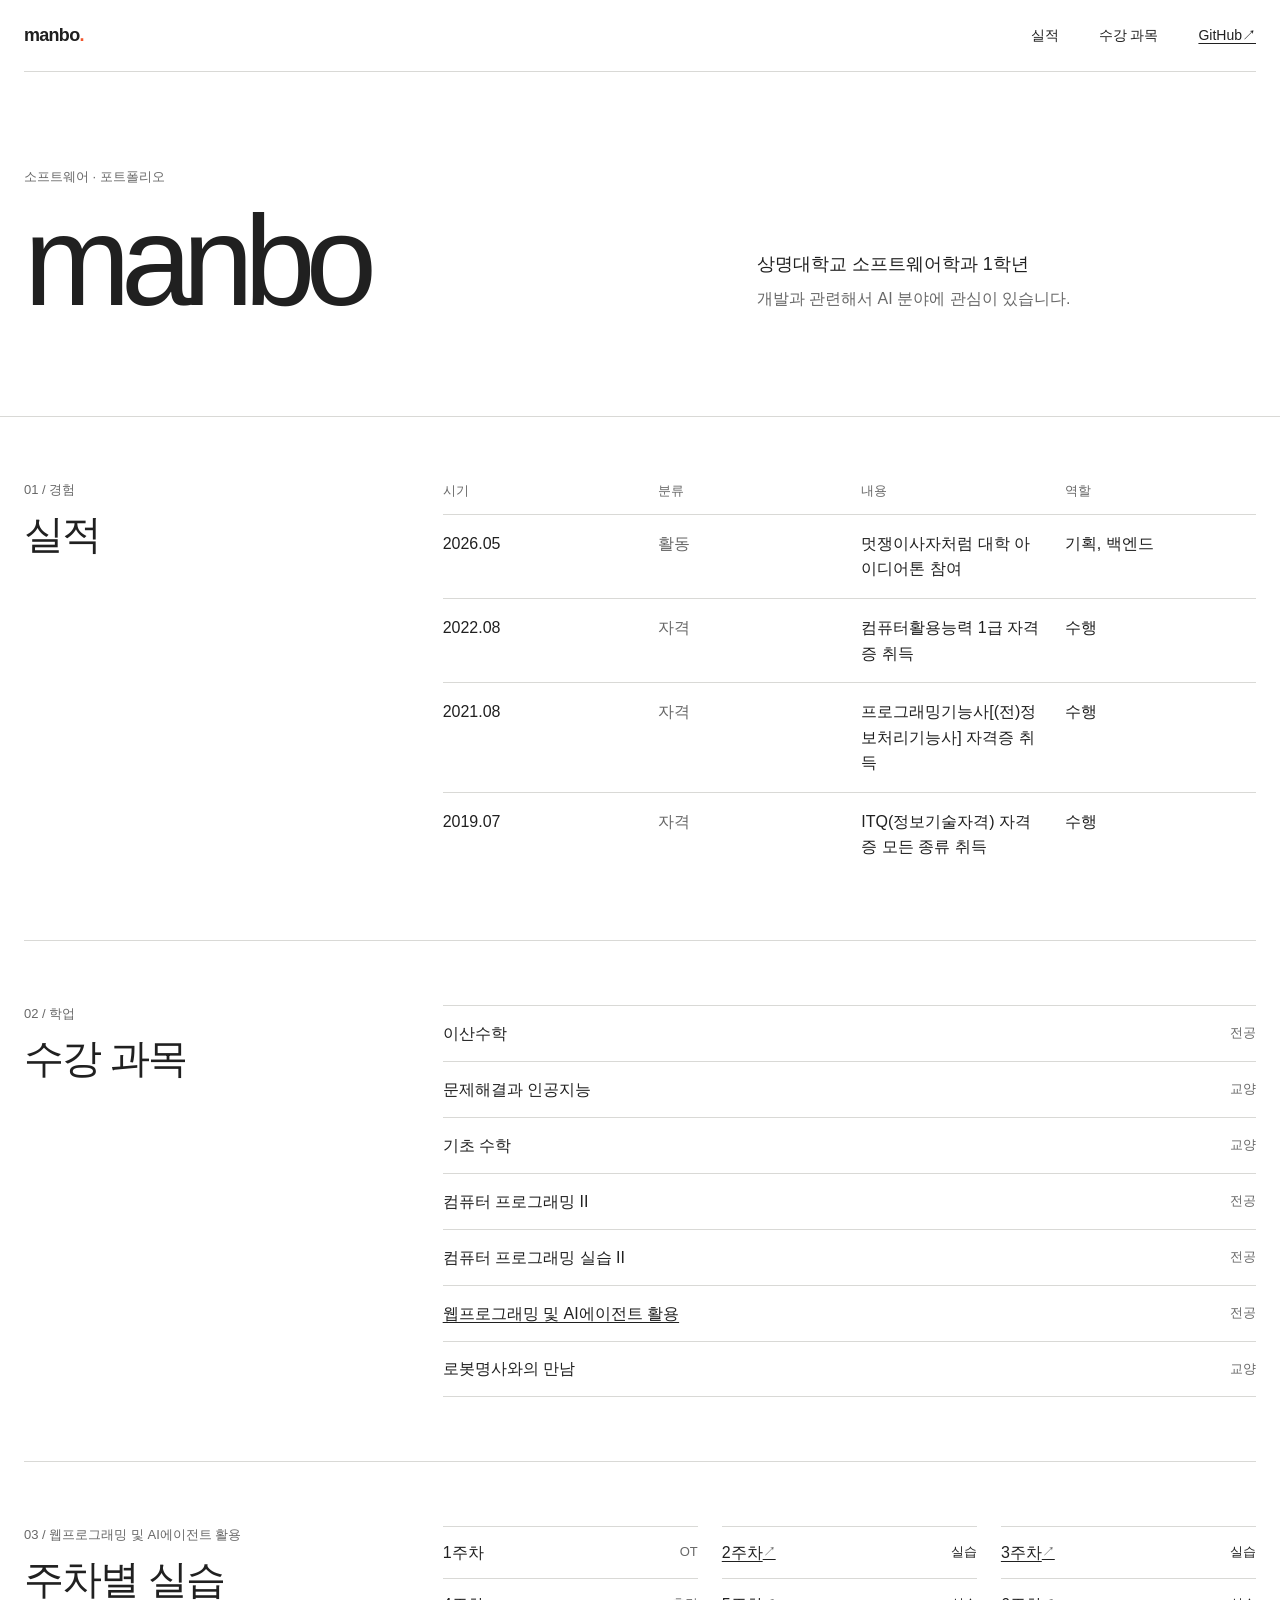
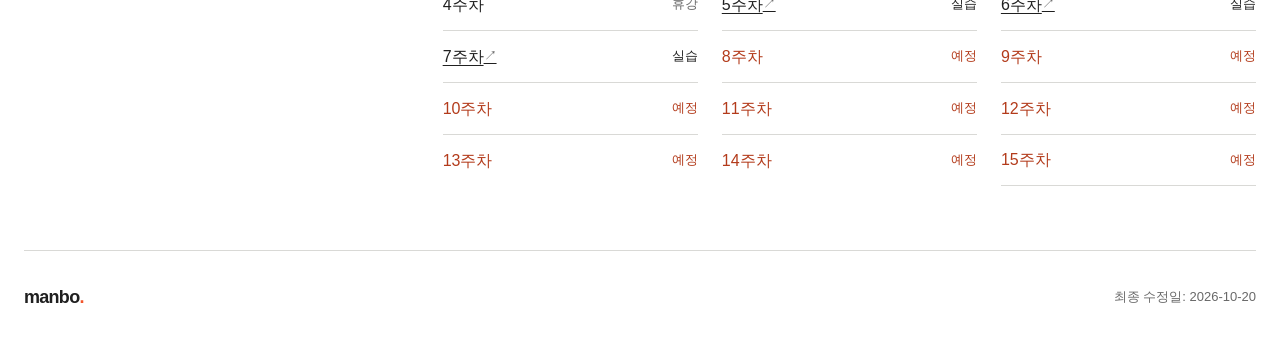
<file: index.html>
<!doctype html>
<html lang="ko">
  <head>
    <meta charset="utf-8">
    <meta name="viewport" content="width=device-width, initial-scale=1">
    <meta name="description" content="manbo의 프로젝트와 활동을 정리한 이력서입니다.">
    <title>manbo — 이력서</title>
    <link rel="stylesheet" href="styles.css">
  </head>
  <body>
    <header class="site-header">
      <div class="page-shell">
        <nav class="topbar" aria-label="주요 메뉴">
          <a class="wordmark" href="#top">manbo<span aria-hidden="true">.</span></a>
          <div class="topbar-links">
            <a href="#experience">실적</a>
            <a href="#courses">수강 과목</a>
            <a class="github-link" href="https://github.com/zammanbo0101-ctrl" target="_blank" rel="noopener noreferrer" aria-label="GitHub 프로필 (새 탭에서 열림)">
              GitHub <span aria-hidden="true">↗</span>
            </a>
          </div>
        </nav>

        <div class="intro" id="top">
          <p class="eyebrow">소프트웨어 · 포트폴리오</p>
          <h1>manbo</h1>
          <div class="intro-details">
            <p class="affiliation">상명대학교 소프트웨어학과 1학년</p>
            <p class="intro-copy">개발과 관련해서 AI 분야에 관심이 있습니다.</p>
          </div>
        </div>
      </div>
    </header>

    <main class="page-shell">
      <section class="content-section" id="experience" aria-labelledby="experience-title">
        <div class="section-heading">
          <p class="eyebrow">01 / 경험</p>
          <h2 id="experience-title">실적</h2>
        </div>
        <div class="table-wrap">
          <table class="experience-table">
            <caption class="visually-hidden">실적을 최신순으로 정리한 표</caption>
            <thead>
              <tr>
                <th scope="col">시기</th>
                <th scope="col">분류</th>
                <th scope="col">내용</th>
                <th scope="col">역할</th>
              </tr>
            </thead>
            <tbody>
              <tr>
                <td>2026.05</td>
                <td>활동</td>
                <td>멋쟁이사자처럼 대학 아이디어톤 참여</td>
                <td>기획, 백엔드</td>
              </tr>
              <tr>
                <td>2022.08</td>
                <td>자격</td>
                <td>컴퓨터활용능력 1급 자격증 취득</td>
                <td>수행</td>
              </tr>
              <tr>
                <td>2021.08</td>
                <td>자격</td>
                <td>프로그래밍기능사[(전)정보처리기능사] 자격증 취득</td>
                <td>수행</td>
              </tr>
              <tr>
                <td>2019.07</td>
                <td>자격</td>
                <td>ITQ(정보기술자격) 자격증 모든 종류 취득</td>
                <td>수행</td>
              </tr>
            </tbody>
          </table>
        </div>
      </section>

      <section class="content-section" id="courses" aria-labelledby="courses-title">
        <div class="section-heading">
          <p class="eyebrow">02 / 학업</p>
          <h2 id="courses-title">수강 과목</h2>
        </div>
        <ul class="course-list">
          <li><span>이산수학</span><span class="course-type">전공</span></li>
          <li><span>문제해결과 인공지능</span><span class="course-type">교양</span></li>
          <li><span>기초 수학</span><span class="course-type">교양</span></li>
          <li><span>컴퓨터 프로그래밍 II</span><span class="course-type">전공</span></li>
          <li><span>컴퓨터 프로그래밍 실습 II</span><span class="course-type">전공</span></li>
          <li id="web-programming"><a href="#weekly-practice">웹프로그래밍 및 AI에이전트 활용</a><span class="course-type">전공</span></li>
          <li><span>로봇명사와의 만남</span><span class="course-type">교양</span></li>
        </ul>
      </section>

      <section class="content-section" id="weekly-practice" aria-labelledby="practice-title">
        <div class="section-heading">
          <p class="eyebrow">03 / 웹프로그래밍 및 AI에이전트 활용</p>
          <h2 id="practice-title">주차별 실습</h2>
        </div>
        <ol class="week-list" aria-label="웹프로그래밍 주차별 링크">
          <li><span>1주차</span><span class="week-status">OT</span></li>
          <li><a href="practice/02/doc01.html">2주차 <span aria-hidden="true">↗</span></a><span class="week-status is-practice">실습</span></li>
          <li><a href="practice/03/doc2.html">3주차 <span aria-hidden="true">↗</span></a><span class="week-status is-practice">실습</span></li>
          <li><span>4주차</span><span class="week-status">휴강</span></li>
          <li><a href="practice/05/index.html">5주차 <span aria-hidden="true">↗</span></a><span class="week-status is-practice">실습</span></li>
          <li><a href="practice/06/doc04.html">6주차 <span aria-hidden="true">↗</span></a><span class="week-status is-practice">실습</span></li>
          <li><a href="practice/07/doc05.html">7주차 <span aria-hidden="true">↗</span></a><span class="week-status is-practice">실습</span></li>
          <li><span class="week-label is-upcoming">8주차</span><span class="week-status is-upcoming">예정</span></li>
          <li><span class="week-label is-upcoming">9주차</span><span class="week-status is-upcoming">예정</span></li>
          <li><span class="week-label is-upcoming">10주차</span><span class="week-status is-upcoming">예정</span></li>
          <li><span class="week-label is-upcoming">11주차</span><span class="week-status is-upcoming">예정</span></li>
          <li><span class="week-label is-upcoming">12주차</span><span class="week-status is-upcoming">예정</span></li>
          <li><span class="week-label is-upcoming">13주차</span><span class="week-status is-upcoming">예정</span></li>
          <li><span class="week-label is-upcoming">14주차</span><span class="week-status is-upcoming">예정</span></li>
          <li><span class="week-label is-upcoming">15주차</span><span class="week-status is-upcoming">예정</span></li>
        </ol>
      </section>
    </main>

    <footer class="site-footer">
      <div class="page-shell footer-inner">
        <a class="wordmark" href="#top">manbo<span aria-hidden="true">.</span></a>
        <p>최종 수정일: <time datetime="2026-10-20">2026-10-20</time></p>
      </div>
    </footer>
  </body>
</html>
</file>
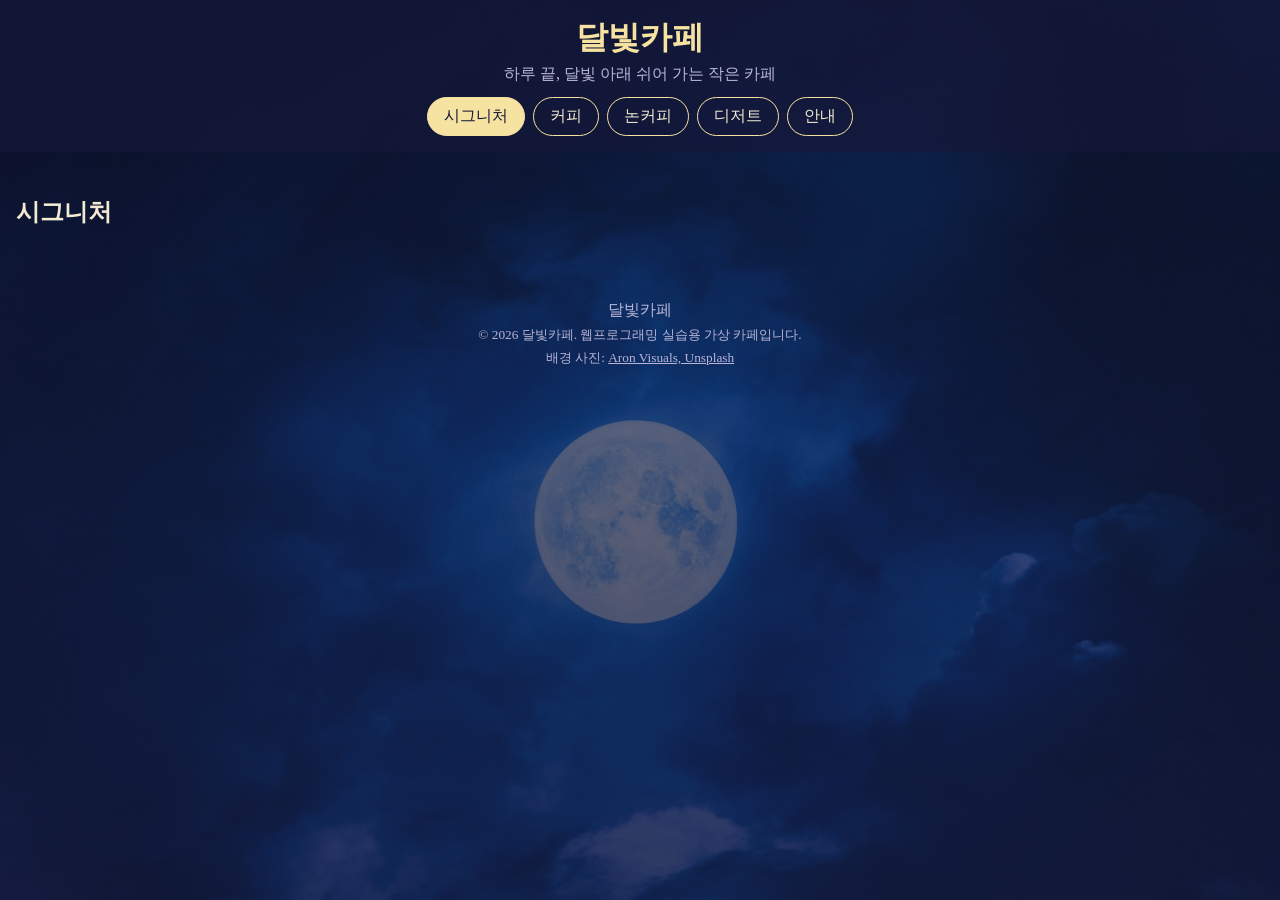
<file: cafe/index.html>
<!doctype html>
<html lang="ko">
  <head>
    <meta charset="utf-8">
    <meta name="viewport" content="width=device-width, initial-scale=1">
    <meta name="description" content="밤에 여는 작은 카페, 달빛카페의 메뉴판입니다.">
    <title>달빛카페 — 메뉴</title>
    <link rel="stylesheet" href="styles.css">
  </head>
  <body>
    <!-- 헤더: 로고, 한 줄 소개, 상단 메뉴 -->
    <header class="site-header" id="top">
      <h1 class="logo"><a href="#top">달빛카페</a></h1>
      <p class="tagline">하루 끝, 달빛 아래 쉬어 가는 작은 카페</p>

      <nav class="site-nav" aria-label="메뉴 바로가기">
        <ul>
          <li><a href="#signature">시그니처</a></li>
          <li><a href="#coffee">커피</a></li>
          <li><a href="#non-coffee">논커피</a></li>
          <li><a href="#dessert">디저트</a></li>
          <li><a href="#info">안내</a></li>
        </ul>
      </nav>
    </header>

    <!-- 구역 전환: JavaScript 없이 CSS :target으로 동작
         처음에는 시그니처만 보이고, 상단 메뉴를 누르면 그 구역만 보인다 -->
    <main>
      <!-- 시그니처: 대표 메뉴 4개 (3단계에서 채움) -->
      <section class="menu-section" id="signature" aria-labelledby="signature-title">
        <h2 id="signature-title">시그니처</h2>
      </section>

      <!-- 커피: 6종 + 디카페인 안내 (3단계에서 채움) -->
      <section class="menu-section" id="coffee" aria-labelledby="coffee-title">
        <h2 id="coffee-title">커피</h2>
      </section>

      <!-- 논커피 · 티: 라떼 / 에이드 / 티 (3단계에서 채움) -->
      <section class="menu-section" id="non-coffee" aria-labelledby="non-coffee-title">
        <h2 id="non-coffee-title">논커피 · 티</h2>

        <h3>라떼</h3>

        <h3>에이드</h3>

        <h3>티</h3>
      </section>

      <!-- 디저트: 3종 (3단계에서 채움) -->
      <section class="menu-section" id="dessert" aria-labelledby="dessert-title">
        <h2 id="dessert-title">디저트</h2>
      </section>

      <!-- 매장 안내: 영업시간, 휴무, 위치 (3단계에서 채움) -->
      <section class="info-section" id="info" aria-labelledby="info-title">
        <h2 id="info-title">매장 안내</h2>
      </section>
    </main>

    <!-- 푸터: 카페 이름, 저작권 표기 -->
    <footer class="site-footer">
      <p>달빛카페</p>
      <p><small>&copy; 2026 달빛카페. 웹프로그래밍 실습용 가상 카페입니다.</small></p>
      <p class="photo-credit"><small>배경 사진: <a href="https://unsplash.com/photos/jJ_CskRaG3g" target="_blank" rel="noopener noreferrer">Aron Visuals, Unsplash</a></small></p>
    </footer>
  </body>
</html>
</file>
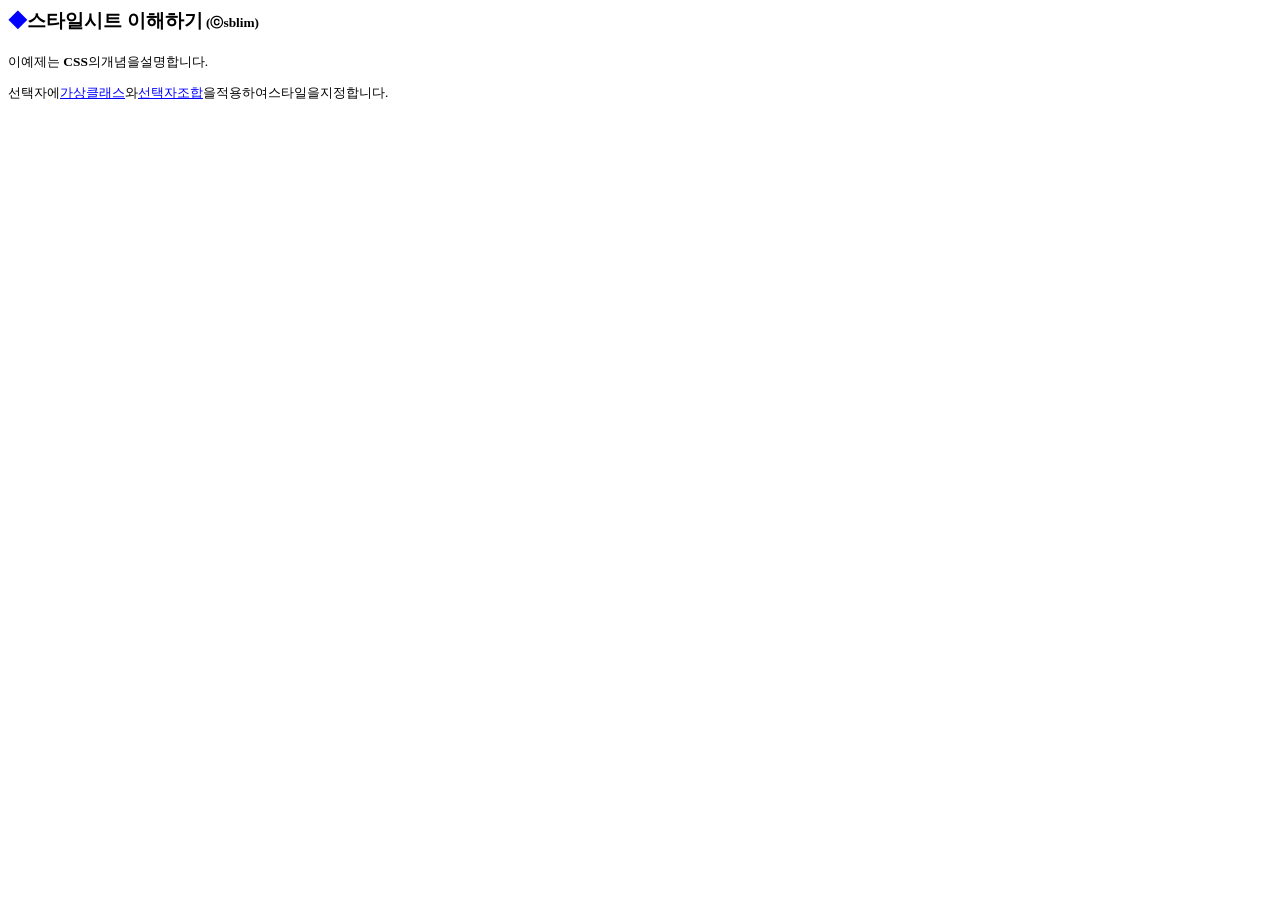
<file: practice/02/index.html>
<head>
    <meta charset="UTF-8">
</head>

<head>
    <style type="text/css">  
         p {font-size:10pt} 
         a:link { color: blue; }                    /* a태그의하이퍼링크 */
         a:visited { color: green; }   /* 방문한 a태그의링크 */     
         h3:before { content: "◆"; color: blue }               /* h3요소의앞에파란색◆문자삽입 */
         h3:after { content: " (ⓒsblim)"; font-size:10pt }   /* h3요소의뒤에콘텐츠삽입 */
     </style>
 </head>
 <body>
    <h3><strong>스타일시트</strong> 이해하기</h3> 
    <p>이예제는 <strong>CSS</strong>의개념을설명합니다.</p>
    <p>선택자에<a href="http://www.w3c.org">가상클래스</a>와<a 
href="http://mm.sm.ac.kr">선택자조합</a>을적용하여스타일을지정합니다.</p>
 </body>
</file>
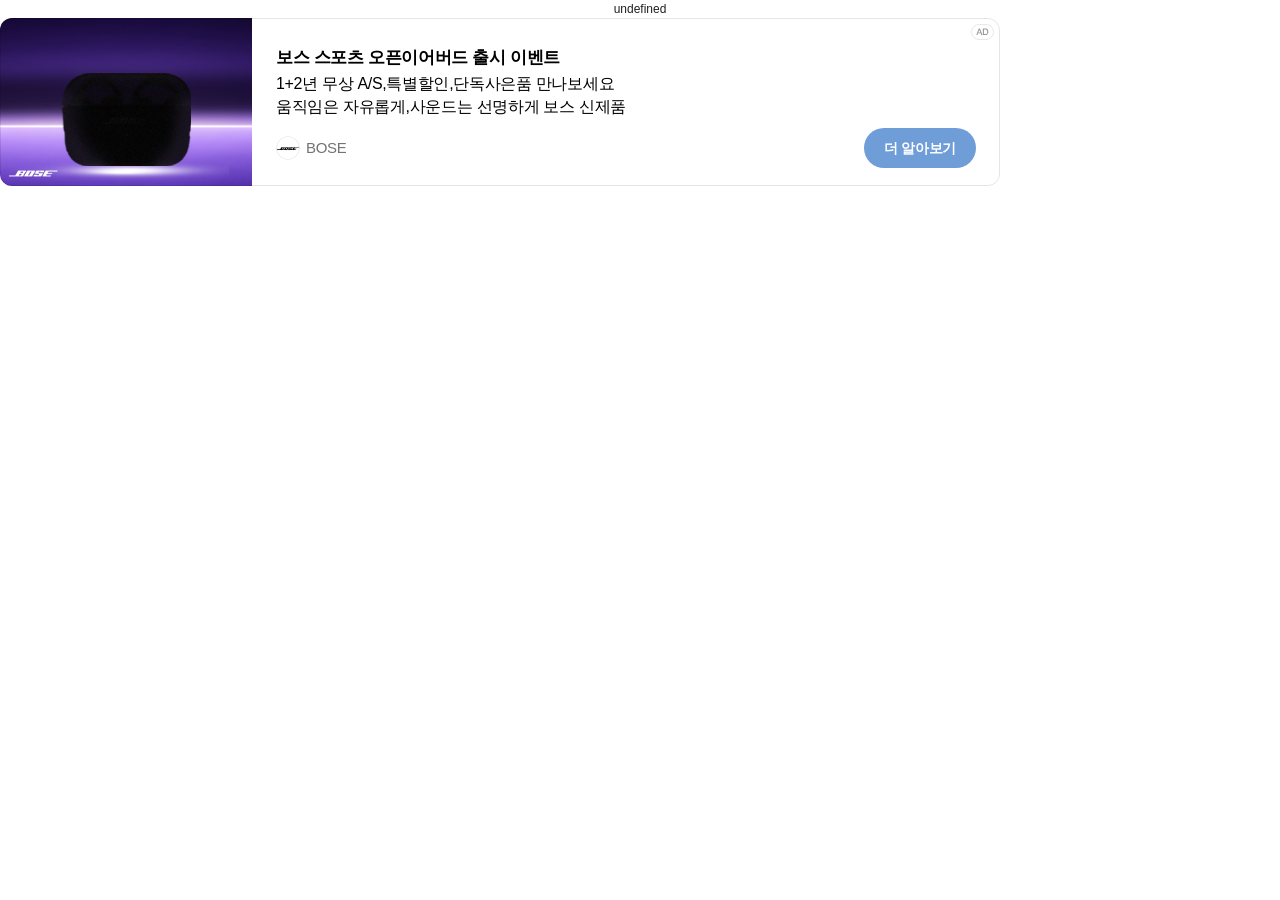
<file: '수시 먹통' 피해 신청 1588건 중 414건만 구제 대상 확정_files/saved_resource(1).html>
<!DOCTYPE html>
<!-- saved from url=(0055)https://n.news.naver.com/article/018/0006371300?sid=102 -->
<html style="--cta-bg-color: #8554D3; --cta-bg-color-dark: #8554D3; --benefit-badge-bg-color: #dce9fa; --benefit-badge-bg-color-dark: #364559; --benefit-badge-text-color: #425d80; --benefit-badge-text-color-dark: #d5e2f2;"><head><meta http-equiv="Content-Type" content="text/html; charset=UTF-8">
          
          <meta http-equiv="imagetoolbar" content="no">
          <meta http-equiv="imagetoolbar" content="false">
          <meta name="ROBOTS" content="NOINDEX">
          <meta name="ROBOTS" content="NOFOLLOW">
          <meta name="ROBOTS" content="NOARCHIVE">
          <meta name="ROBOTS" content="NOSNIPPET">
          <meta name="ROBOTS" content="NOODP">
          <!--<base target="_top">--><base href="." target="_top">
          <title>광고</title>
          <script type="text/javascript">
            window.onerror = function () { return true; };
          </script>
          <style type="text/css">
            #gfp_sf_body {
              min-width: 100%;
              width: 1px;
              margin: 0;
              padding: 0;
              background-color: transparent;
              text-align: center;
            }
            #gfp_sf_body table {
              margin: auto;
            }
            #inmobi-ad {
              text-align: left;
            }
          </style>
        <script type="text/javascript" src="./glad-admute.js.다운로드" async="" charset="utf-8"></script><style data-gfp-role="adMuteStyle" type="text/css">
@charset "UTF-8";
.banner_ad_wrapper .ico_logo_naver, .banner_ad_wrapper .back_btn {
  display: inline-block;
  background-image: url([data-uri]);
  background-size: 82px 40px;
  background-repeat: no-repeat;
  color: transparent;
}

.banner_ad_wrapper {
  font-family: -apple-system, BlinkMacSystemFont, 'Apple SD Gothic Neo', Helvetica, '맑은 고딕', 'Malgun Gothic', '돋움', Dotum, sans-serif;
  color: #202020;
  font-size: 12px;
  line-height: 1.5;
  text-align: left;
  position: relative;
}

.banner_ad_wrapper p, .banner_ad_wrapper h1, .banner_ad_wrapper h2, .banner_ad_wrapper h3, .banner_ad_wrapper h4, .banner_ad_wrapper h5, .banner_ad_wrapper h6, .banner_ad_wrapper ul, .banner_ad_wrapper ol, .banner_ad_wrapper li, .banner_ad_wrapper dl, .banner_ad_wrapper dt, .banner_ad_wrapper dd, .banner_ad_wrapper table, .banner_ad_wrapper th, .banner_ad_wrapper td, .banner_ad_wrapper form, .banner_ad_wrapper fieldset, .banner_ad_wrapper legend, .banner_ad_wrapper input, .banner_ad_wrapper textarea, .banner_ad_wrapper button, .banner_ad_wrapper select {
  margin: 0;
  padding: 0;
}

.banner_ad_wrapper img, .banner_ad_wrapper fieldset {
  border: 0;
}

.banner_ad_wrapper img {
  vertical-align: top;
}

.banner_ad_wrapper ul, .banner_ad_wrapper ol {
  list-style: none;
}

.banner_ad_wrapper em, .banner_ad_wrapper address, .banner_ad_wrapper i {
  font-style: normal;
}

.banner_ad_wrapper a {
  color: inherit;
  text-decoration: none;
}

.banner_ad_wrapper button {
  border: none;
  background: none;
  cursor: pointer;
  -webkit-user-select: none;
}

.banner_ad_wrapper .blind {
  position: absolute;
  overflow: hidden;
  width: 1px;
  height: 1px;
  margin: -1px;
  clip: rect(0, 0, 0, 0);
}

.banner_ad_wrapper .feedback_list {
  overflow-x: auto;
  overflow-y: hidden;
  padding-left: 15px;
  font-size: 0;
}

.banner_ad_wrapper .feedback_item {
  flex: 0 0 auto;
}

.banner_ad_wrapper .feedback_item:nth-child(n+3) {
  margin-top: 0;
}

.banner_ad_wrapper .feedback_item:nth-child(2n) {
  margin-left: 0;
}

.banner_ad_wrapper .feedback_item + .feedback_item {
  margin-left: 5px;
}

.banner_ad_wrapper .feedback_item:last-child {
  padding-right: 15px;
}

.banner_ad_wrapper .ad_mark_area {
  position: absolute;
  top: 4px;
  right: 2px;
  z-index: 10;
}

.banner_ad_wrapper .ad_mark,
.banner_ad_wrapper .ad_privacy,
.banner_ad_wrapper .ad_privacy_only,
.banner_ad_wrapper .ad_close {
  display: block;
  padding: 2px 4px;
  background-origin: content-box;
  box-sizing: content-box;
  background-repeat: no-repeat;
}

.banner_ad_wrapper .ad_close,
.banner_ad_wrapper .ad_mark {
  width: 23px;
  height: 16px;
  background-image: url("data:image/svg+xml,%3Csvg xmlns='http://www.w3.org/2000/svg' width='23' height='16' viewBox='0 0 23 16' fill='none'%3E%3Crect x='1' y='1' width='21' height='14' rx='7' fill='white' fill-opacity='0.4'/%3E%3Crect x='0.5' y='0.5' width='22' height='15' rx='7.5' stroke='%23222222' stroke-opacity='0.1'/%3E%3Cpath d='M7.74398 4.574H8.94098L11.416 11H10.21L9.60698 9.299H7.04198L6.43898 11H5.27798L7.74398 4.574ZM7.34798 8.444H9.30998L8.34698 5.681H8.31998L7.34798 8.444ZM11.8479 4.574H14.5119C15.0039 4.574 15.4299 4.658 15.7899 4.826C16.1499 4.994 16.4439 5.225 16.6719 5.519C16.8999 5.807 17.0679 6.146 17.1759 6.536C17.2899 6.926 17.3469 7.343 17.3469 7.787C17.3469 8.231 17.2899 8.648 17.1759 9.038C17.0679 9.428 16.8999 9.77 16.6719 10.064C16.4439 10.352 16.1499 10.58 15.7899 10.748C15.4299 10.916 15.0039 11 14.5119 11H11.8479V4.574ZM12.9729 10.082H14.0799C14.5179 10.082 14.8749 10.025 15.1509 9.911C15.4329 9.791 15.6519 9.629 15.8079 9.425C15.9699 9.215 16.0779 8.972 16.1319 8.696C16.1919 8.414 16.2219 8.111 16.2219 7.787C16.2219 7.463 16.1919 7.163 16.1319 6.887C16.0779 6.605 15.9699 6.362 15.8079 6.158C15.6519 5.948 15.4329 5.786 15.1509 5.672C14.8749 5.552 14.5179 5.492 14.0799 5.492H12.9729V10.082Z' fill='black' fill-opacity='0.4'/%3E%3C/svg%3E");
}

.banner_ad_wrapper .ad_privacy_only,
.banner_ad_wrapper .ad_privacy {
  width: 18px;
  height: 18px;
  background-image: url("data:image/svg+xml,%3Csvg xmlns='http://www.w3.org/2000/svg' width='18' height='18' viewBox='0 0 18 18' fill='none'%3E%3Crect x='1' y='1' width='16' height='16' rx='8' fill='white' fill-opacity='0.4'/%3E%3Crect x='0.5' y='0.5' width='17' height='17' rx='8.5' stroke='%23222222' stroke-opacity='0.1'/%3E%3Cpath d='M8.97461 8.39941C9.45773 8.39941 9.8494 8.79134 9.84961 9.27441V12.5244C9.84961 13.0077 9.45786 13.3994 8.97461 13.3994C8.49154 13.3992 8.09961 13.0075 8.09961 12.5244V9.27441C8.09982 8.79147 8.49167 8.39963 8.97461 8.39941ZM8.97461 4.7998C9.65103 4.7998 10.2 5.34804 10.2002 6.02441C10.2002 6.70096 9.65116 7.25 8.97461 7.25C8.29824 7.24979 7.75 6.70083 7.75 6.02441C7.75021 5.34817 8.29837 4.80002 8.97461 4.7998Z' fill='black' fill-opacity='0.4'/%3E%3C/svg%3E");
}

.banner_ad_wrapper .flow_area {
  display: none;
  position: absolute;
  top: 0;
  right: 0;
  bottom: 0;
  left: 0;
  z-index: 10;
  background-color: #f5f7fd;
}

.banner_ad_wrapper .ico_logo_naver {
  background-position: -44px -32px;
  background-repeat: no-repeat;
  width: 32px;
  height: 6px;
  position: absolute;
  top: 6px;
  right: 6px;
}

.banner_ad_wrapper .feedback_area {
  display: none;
  height: 100%;
  padding: 10px 25px;
  box-sizing: border-box;
  flex-direction: column;
  justify-content: center;
  align-items: center;
}

.banner_ad_wrapper .feedback_area.result {
  padding: 0;
}

.banner_ad_wrapper .feedback_area.result .feedback_title {
  line-height: 1.5;
  text-align: center;
  word-wrap: break-word;
  word-break: keep-all;
  color: rgba(48, 48, 56, 0.5);
}

.banner_ad_wrapper .feedback_title {
  font-size: 15px;
  line-height: 1;
  color: #303038;
  letter-spacing: -0.5px;
}

.banner_ad_wrapper .confirm_btns {
  display: flex;
  width: 100%;
  max-width: 315px;
  margin-top: 20px;
}

.banner_ad_wrapper .confirm_btn {
  flex: 1;
  max-width: 155px;
  min-height: 34px;
  padding: 8px 10px 7px;
  border-radius: 5px;
  box-shadow: 0 0 6px 0 rgba(0, 0, 0, 0.05);
  background-color: #4393ff;
  font-size: 14px;
  font-weight: 700;
  line-height: 1.2;
  letter-spacing: -0.5px;
  word-break: keep-all;
  color: #fff;
}

.banner_ad_wrapper .confirm_btn:hover, .banner_ad_wrapper .confirm_btn:focus-visible {
  background-color: #3182f0;
}

.banner_ad_wrapper .confirm_btn + .confirm_btn {
  margin-left: 5px;
  border: 1px solid rgba(0, 0, 0, 0.1);
  box-shadow: 0 0 6px 0 rgba(0, 0, 0, 0.06);
  background-color: rgba(255, 255, 255, 0.9);
  font-weight: 400;
  color: #303038;
}

.banner_ad_wrapper .confirm_btn + .confirm_btn:hover, .banner_ad_wrapper .confirm_btn + .confirm_btn:focus-visible {
  background-color: rgba(240, 241, 241, 0.9);
}

.banner_ad_wrapper .ico_privacy {
  display: none;
  width: 8px;
  height: 8px;
}

.banner_ad_wrapper .back_btn {
  background-position: -22px -22px;
  background-repeat: no-repeat;
  width: 18px;
  height: 18px;
  position: absolute;
  top: 4px;
  left: 4px;
}

.banner_ad_wrapper .back_btn:hover, .banner_ad_wrapper .back_btn:focus-visible {
  background-position: 0px -22px;
}

.banner_ad_wrapper .feedback_list {
  display: flex;
  position: relative;
  width: 100%;
  max-width: 315px;
  margin-top: 10px;
  box-sizing: border-box;
  -webkit-overflow-scrolling: touch;
}

.banner_ad_wrapper .feedback_btn {
  width: 100%;
  min-height: 29px;
  max-width: 155px;
  border: 1px solid rgba(0, 0, 0, 0.1);
  border-radius: 5px;
  box-shadow: 0 0 6px 0 rgba(0, 0, 0, 0.06);
  background-color: rgba(255, 255, 255, 0.9);
  font-size: 8px;
  line-height: 1;
  letter-spacing: -0.5px;
  color: #303038;
}

.banner_ad_wrapper .feedback_btn:hover, .banner_ad_wrapper .feedback_btn:focus-visible {
  background-color: rgba(240, 241, 241, 0.9);
}

.banner_ad_wrapper .feedback_list::-webkit-scrollbar {
  height: 4px;
}

.banner_ad_wrapper .feedback_list::-webkit-scrollbar-button {
  display: none;
}

.banner_ad_wrapper .feedback_list::-webkit-scrollbar-track {
  margin: 5px 15px;
  border-radius: 5px;
  background-color: rgba(0, 0, 0, 0.1);
}

.banner_ad_wrapper .feedback_list::-webkit-scrollbar-thumb {
  margin: 5px 15px;
  border-radius: 5px;
  background-color: rgba(0, 0, 0, 0.15);
}

.banner_ad_wrapper .flow_area.confirm .feedback_area.confirm {
  display: flex;
}

.banner_ad_wrapper .flow_area.question .feedback_area.question {
  display: flex;
}

.banner_ad_wrapper .flow_area.result .feedback_area.result {
  display: flex;
}

.banner_ad_wrapper .flow_area.confirm .feedback_area.confirm.privacy {
  display: none;
}

.banner_ad_wrapper.feedback_on .flow_area {
  display: block;
}

.banner_ad_wrapper.feedback_on .ad_mark_area {
  display: none;
}

.banner_ad_wrapper.type_step2_2x3 .ico_logo_naver, .banner_ad_wrapper.type_step2_3x2 .ico_logo_naver, .banner_ad_wrapper.type_min_h68 .ico_logo_naver, .banner_ad_wrapper.type_min_h77 .ico_logo_naver, .banner_ad_wrapper.type_min_h80 .ico_logo_naver, .banner_ad_wrapper.type_min_h129 .ico_logo_naver, .banner_ad_wrapper.type_horizontal .ico_logo_naver, .banner_ad_wrapper.type_vertical .ico_logo_naver {
  background-position: -44px -11px;
  width: 38px;
  height: 7px;
}

.banner_ad_wrapper.type_min_w320 .feedback_area, .banner_ad_wrapper.type_min_w360 .feedback_area, .banner_ad_wrapper.type_min_w375 .feedback_area, .banner_ad_wrapper.type_min_w437 .feedback_area {
  padding: 10px 50px;
}

.banner_ad_wrapper.type_min_w320 .feedback_area.result, .banner_ad_wrapper.type_min_w360 .feedback_area.result, .banner_ad_wrapper.type_min_w375 .feedback_area.result, .banner_ad_wrapper.type_min_w437 .feedback_area.result {
  padding: 0;
}

.banner_ad_wrapper.type_min_w320 .feedback_title, .banner_ad_wrapper.type_min_w360 .feedback_title, .banner_ad_wrapper.type_min_w375 .feedback_title, .banner_ad_wrapper.type_min_w437 .feedback_title {
  font-size: 14px;
}

.banner_ad_wrapper.type_min_w320 .feedback_list, .banner_ad_wrapper.type_min_w360 .feedback_list, .banner_ad_wrapper.type_min_w375 .feedback_list, .banner_ad_wrapper.type_min_w437 .feedback_list {
  overflow: visible;
  padding-left: 0;
}

.banner_ad_wrapper.type_min_w320 .feedback_btn {
  font-size: 13px;
}

.banner_ad_wrapper.type_min_w360 .feedback_btn {
  min-height: 34px;
  font-size: 14px;
}

.banner_ad_wrapper.type_min_w375 .confirm_btn,
.banner_ad_wrapper.type_min_w375 .feedback_btn {
  min-height: 34px;
}

.banner_ad_wrapper.type_min_w375 .feedback_btn {
  font-size: 14px;
}

.banner_ad_wrapper.type_min_w437 .feedback_title {
  font-size: 15px;
}

.banner_ad_wrapper.type_min_w437 .confirm_btns {
  max-width: 295px;
}

.banner_ad_wrapper.type_min_w437 .confirm_btn,
.banner_ad_wrapper.type_min_w437 .feedback_btn {
  max-width: 145px;
}

.banner_ad_wrapper.type_min_w437 .feedback_btn {
  min-height: 34px;
  font-size: 14px;
}

.banner_ad_wrapper.privacy .confirm_btn {
  white-space: nowrap;
}

.banner_ad_wrapper.privacy .confirm_btn + .confirm_btn {
  max-width: none;
}

.banner_ad_wrapper.privacy .flow_area.confirm .feedback_area.confirm.privacy {
  display: flex;
}

.banner_ad_wrapper.privacy .flow_area.confirm .feedback_area.confirm:not(.privacy) {
  display: none;
}

.banner_ad_wrapper.privacy .ico_privacy {
  display: inline-block;
}

.banner_ad_wrapper.type_horizontal .feedback_area {
  flex-direction: row;
  padding: 10px 50px;
}

.banner_ad_wrapper.type_horizontal .feedback_title {
  flex-shrink: 0;
  margin-right: 10px;
  font-size: 12px;
}

.banner_ad_wrapper.type_horizontal .confirm_btns {
  max-width: 205px;
  margin-top: 0;
}

.banner_ad_wrapper.type_horizontal .confirm_btn {
  flex: 0 1 100px;
  min-height: 24px;
  padding: 4px 10px;
  font-size: 11px;
  letter-spacing: -0.5px;
}

.banner_ad_wrapper.type_horizontal .feedback_list {
  overflow-x: auto;
  overflow-y: hidden;
  width: auto;
  max-width: none;
  margin-top: 0;
  padding-left: 0;
  flex-wrap: nowrap;
}

.banner_ad_wrapper.type_horizontal .feedback_item {
  flex: 0 0 auto;
}

.banner_ad_wrapper.type_horizontal .feedback_item + .feedback_item {
  margin: 0 0 0 5px;
}

.banner_ad_wrapper.type_horizontal .feedback_btn {
  min-height: 24px;
  padding: 5px 10px 5px 9px;
  font-size: 11px;
}

.banner_ad_wrapper.type_vertical .feedback_area {
  padding: 18px 50px;
}

.banner_ad_wrapper.type_vertical .feedback_area.result {
  padding: 0;
}

.banner_ad_wrapper.type_vertical .feedback_area.confirm .feedback_title {
  font-size: 12px;
  white-space: nowrap;
}

.banner_ad_wrapper.type_vertical .feedback_area.question .feedback_title,
.banner_ad_wrapper.type_vertical .feedback_area.result .feedback_title {
  font-size: 12px;
}

.banner_ad_wrapper.type_vertical .confirm_btns {
  flex-direction: column;
  align-items: center;
  margin-top: 10px;
}

.banner_ad_wrapper.type_vertical .confirm_btn {
  width: 100%;
  min-height: 24px;
  padding: 4px 10px;
  font-size: 11px;
}

.banner_ad_wrapper.type_vertical .confirm_btn + .confirm_btn {
  margin: 5px 0 0;
}

.banner_ad_wrapper.type_vertical .feedback_area.privacy .confirm_btn + .confirm_btn {
  padding: 10px;
  flex-shrink: 0;
}

.banner_ad_wrapper.type_vertical .feedback_list {
  overflow: visible;
  padding-left: 0;
  flex-direction: column;
}

.banner_ad_wrapper.type_vertical .feedback_item {
  flex: 0 1 auto;
  padding-right: 0;
  text-align: center;
}

.banner_ad_wrapper.type_vertical .feedback_item + .feedback_item {
  margin: 5px 0 0;
}

.banner_ad_wrapper.type_vertical .feedback_btn {
  min-height: 24px;
  padding: 0 20px;
  font-size: 11px;
}

.banner_ad_wrapper.type_vertical.type_high_height .feedback_area.question,
.banner_ad_wrapper.type_vertical.type_high_height .feedback_area.confirm {
  padding: 18px 20px;
}

.banner_ad_wrapper.type_vertical.type_high_height .feedback_area.confirm .feedback_title {
  white-space: normal;
  word-break: keep-all;
  line-height: 1.25;
  text-align: center;
}

.banner_ad_wrapper.type_vertical.type_high_height .feedback_area.confirm .confirm_btn {
  max-width: 100px;
}

.banner_ad_wrapper.type_vertical.type_high_height .feedback_area.privacy .confirm_btn {
  max-width: 155px;
}

.banner_ad_wrapper.type_vertical.type_high_height .feedback_btn {
  padding: 0 9px;
}

.banner_ad_wrapper.type_vertical.type_high_height.type_min_w210 .feedback_area.question {
  padding: 18px 50px;
}

.banner_ad_wrapper.type_vertical.type_high_height.type_min_w210 .feedback_area.question .feedback_title {
  font-size: 13px;
}

.banner_ad_wrapper.type_vertical.type_high_height.type_min_w210 .confirm_btn {
  min-height: 29px;
  font-size: 12px;
}

.banner_ad_wrapper.type_vertical.type_high_height.type_min_w210 .feedback_area.confirm .feedback_title {
  font-size: 13px;
}

.banner_ad_wrapper.type_vertical.type_high_height.type_min_w210 .feedback_btn {
  padding: 0 20px;
  min-height: 29px;
  font-size: 12px;
}

.banner_ad_wrapper.type_vertical.type_1to1 .feedback_area.question .feedback_title,
.banner_ad_wrapper.type_vertical.type_1to1 .feedback_area.confirm .feedback_title,
.banner_ad_wrapper.type_vertical.type_1to1 .feedback_area.result .feedback_title {
  font-size: 13px;
}

.banner_ad_wrapper.type_vertical.type_1to1 .confirm_btn {
  min-height: 26px;
  font-size: 12px;
}

.banner_ad_wrapper.type_vertical.type_1to1 .feedback_btn {
  min-height: 26px;
  font-size: 12px;
}

.banner_ad_wrapper.type_vertical.type_multiple_row .feedback_area.question {
  padding: 18px 10px;
}

.banner_ad_wrapper.type_vertical.type_multiple_row .feedback_area.confirm .feedback_title {
  font-size: 12px;
}

.banner_ad_wrapper.type_vertical.type_multiple_row .feedback_btn {
  padding: 0 5px;
}

.banner_ad_wrapper.type_multiple_row .feedback_list {
  flex-direction: row;
  flex-wrap: wrap;
  gap: 5px;
}

.banner_ad_wrapper.type_multiple_row .feedback_item {
  flex: 1 0 auto;
  margin: 0;
}

.banner_ad_wrapper.type_multiple_row .feedback_item + .feedback_item {
  margin: 0;
}

.banner_ad_wrapper.type_step2_2x3 .feedback_list, .banner_ad_wrapper.type_step2_3x2 .feedback_list {
  flex-wrap: wrap;
}

.banner_ad_wrapper.type_step2_2x3 .feedback_item, .banner_ad_wrapper.type_step2_3x2 .feedback_item {
  flex: 1 0 48%;
}

.banner_ad_wrapper.type_step2_2x3 .feedback_item + .feedback_item, .banner_ad_wrapper.type_step2_3x2 .feedback_item + .feedback_item {
  margin-left: 0;
}

.banner_ad_wrapper.type_step2_2x3 .feedback_item:last-child, .banner_ad_wrapper.type_step2_3x2 .feedback_item:last-child {
  padding-right: 0;
}

.banner_ad_wrapper.type_step2_2x3 .feedback_item:nth-child(n+3), .banner_ad_wrapper.type_step2_3x2 .feedback_item:nth-child(n+3) {
  margin-top: 5px;
}

.banner_ad_wrapper.type_step2_2x3 .feedback_item:nth-child(2n), .banner_ad_wrapper.type_step2_3x2 .feedback_item:nth-child(2n) {
  margin-left: 5px;
}

.banner_ad_wrapper.type_step2_2x3 .feedback_area.result {
  padding: 0;
}

.banner_ad_wrapper.type_step2_2x3 .feedback_area.question .feedback_title {
  font-size: 14px;
}

.banner_ad_wrapper.type_step2_2x3 .feedback_list {
  overflow: visible;
  padding-left: 0;
}

.banner_ad_wrapper.type_step2_2x3.type_min_h129 .feedback_btn {
  min-height: 29px;
  font-size: 13px;
}

.banner_ad_wrapper.type_step2_2x3.type_min_w360 .feedback_area.question .feedback_title,
.banner_ad_wrapper.type_step2_2x3.type_min_w360 .feedback_title, .banner_ad_wrapper.type_step2_2x3.type_min_w375 .feedback_area.question .feedback_title,
.banner_ad_wrapper.type_step2_2x3.type_min_w375 .feedback_title, .banner_ad_wrapper.type_step2_2x3.type_min_w437 .feedback_area.question .feedback_title,
.banner_ad_wrapper.type_step2_2x3.type_min_w437 .feedback_title {
  font-size: 15px;
}

.banner_ad_wrapper.type_step2_2x3.type_min_w360 .feedback_btn, .banner_ad_wrapper.type_step2_2x3.type_min_w375 .feedback_btn, .banner_ad_wrapper.type_step2_2x3.type_min_w437 .feedback_btn {
  min-height: 34px;
  font-size: 14px;
}

.banner_ad_wrapper.type_step2_3x2 .feedback_list {
  max-width: 445px;
  min-width: 337px;
}

.banner_ad_wrapper.type_step2_3x2 .feedback_item {
  flex-basis: 32.3%;
}

.banner_ad_wrapper.type_step2_3x2 .feedback_item:nth-child(n+3) {
  margin-top: 0;
}

.banner_ad_wrapper.type_step2_3x2 .feedback_item:nth-child(n+4) {
  margin-top: 5px;
}

.banner_ad_wrapper.type_step2_3x2 .feedback_item:nth-child(3n), .banner_ad_wrapper.type_step2_3x2 .feedback_item:nth-child(3n+2) {
  margin-left: 5px;
}

.banner_ad_wrapper.type_step2_3x2 .feedback_item:nth-child(4n) {
  margin-left: 0;
}

.banner_ad_wrapper.type_step2_3x2 .feedback_btn {
  padding: 8px 0;
}

.banner_ad_wrapper.type_step2_6x1 .feedback_area.question,
.banner_ad_wrapper.type_step2_6x1 .feedback_area.result {
  padding: 0;
}

.banner_ad_wrapper.type_step2_6x1 .feedback_title {
  font-size: 10px;
}

.banner_ad_wrapper.type_step2_6x1 .confirm_btns {
  margin-top: 3px;
}

.banner_ad_wrapper.type_step2_6x1 .confirm_btn,
.banner_ad_wrapper.type_step2_6x1 .feedback_btn {
  min-height: 18px;
  padding: 2px 10px 1px;
  font-size: 10px;
}

.banner_ad_wrapper.type_step2_6x1 .feedback_list {
  display: block;
  overflow-x: auto;
  overflow-y: hidden;
  max-width: none;
  margin-top: 3px;
  padding-left: 15px;
  text-align: center;
  white-space: nowrap;
}

.banner_ad_wrapper.type_step2_6x1 .feedback_item {
  display: inline-block;
}

.banner_ad_wrapper.type_step2_6x1.type_min_w320 .feedback_item, .banner_ad_wrapper.type_step2_6x1.type_min_w360 .feedback_item, .banner_ad_wrapper.type_step2_6x1.type_min_w375 .feedback_item, .banner_ad_wrapper.type_step2_6x1.type_min_w437 .feedback_item {
  margin-top: 0;
}

.banner_ad_wrapper.type_step2_6x1.type_min_w320 .feedback_item + .feedback_item, .banner_ad_wrapper.type_step2_6x1.type_min_w360 .feedback_item + .feedback_item, .banner_ad_wrapper.type_step2_6x1.type_min_w375 .feedback_item + .feedback_item, .banner_ad_wrapper.type_step2_6x1.type_min_w437 .feedback_item + .feedback_item {
  margin-left: 5px;
}

.banner_ad_wrapper.type_step2_6x1.type_min_w320 .feedback_item:last-child, .banner_ad_wrapper.type_step2_6x1.type_min_w360 .feedback_item:last-child, .banner_ad_wrapper.type_step2_6x1.type_min_w375 .feedback_item:last-child, .banner_ad_wrapper.type_step2_6x1.type_min_w437 .feedback_item:last-child {
  padding-right: 15px;
}

.banner_ad_wrapper.type_step2_6x1.type_min_w360 .feedback_area.confirm, .banner_ad_wrapper.type_step2_6x1.type_min_w375 .feedback_area.confirm, .banner_ad_wrapper.type_step2_6x1.type_min_w437 .feedback_area.confirm {
  padding-left: 80px;
  padding-right: 80px;
}

.banner_ad_wrapper.type_step2_6x1.type_min_h80.type_min_w360 .feedback_area.confirm, .banner_ad_wrapper.type_step2_6x1.type_min_h80.type_min_w375 .feedback_area.confirm, .banner_ad_wrapper.type_step2_6x1.type_min_h80.type_min_w437 .feedback_area.confirm {
  padding-left: 50px;
  padding-right: 50px;
}

.banner_ad_wrapper.type_step2_6x1.type_min_h80.type_min_w320 .feedback_title {
  font-size: 12px;
}

.banner_ad_wrapper.type_step2_6x1.type_min_h80.type_min_w320 .confirm_btns {
  margin-top: 8px;
}

.banner_ad_wrapper.type_step2_6x1.type_min_h80.type_min_w320 .confirm_btn {
  min-height: 28px;
  font-size: 11px;
}

.banner_ad_wrapper.type_step2_6x1.type_min_h80.type_min_w320 .feedback_list {
  margin-top: 8px;
}

.banner_ad_wrapper.type_step2_6x1.type_min_h80.type_min_w320 .feedback_btn {
  min-height: 28px;
  font-size: 11px;
}

.banner_ad_wrapper.type_step2_6x1.type_min_h80.type_min_w360 .feedback_title {
  font-size: 14px;
}

.banner_ad_wrapper.type_step2_6x1.type_min_h80.type_min_w360 .confirm_btns {
  margin-top: 9px;
}

.banner_ad_wrapper.type_step2_6x1.type_min_h80.type_min_w360 .confirm_btn,
.banner_ad_wrapper.type_step2_6x1.type_min_h80.type_min_w360 .feedback_btn {
  min-height: 32px;
  font-size: 13px;
}

.banner_ad_wrapper.type_step2_6x1.type_min_h80.type_min_w360 .feedback_list {
  margin-top: 9px;
}

.banner_ad_wrapper.type_step2_6x1.type_min_h80.type_min_w375 .feedback_list {
  margin-top: 9px;
}

.banner_ad_wrapper.type_step2_6x1.type_min_h80.type_min_w437 .confirm_btns {
  margin-top: 10px;
}

.banner_ad_wrapper.type_step2_6x1.type_min_h80.type_min_w437 .confirm_btn {
  min-height: 34px;
  font-size: 14px;
}

.banner_ad_wrapper.type_step2_6x1.type_min_h80.type_min_w437 .feedback_list {
  margin-top: 9px;
}

.banner_ad_wrapper.type_step2_6x1.type_min_h80.type_min_w437 .feedback_btn {
  min-height: 34px;
  font-size: 14px;
}

.banner_ad_wrapper.type_step2_6x1.type_min_h129.type_min_w360 .feedback_area.confirm, .banner_ad_wrapper.type_step2_6x1.type_min_h129.type_min_w375 .feedback_area.confirm, .banner_ad_wrapper.type_step2_6x1.type_min_h129.type_min_w437 .feedback_area.confirm {
  padding-left: 50px;
  padding-right: 50px;
}

.banner_ad_wrapper.type_step2_6x1.type_min_h129.type_min_w320 .feedback_list {
  margin-top: 20px;
}

.banner_ad_wrapper.type_step2_6x1.type_min_h129.type_min_w360 .confirm_btns,
.banner_ad_wrapper.type_step2_6x1.type_min_h129.type_min_w360 .feedback_list {
  margin-top: 20px;
}

.banner_ad_wrapper.type_step2_6x1.type_min_h129.type_min_w360 .confirm_btn,
.banner_ad_wrapper.type_step2_6x1.type_min_h129.type_min_w360 .feedback_btn {
  min-height: 32px;
  font-size: 13px;
}

.banner_ad_wrapper.type_step2_6x1.type_min_h129.type_min_w375 .feedback_list {
  margin-top: 20px;
}

.banner_ad_wrapper.type_step2_6x1.type_min_h129.type_min_w437 .feedback_list {
  margin-top: 20px;
}

.banner_ad_wrapper.type_min_h68 .ico_privacy {
  width: 11px;
  height: 11px;
  vertical-align: -2px;
}

.banner_ad_wrapper.type_min_h68 .feedback_title {
  font-size: 12px;
}

.banner_ad_wrapper.type_min_h68 .confirm_btns,
.banner_ad_wrapper.type_min_h68 .feedback_list {
  margin-top: 8px;
}

.banner_ad_wrapper.type_min_h68 .confirm_btn,
.banner_ad_wrapper.type_min_h68 .feedback_btn {
  min-height: 28px;
  font-size: 11px;
}

.banner_ad_wrapper.type_min_h77 .ico_privacy {
  width: 12px;
  height: 12px;
  vertical-align: -1px;
}

.banner_ad_wrapper.type_min_h77 .feedback_title {
  font-size: 14px;
}

.banner_ad_wrapper.type_min_h77 .confirm_btns,
.banner_ad_wrapper.type_min_h77 .feedback_list {
  margin-top: 10px;
}

.banner_ad_wrapper.type_min_h77 .confirm_btn,
.banner_ad_wrapper.type_min_h77 .feedback_btn {
  min-height: 32px;
  font-size: 13px;
}

.banner_ad_wrapper.type_min_h80 .ico_privacy {
  width: 13px;
  height: 13px;
  vertical-align: -1px;
}

.banner_ad_wrapper.type_min_h80 .feedback_title {
  font-size: 15px;
}

.banner_ad_wrapper.type_min_h80 .confirm_btns,
.banner_ad_wrapper.type_min_h80 .feedback_list {
  margin-top: 10px;
}

.banner_ad_wrapper.type_min_h80 .confirm_btn,
.banner_ad_wrapper.type_min_h80 .feedback_btn {
  min-height: 34px;
  font-size: 14px;
}

.banner_ad_wrapper.type_min_h129 .ico_privacy {
  width: 13px;
  height: 13px;
  vertical-align: -1px;
}

.banner_ad_wrapper.type_min_h129 .feedback_title {
  font-size: 15px;
}

.banner_ad_wrapper.type_min_h129 .confirm_btns {
  margin-top: 20px;
}

.banner_ad_wrapper.type_min_h129 .confirm_btn,
.banner_ad_wrapper.type_min_h129 .feedback_btn {
  min-height: 34px;
  font-size: 14px;
}

.banner_ad_wrapper .type_dark .ad_close,
.banner_ad_wrapper .type_dark .ad_mark, .banner_ad_wrapper.type_dark .ad_close,
.banner_ad_wrapper.type_dark .ad_mark {
  background-image: url("data:image/svg+xml,%3Csvg xmlns='http://www.w3.org/2000/svg' width='23' height='16' viewBox='0 0 23 16' fill='none'%3E%3Crect x='1' y='1' width='21' height='14' rx='7' fill='%23333333' fill-opacity='0.35'/%3E%3Crect x='0.5' y='0.5' width='22' height='15' rx='7.5' stroke='white' stroke-opacity='0.1'/%3E%3Cpath d='M7.74398 4.574H8.94098L11.416 11H10.21L9.60698 9.299H7.04198L6.43898 11H5.27798L7.74398 4.574ZM7.34798 8.444H9.30998L8.34698 5.681H8.31998L7.34798 8.444ZM11.8479 4.574H14.5119C15.0039 4.574 15.4299 4.658 15.7899 4.826C16.1499 4.994 16.4439 5.225 16.6719 5.519C16.8999 5.807 17.0679 6.146 17.1759 6.536C17.2899 6.926 17.3469 7.343 17.3469 7.787C17.3469 8.231 17.2899 8.648 17.1759 9.038C17.0679 9.428 16.8999 9.77 16.6719 10.064C16.4439 10.352 16.1499 10.58 15.7899 10.748C15.4299 10.916 15.0039 11 14.5119 11H11.8479V4.574ZM12.9729 10.082H14.0799C14.5179 10.082 14.8749 10.025 15.1509 9.911C15.4329 9.791 15.6519 9.629 15.8079 9.425C15.9699 9.215 16.0779 8.972 16.1319 8.696C16.1919 8.414 16.2219 8.111 16.2219 7.787C16.2219 7.463 16.1919 7.163 16.1319 6.887C16.0779 6.605 15.9699 6.362 15.8079 6.158C15.6519 5.948 15.4329 5.786 15.1509 5.672C14.8749 5.552 14.5179 5.492 14.0799 5.492H12.9729V10.082Z' fill='white' fill-opacity='0.7'/%3E%3C/svg%3E");
}

.banner_ad_wrapper .type_dark .ad_privacy_only,
.banner_ad_wrapper .type_dark .ad_privacy, .banner_ad_wrapper.type_dark .ad_privacy_only,
.banner_ad_wrapper.type_dark .ad_privacy {
  background-image: url("data:image/svg+xml,%3Csvg xmlns='http://www.w3.org/2000/svg' width='18' height='18' viewBox='0 0 18 18' fill='none'%3E%3Crect x='1' y='1' width='16' height='16' rx='8' fill='%23333333' fill-opacity='0.35'/%3E%3Crect x='0.5' y='0.5' width='17' height='17' rx='8.5' stroke='white' stroke-opacity='0.1'/%3E%3Cpath d='M8.97461 8.39941C9.45773 8.39941 9.8494 8.79134 9.84961 9.27441V12.5244C9.84961 13.0077 9.45786 13.3994 8.97461 13.3994C8.49154 13.3992 8.09961 13.0075 8.09961 12.5244V9.27441C8.09982 8.79147 8.49167 8.39963 8.97461 8.39941ZM8.97461 4.7998C9.65103 4.7998 10.2 5.34804 10.2002 6.02441C10.2002 6.70096 9.65116 7.25 8.97461 7.25C8.29824 7.24979 7.75 6.70083 7.75 6.02441C7.75021 5.34817 8.29837 4.80002 8.97461 4.7998Z' fill='white' fill-opacity='0.7'/%3E%3C/svg%3E");
}

.banner_ad_wrapper .type_dark .flow_area, .banner_ad_wrapper.type_dark .flow_area {
  background-color: #333336;
}

.banner_ad_wrapper .type_dark .ico_logo_naver, .banner_ad_wrapper.type_dark .ico_logo_naver {
  background-position: -44px -22px;
}

.banner_ad_wrapper .type_dark.type_step2_2x3 .ico_logo_naver, .banner_ad_wrapper .type_dark.type_step2_3x2 .ico_logo_naver, .banner_ad_wrapper .type_dark.type_min_h68 .ico_logo_naver, .banner_ad_wrapper .type_dark.type_min_h77 .ico_logo_naver, .banner_ad_wrapper .type_dark.type_min_h80 .ico_logo_naver, .banner_ad_wrapper .type_dark.type_min_h129 .ico_logo_naver, .banner_ad_wrapper .type_dark.type_horizontal .ico_logo_naver, .banner_ad_wrapper .type_dark.type_vertical .ico_logo_naver,
.banner_ad_wrapper.type_dark.type_step2_2x3 .ico_logo_naver,
.banner_ad_wrapper.type_dark.type_step2_3x2 .ico_logo_naver,
.banner_ad_wrapper.type_dark.type_min_h68 .ico_logo_naver,
.banner_ad_wrapper.type_dark.type_min_h77 .ico_logo_naver,
.banner_ad_wrapper.type_dark.type_min_h80 .ico_logo_naver,
.banner_ad_wrapper.type_dark.type_min_h129 .ico_logo_naver,
.banner_ad_wrapper.type_dark.type_horizontal .ico_logo_naver,
.banner_ad_wrapper.type_dark.type_vertical .ico_logo_naver {
  background-position: -44px 0px;
}

.banner_ad_wrapper .type_dark .feedback_title, .banner_ad_wrapper.type_dark .feedback_title {
  color: #fff;
}

.banner_ad_wrapper .type_dark .feedback_area.result .feedback_title, .banner_ad_wrapper.type_dark .feedback_area.result .feedback_title {
  color: rgba(255, 255, 255, 0.5);
}

.banner_ad_wrapper .type_dark .confirm_btn, .banner_ad_wrapper.type_dark .confirm_btn {
  background-color: #2e7ce5;
}

.banner_ad_wrapper .type_dark .confirm_btn:hover, .banner_ad_wrapper .type_dark .confirm_btn:focus-visible, .banner_ad_wrapper.type_dark .confirm_btn:hover, .banner_ad_wrapper.type_dark .confirm_btn:focus-visible {
  background-color: #2973d6;
}

.banner_ad_wrapper .type_dark .confirm_btn + .confirm_btn,
.banner_ad_wrapper .type_dark .feedback_btn, .banner_ad_wrapper.type_dark .confirm_btn + .confirm_btn,
.banner_ad_wrapper.type_dark .feedback_btn {
  background-color: #454548;
  color: #fff;
}

.banner_ad_wrapper .type_dark .confirm_btn + .confirm_btn:hover, .banner_ad_wrapper .type_dark .confirm_btn + .confirm_btn:focus-visible,
.banner_ad_wrapper .type_dark .feedback_btn:hover,
.banner_ad_wrapper .type_dark .feedback_btn:focus-visible, .banner_ad_wrapper.type_dark .confirm_btn + .confirm_btn:hover, .banner_ad_wrapper.type_dark .confirm_btn + .confirm_btn:focus-visible,
.banner_ad_wrapper.type_dark .feedback_btn:hover,
.banner_ad_wrapper.type_dark .feedback_btn:focus-visible {
  background-color: #3f3f41;
}

.banner_ad_wrapper .type_dark .back_btn, .banner_ad_wrapper.type_dark .back_btn {
  background-position: 0px 0px;
}

.banner_ad_wrapper .type_dark .back_btn:hover, .banner_ad_wrapper .type_dark .back_btn:focus-visible, .banner_ad_wrapper.type_dark .back_btn:hover, .banner_ad_wrapper.type_dark .back_btn:focus-visible {
  background-position: -22px 0px;
}

/* blog style 충돌 이슈 대응 */
.wrap_rabbit .ssp-adcontent .ad_mark_area,
.wrap_rabbit .ssp-adcontent .flow_area {
  position: absolute;
}

.wrap_rabbit .ssp-adcontent .ad_mark_area::after {
  display: none;
}
</style></head>
        <body id="gfp_sf_body" class="banner_ad_wrapper type_step2_3x2 type_min_w437 type_min_h129">
          <div id="gfp_sf_align">
            <script src="./gfp-display-safeframe.js.다운로드"></script><link rel="stylesheet" href="./gfa_native_sub.f4f5ee96a8.css">
<script type="text/javascript" src="./native_multibody_cta.9b9a53db54.js.다운로드" charset="utf-8"></script><div id="ad-element" class="gfa_native_sub_ad">  <div class="ai_mark_area" data-gfp-role="aiMarkArea"></div>  <a class="link_area" data-gfp-role="link" href="https://g.tivan.naver.com/gfa/[base64]/" target="_blank">    <div class="content_wrap">      <div class="thumb_area">        <img src="./photo-upload-4735978036243007137.jpg" class="image" alt="광고 이미지">      </div>      <div class="content_area">        <div class="content_inner">          <div class="content_row_text">            <div class="content_item_text">                            <div class="content_title_area">                <strong class="title">보스 스포츠 오픈이어버드 출시 이벤트</strong>                                              </div>              <p class="content_text">1+2년 무상 A/S,특별할인,단독사은품 만나보세요</p>              <p class="content_text">움직임은 자유롭게,사운드는 선명하게 보스 신제품</p>                            <div class="content_info">                <div class="content_profile">                  <img src="./캡처_174607393159212159439006851982195.JPG" width="24" height="24" alt="광고 이미지">                </div>                <span class="link_text">BOSE</span>                                <div class="content_cta">더 알아보기</div>                              </div>            </div>          </div>        </div>      </div>    </div>  </a>  <i class="icon_ad" data-gfp-role="adMarkLegacy" style="display:none;"><span class="blind">AD</span></i>  <div data-gfp-role="adChoicePos">
<div class="ad_mark_area" data-gfp-role="adMarkArea">
<button type="button" class="ad_mark" data-gfp-role="adMuteMark"><span class="blind">AD</span></button>
</div>
</div></div><script type="text/javascript" src="./basic_entry.0301ded0fe.js.다운로드" charset="utf-8"></script>
          </div>
        
      
<div class="flow_area" data-gfp-role="flowArea">
  <i class="ico_logo_naver"><span class="blind">Naver</span></i>
  <div class="feedback_area confirm">
    <p class="feedback_title">이 광고를 그만 보시겠습니까?</p>
    <div class="confirm_btns">
      <!-- [D] data-confirm-value 는 마크업 테스트 속성 -->
      <button type="button" class="confirm_btn" data-confirm-value="yes">예</button>
      <button type="button" class="confirm_btn" data-confirm-value="no">아니오</button>
    </div>
  </div>
  <div class="feedback_area confirm privacy">
    <button type="button" class="back_btn" data-gfp-role="backButton"><span class="blind">뒤로가기</span></button>
    <p class="feedback_title">이 광고를 그만 보시겠습니까?</p>
    <div class="confirm_btns">
      <!-- [D] data-confirm-value 는 마크업 테스트 속성 -->
      <button type="button" class="confirm_btn" data-confirm-value="yes">그만 보기</button>
      <button type="button" class="confirm_btn" data-confirm-value="no">
        이 광고가 보이는 이유
        <svg xmlns="http://www.w3.org/2000/svg" viewBox="0 0 13 13" class="ico_privacy">
          <path fill-opacity="0.25" stroke="#000" stroke-width="0.5" stroke-opacity="5.000000e-02" d="M6.5,0.2L6.5,0.2c3.5,0,6.2,2.8,6.2,6.2l0,0c0,3.5-2.8,6.2-6.2,6.2l0,0C3,12.8,0.2,10,0.2,6.5l0,0
            C0.2,3,3,0.2,6.5,0.2z"></path>
          <path d="M6.5,5.8c0.6,0,1,0.4,1,1v3c0,0.6-0.4,1-1,1s-1-0.4-1-1v-3C5.5,6.2,5.9,5.8,6.5,5.8z
            M6.5,2.2c0.7,0,1.2,0.6,1.2,1.2S7.2,4.8,6.5,4.8S5.2,4.2,5.2,3.5S5.8,2.2,6.5,2.2z"></path>
          <path fill="#fff" d="M6.5,5.8c0.6,0,1,0.4,1,1v3c0,0.6-0.4,1-1,1s-1-0.4-1-1v-3C5.5,6.2,5.9,5.8,6.5,5.8z
            M6.5,2.2c0.7,0,1.2,0.6,1.2,1.2S7.2,4.8,6.5,4.8S5.2,4.2,5.2,3.5S5.8,2.2,6.5,2.2z"></path>
        </svg>
      </button>
    </div>
  </div>
  <div class="feedback_area question">
    <p class="feedback_title">이유는 무엇입니까?</p>
    <ul class="feedback_list" data-gfp-role="feedbackList">
      
<li class="feedback_item">
  <button type="button" class="feedback_btn" data-gfp-mute-reason="R1">나와 관련없음</button>
</li>

<li class="feedback_item">
  <button type="button" class="feedback_btn" data-gfp-mute-reason="R2">너무 자주 표시됨</button>
</li>

<li class="feedback_item">
  <button type="button" class="feedback_btn" data-gfp-mute-reason="R3">이미 구매함</button>
</li>

<li class="feedback_item">
  <button type="button" class="feedback_btn" data-gfp-mute-reason="R4">허위/과장이 의심</button>
</li>

<li class="feedback_item">
  <button type="button" class="feedback_btn" data-gfp-mute-reason="R5">너무 선정적임</button>
</li>

<li class="feedback_item">
  <button type="button" class="feedback_btn" data-gfp-mute-reason="R6">불쾌함</button>
</li>

    </ul>
  </div>
  <div class="feedback_area result">
    <p class="feedback_title">이 광고는 더 이상 보이지 않습니다</p>
  </div>
</div>
</body></html>
</file>
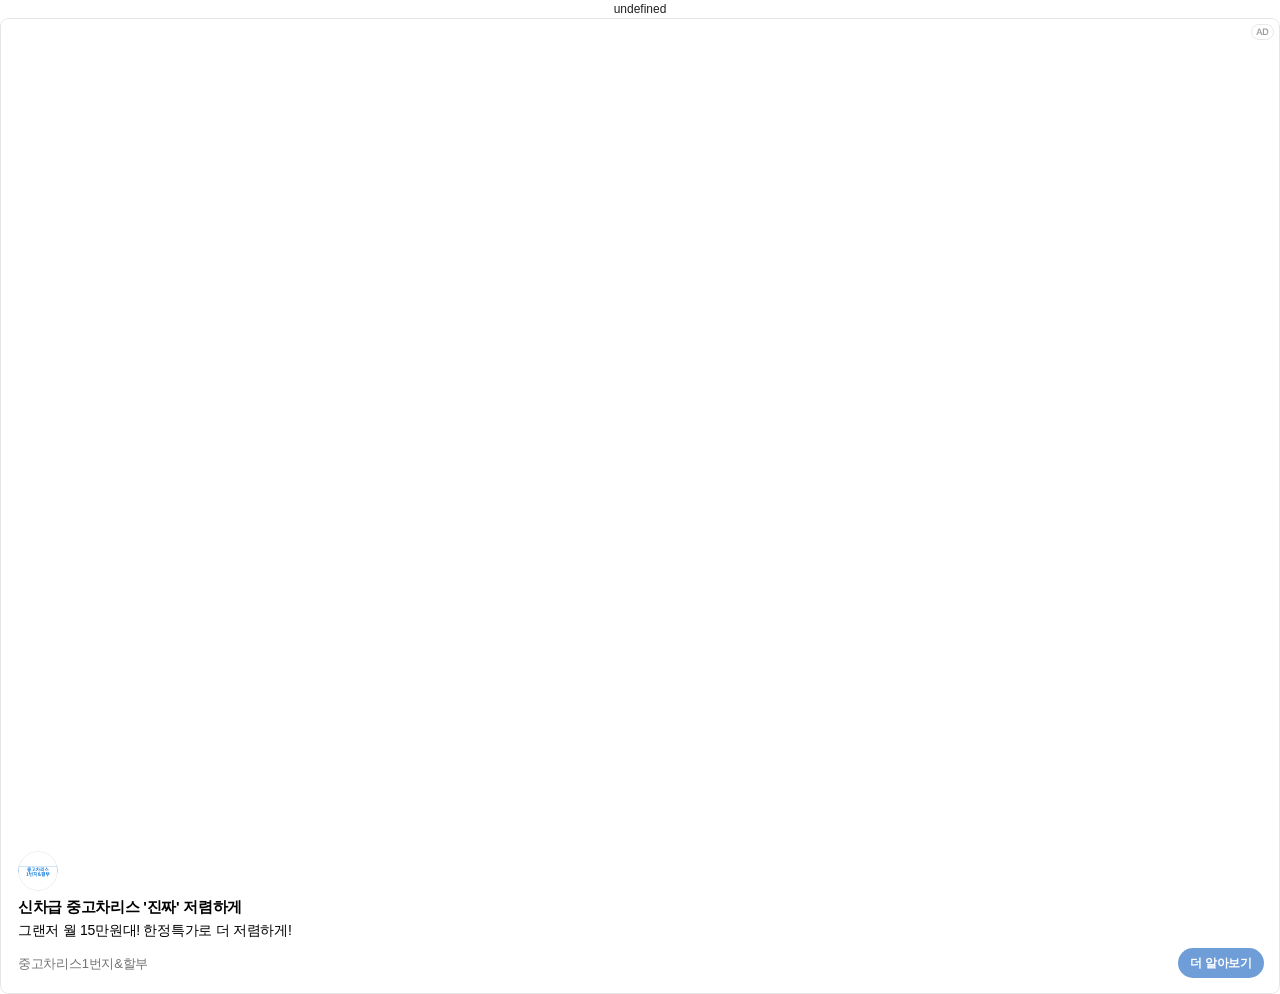
<file: '수시 먹통' 피해 신청 1588건 중 414건만 구제 대상 확정_files/saved_resource(2).html>
<!DOCTYPE html>
<!-- saved from url=(0055)https://n.news.naver.com/article/018/0006371300?sid=102 -->
<html style="--cta-bg-color: #6f9dd7; --cta-bg-color-dark: #6f9dd7; --benefit-badge-bg-color: #dce9fa; --benefit-badge-bg-color-dark: #364559; --benefit-badge-text-color: #425d80; --benefit-badge-text-color-dark: #d5e2f2;"><head><meta http-equiv="Content-Type" content="text/html; charset=UTF-8">
          
          <meta http-equiv="imagetoolbar" content="no">
          <meta http-equiv="imagetoolbar" content="false">
          <meta name="ROBOTS" content="NOINDEX">
          <meta name="ROBOTS" content="NOFOLLOW">
          <meta name="ROBOTS" content="NOARCHIVE">
          <meta name="ROBOTS" content="NOSNIPPET">
          <meta name="ROBOTS" content="NOODP">
          <!--<base target="_top">--><base href="." target="_top">
          <title>광고</title>
          <script type="text/javascript">
            window.onerror = function () { return true; };
          </script>
          <style type="text/css">
            #gfp_sf_body {
              min-width: 100%;
              width: 1px;
              margin: 0;
              padding: 0;
              background-color: transparent;
              text-align: center;
            }
            #gfp_sf_body table {
              margin: auto;
            }
            #inmobi-ad {
              text-align: left;
            }
          </style>
        <script type="text/javascript" src="./glad-admute.js.다운로드" async="" charset="utf-8"></script><style data-gfp-role="adMuteStyle" type="text/css">
@charset "UTF-8";
.banner_ad_wrapper .ico_logo_naver, .banner_ad_wrapper .back_btn {
  display: inline-block;
  background-image: url([data-uri]);
  background-size: 82px 40px;
  background-repeat: no-repeat;
  color: transparent;
}

.banner_ad_wrapper {
  font-family: -apple-system, BlinkMacSystemFont, 'Apple SD Gothic Neo', Helvetica, '맑은 고딕', 'Malgun Gothic', '돋움', Dotum, sans-serif;
  color: #202020;
  font-size: 12px;
  line-height: 1.5;
  text-align: left;
  position: relative;
}

.banner_ad_wrapper p, .banner_ad_wrapper h1, .banner_ad_wrapper h2, .banner_ad_wrapper h3, .banner_ad_wrapper h4, .banner_ad_wrapper h5, .banner_ad_wrapper h6, .banner_ad_wrapper ul, .banner_ad_wrapper ol, .banner_ad_wrapper li, .banner_ad_wrapper dl, .banner_ad_wrapper dt, .banner_ad_wrapper dd, .banner_ad_wrapper table, .banner_ad_wrapper th, .banner_ad_wrapper td, .banner_ad_wrapper form, .banner_ad_wrapper fieldset, .banner_ad_wrapper legend, .banner_ad_wrapper input, .banner_ad_wrapper textarea, .banner_ad_wrapper button, .banner_ad_wrapper select {
  margin: 0;
  padding: 0;
}

.banner_ad_wrapper img, .banner_ad_wrapper fieldset {
  border: 0;
}

.banner_ad_wrapper img {
  vertical-align: top;
}

.banner_ad_wrapper ul, .banner_ad_wrapper ol {
  list-style: none;
}

.banner_ad_wrapper em, .banner_ad_wrapper address, .banner_ad_wrapper i {
  font-style: normal;
}

.banner_ad_wrapper a {
  color: inherit;
  text-decoration: none;
}

.banner_ad_wrapper button {
  border: none;
  background: none;
  cursor: pointer;
  -webkit-user-select: none;
}

.banner_ad_wrapper .blind {
  position: absolute;
  overflow: hidden;
  width: 1px;
  height: 1px;
  margin: -1px;
  clip: rect(0, 0, 0, 0);
}

.banner_ad_wrapper .feedback_list {
  overflow-x: auto;
  overflow-y: hidden;
  padding-left: 15px;
  font-size: 0;
}

.banner_ad_wrapper .feedback_item {
  flex: 0 0 auto;
}

.banner_ad_wrapper .feedback_item:nth-child(n+3) {
  margin-top: 0;
}

.banner_ad_wrapper .feedback_item:nth-child(2n) {
  margin-left: 0;
}

.banner_ad_wrapper .feedback_item + .feedback_item {
  margin-left: 5px;
}

.banner_ad_wrapper .feedback_item:last-child {
  padding-right: 15px;
}

.banner_ad_wrapper .ad_mark_area {
  position: absolute;
  top: 4px;
  right: 2px;
  z-index: 10;
}

.banner_ad_wrapper .ad_mark,
.banner_ad_wrapper .ad_privacy,
.banner_ad_wrapper .ad_privacy_only,
.banner_ad_wrapper .ad_close {
  display: block;
  padding: 2px 4px;
  background-origin: content-box;
  box-sizing: content-box;
  background-repeat: no-repeat;
}

.banner_ad_wrapper .ad_close,
.banner_ad_wrapper .ad_mark {
  width: 23px;
  height: 16px;
  background-image: url("data:image/svg+xml,%3Csvg xmlns='http://www.w3.org/2000/svg' width='23' height='16' viewBox='0 0 23 16' fill='none'%3E%3Crect x='1' y='1' width='21' height='14' rx='7' fill='white' fill-opacity='0.4'/%3E%3Crect x='0.5' y='0.5' width='22' height='15' rx='7.5' stroke='%23222222' stroke-opacity='0.1'/%3E%3Cpath d='M7.74398 4.574H8.94098L11.416 11H10.21L9.60698 9.299H7.04198L6.43898 11H5.27798L7.74398 4.574ZM7.34798 8.444H9.30998L8.34698 5.681H8.31998L7.34798 8.444ZM11.8479 4.574H14.5119C15.0039 4.574 15.4299 4.658 15.7899 4.826C16.1499 4.994 16.4439 5.225 16.6719 5.519C16.8999 5.807 17.0679 6.146 17.1759 6.536C17.2899 6.926 17.3469 7.343 17.3469 7.787C17.3469 8.231 17.2899 8.648 17.1759 9.038C17.0679 9.428 16.8999 9.77 16.6719 10.064C16.4439 10.352 16.1499 10.58 15.7899 10.748C15.4299 10.916 15.0039 11 14.5119 11H11.8479V4.574ZM12.9729 10.082H14.0799C14.5179 10.082 14.8749 10.025 15.1509 9.911C15.4329 9.791 15.6519 9.629 15.8079 9.425C15.9699 9.215 16.0779 8.972 16.1319 8.696C16.1919 8.414 16.2219 8.111 16.2219 7.787C16.2219 7.463 16.1919 7.163 16.1319 6.887C16.0779 6.605 15.9699 6.362 15.8079 6.158C15.6519 5.948 15.4329 5.786 15.1509 5.672C14.8749 5.552 14.5179 5.492 14.0799 5.492H12.9729V10.082Z' fill='black' fill-opacity='0.4'/%3E%3C/svg%3E");
}

.banner_ad_wrapper .ad_privacy_only,
.banner_ad_wrapper .ad_privacy {
  width: 18px;
  height: 18px;
  background-image: url("data:image/svg+xml,%3Csvg xmlns='http://www.w3.org/2000/svg' width='18' height='18' viewBox='0 0 18 18' fill='none'%3E%3Crect x='1' y='1' width='16' height='16' rx='8' fill='white' fill-opacity='0.4'/%3E%3Crect x='0.5' y='0.5' width='17' height='17' rx='8.5' stroke='%23222222' stroke-opacity='0.1'/%3E%3Cpath d='M8.97461 8.39941C9.45773 8.39941 9.8494 8.79134 9.84961 9.27441V12.5244C9.84961 13.0077 9.45786 13.3994 8.97461 13.3994C8.49154 13.3992 8.09961 13.0075 8.09961 12.5244V9.27441C8.09982 8.79147 8.49167 8.39963 8.97461 8.39941ZM8.97461 4.7998C9.65103 4.7998 10.2 5.34804 10.2002 6.02441C10.2002 6.70096 9.65116 7.25 8.97461 7.25C8.29824 7.24979 7.75 6.70083 7.75 6.02441C7.75021 5.34817 8.29837 4.80002 8.97461 4.7998Z' fill='black' fill-opacity='0.4'/%3E%3C/svg%3E");
}

.banner_ad_wrapper .flow_area {
  display: none;
  position: absolute;
  top: 0;
  right: 0;
  bottom: 0;
  left: 0;
  z-index: 10;
  background-color: #f5f7fd;
}

.banner_ad_wrapper .ico_logo_naver {
  background-position: -44px -32px;
  background-repeat: no-repeat;
  width: 32px;
  height: 6px;
  position: absolute;
  top: 6px;
  right: 6px;
}

.banner_ad_wrapper .feedback_area {
  display: none;
  height: 100%;
  padding: 10px 25px;
  box-sizing: border-box;
  flex-direction: column;
  justify-content: center;
  align-items: center;
}

.banner_ad_wrapper .feedback_area.result {
  padding: 0;
}

.banner_ad_wrapper .feedback_area.result .feedback_title {
  line-height: 1.5;
  text-align: center;
  word-wrap: break-word;
  word-break: keep-all;
  color: rgba(48, 48, 56, 0.5);
}

.banner_ad_wrapper .feedback_title {
  font-size: 15px;
  line-height: 1;
  color: #303038;
  letter-spacing: -0.5px;
}

.banner_ad_wrapper .confirm_btns {
  display: flex;
  width: 100%;
  max-width: 315px;
  margin-top: 20px;
}

.banner_ad_wrapper .confirm_btn {
  flex: 1;
  max-width: 155px;
  min-height: 34px;
  padding: 8px 10px 7px;
  border-radius: 5px;
  box-shadow: 0 0 6px 0 rgba(0, 0, 0, 0.05);
  background-color: #4393ff;
  font-size: 14px;
  font-weight: 700;
  line-height: 1.2;
  letter-spacing: -0.5px;
  word-break: keep-all;
  color: #fff;
}

.banner_ad_wrapper .confirm_btn:hover, .banner_ad_wrapper .confirm_btn:focus-visible {
  background-color: #3182f0;
}

.banner_ad_wrapper .confirm_btn + .confirm_btn {
  margin-left: 5px;
  border: 1px solid rgba(0, 0, 0, 0.1);
  box-shadow: 0 0 6px 0 rgba(0, 0, 0, 0.06);
  background-color: rgba(255, 255, 255, 0.9);
  font-weight: 400;
  color: #303038;
}

.banner_ad_wrapper .confirm_btn + .confirm_btn:hover, .banner_ad_wrapper .confirm_btn + .confirm_btn:focus-visible {
  background-color: rgba(240, 241, 241, 0.9);
}

.banner_ad_wrapper .ico_privacy {
  display: none;
  width: 8px;
  height: 8px;
}

.banner_ad_wrapper .back_btn {
  background-position: -22px -22px;
  background-repeat: no-repeat;
  width: 18px;
  height: 18px;
  position: absolute;
  top: 4px;
  left: 4px;
}

.banner_ad_wrapper .back_btn:hover, .banner_ad_wrapper .back_btn:focus-visible {
  background-position: 0px -22px;
}

.banner_ad_wrapper .feedback_list {
  display: flex;
  position: relative;
  width: 100%;
  max-width: 315px;
  margin-top: 10px;
  box-sizing: border-box;
  -webkit-overflow-scrolling: touch;
}

.banner_ad_wrapper .feedback_btn {
  width: 100%;
  min-height: 29px;
  max-width: 155px;
  border: 1px solid rgba(0, 0, 0, 0.1);
  border-radius: 5px;
  box-shadow: 0 0 6px 0 rgba(0, 0, 0, 0.06);
  background-color: rgba(255, 255, 255, 0.9);
  font-size: 8px;
  line-height: 1;
  letter-spacing: -0.5px;
  color: #303038;
}

.banner_ad_wrapper .feedback_btn:hover, .banner_ad_wrapper .feedback_btn:focus-visible {
  background-color: rgba(240, 241, 241, 0.9);
}

.banner_ad_wrapper .feedback_list::-webkit-scrollbar {
  height: 4px;
}

.banner_ad_wrapper .feedback_list::-webkit-scrollbar-button {
  display: none;
}

.banner_ad_wrapper .feedback_list::-webkit-scrollbar-track {
  margin: 5px 15px;
  border-radius: 5px;
  background-color: rgba(0, 0, 0, 0.1);
}

.banner_ad_wrapper .feedback_list::-webkit-scrollbar-thumb {
  margin: 5px 15px;
  border-radius: 5px;
  background-color: rgba(0, 0, 0, 0.15);
}

.banner_ad_wrapper .flow_area.confirm .feedback_area.confirm {
  display: flex;
}

.banner_ad_wrapper .flow_area.question .feedback_area.question {
  display: flex;
}

.banner_ad_wrapper .flow_area.result .feedback_area.result {
  display: flex;
}

.banner_ad_wrapper .flow_area.confirm .feedback_area.confirm.privacy {
  display: none;
}

.banner_ad_wrapper.feedback_on .flow_area {
  display: block;
}

.banner_ad_wrapper.feedback_on .ad_mark_area {
  display: none;
}

.banner_ad_wrapper.type_step2_2x3 .ico_logo_naver, .banner_ad_wrapper.type_step2_3x2 .ico_logo_naver, .banner_ad_wrapper.type_min_h68 .ico_logo_naver, .banner_ad_wrapper.type_min_h77 .ico_logo_naver, .banner_ad_wrapper.type_min_h80 .ico_logo_naver, .banner_ad_wrapper.type_min_h129 .ico_logo_naver, .banner_ad_wrapper.type_horizontal .ico_logo_naver, .banner_ad_wrapper.type_vertical .ico_logo_naver {
  background-position: -44px -11px;
  width: 38px;
  height: 7px;
}

.banner_ad_wrapper.type_min_w320 .feedback_area, .banner_ad_wrapper.type_min_w360 .feedback_area, .banner_ad_wrapper.type_min_w375 .feedback_area, .banner_ad_wrapper.type_min_w437 .feedback_area {
  padding: 10px 50px;
}

.banner_ad_wrapper.type_min_w320 .feedback_area.result, .banner_ad_wrapper.type_min_w360 .feedback_area.result, .banner_ad_wrapper.type_min_w375 .feedback_area.result, .banner_ad_wrapper.type_min_w437 .feedback_area.result {
  padding: 0;
}

.banner_ad_wrapper.type_min_w320 .feedback_title, .banner_ad_wrapper.type_min_w360 .feedback_title, .banner_ad_wrapper.type_min_w375 .feedback_title, .banner_ad_wrapper.type_min_w437 .feedback_title {
  font-size: 14px;
}

.banner_ad_wrapper.type_min_w320 .feedback_list, .banner_ad_wrapper.type_min_w360 .feedback_list, .banner_ad_wrapper.type_min_w375 .feedback_list, .banner_ad_wrapper.type_min_w437 .feedback_list {
  overflow: visible;
  padding-left: 0;
}

.banner_ad_wrapper.type_min_w320 .feedback_btn {
  font-size: 13px;
}

.banner_ad_wrapper.type_min_w360 .feedback_btn {
  min-height: 34px;
  font-size: 14px;
}

.banner_ad_wrapper.type_min_w375 .confirm_btn,
.banner_ad_wrapper.type_min_w375 .feedback_btn {
  min-height: 34px;
}

.banner_ad_wrapper.type_min_w375 .feedback_btn {
  font-size: 14px;
}

.banner_ad_wrapper.type_min_w437 .feedback_title {
  font-size: 15px;
}

.banner_ad_wrapper.type_min_w437 .confirm_btns {
  max-width: 295px;
}

.banner_ad_wrapper.type_min_w437 .confirm_btn,
.banner_ad_wrapper.type_min_w437 .feedback_btn {
  max-width: 145px;
}

.banner_ad_wrapper.type_min_w437 .feedback_btn {
  min-height: 34px;
  font-size: 14px;
}

.banner_ad_wrapper.privacy .confirm_btn {
  white-space: nowrap;
}

.banner_ad_wrapper.privacy .confirm_btn + .confirm_btn {
  max-width: none;
}

.banner_ad_wrapper.privacy .flow_area.confirm .feedback_area.confirm.privacy {
  display: flex;
}

.banner_ad_wrapper.privacy .flow_area.confirm .feedback_area.confirm:not(.privacy) {
  display: none;
}

.banner_ad_wrapper.privacy .ico_privacy {
  display: inline-block;
}

.banner_ad_wrapper.type_horizontal .feedback_area {
  flex-direction: row;
  padding: 10px 50px;
}

.banner_ad_wrapper.type_horizontal .feedback_title {
  flex-shrink: 0;
  margin-right: 10px;
  font-size: 12px;
}

.banner_ad_wrapper.type_horizontal .confirm_btns {
  max-width: 205px;
  margin-top: 0;
}

.banner_ad_wrapper.type_horizontal .confirm_btn {
  flex: 0 1 100px;
  min-height: 24px;
  padding: 4px 10px;
  font-size: 11px;
  letter-spacing: -0.5px;
}

.banner_ad_wrapper.type_horizontal .feedback_list {
  overflow-x: auto;
  overflow-y: hidden;
  width: auto;
  max-width: none;
  margin-top: 0;
  padding-left: 0;
  flex-wrap: nowrap;
}

.banner_ad_wrapper.type_horizontal .feedback_item {
  flex: 0 0 auto;
}

.banner_ad_wrapper.type_horizontal .feedback_item + .feedback_item {
  margin: 0 0 0 5px;
}

.banner_ad_wrapper.type_horizontal .feedback_btn {
  min-height: 24px;
  padding: 5px 10px 5px 9px;
  font-size: 11px;
}

.banner_ad_wrapper.type_vertical .feedback_area {
  padding: 18px 50px;
}

.banner_ad_wrapper.type_vertical .feedback_area.result {
  padding: 0;
}

.banner_ad_wrapper.type_vertical .feedback_area.confirm .feedback_title {
  font-size: 12px;
  white-space: nowrap;
}

.banner_ad_wrapper.type_vertical .feedback_area.question .feedback_title,
.banner_ad_wrapper.type_vertical .feedback_area.result .feedback_title {
  font-size: 12px;
}

.banner_ad_wrapper.type_vertical .confirm_btns {
  flex-direction: column;
  align-items: center;
  margin-top: 10px;
}

.banner_ad_wrapper.type_vertical .confirm_btn {
  width: 100%;
  min-height: 24px;
  padding: 4px 10px;
  font-size: 11px;
}

.banner_ad_wrapper.type_vertical .confirm_btn + .confirm_btn {
  margin: 5px 0 0;
}

.banner_ad_wrapper.type_vertical .feedback_area.privacy .confirm_btn + .confirm_btn {
  padding: 10px;
  flex-shrink: 0;
}

.banner_ad_wrapper.type_vertical .feedback_list {
  overflow: visible;
  padding-left: 0;
  flex-direction: column;
}

.banner_ad_wrapper.type_vertical .feedback_item {
  flex: 0 1 auto;
  padding-right: 0;
  text-align: center;
}

.banner_ad_wrapper.type_vertical .feedback_item + .feedback_item {
  margin: 5px 0 0;
}

.banner_ad_wrapper.type_vertical .feedback_btn {
  min-height: 24px;
  padding: 0 20px;
  font-size: 11px;
}

.banner_ad_wrapper.type_vertical.type_high_height .feedback_area.question,
.banner_ad_wrapper.type_vertical.type_high_height .feedback_area.confirm {
  padding: 18px 20px;
}

.banner_ad_wrapper.type_vertical.type_high_height .feedback_area.confirm .feedback_title {
  white-space: normal;
  word-break: keep-all;
  line-height: 1.25;
  text-align: center;
}

.banner_ad_wrapper.type_vertical.type_high_height .feedback_area.confirm .confirm_btn {
  max-width: 100px;
}

.banner_ad_wrapper.type_vertical.type_high_height .feedback_area.privacy .confirm_btn {
  max-width: 155px;
}

.banner_ad_wrapper.type_vertical.type_high_height .feedback_btn {
  padding: 0 9px;
}

.banner_ad_wrapper.type_vertical.type_high_height.type_min_w210 .feedback_area.question {
  padding: 18px 50px;
}

.banner_ad_wrapper.type_vertical.type_high_height.type_min_w210 .feedback_area.question .feedback_title {
  font-size: 13px;
}

.banner_ad_wrapper.type_vertical.type_high_height.type_min_w210 .confirm_btn {
  min-height: 29px;
  font-size: 12px;
}

.banner_ad_wrapper.type_vertical.type_high_height.type_min_w210 .feedback_area.confirm .feedback_title {
  font-size: 13px;
}

.banner_ad_wrapper.type_vertical.type_high_height.type_min_w210 .feedback_btn {
  padding: 0 20px;
  min-height: 29px;
  font-size: 12px;
}

.banner_ad_wrapper.type_vertical.type_1to1 .feedback_area.question .feedback_title,
.banner_ad_wrapper.type_vertical.type_1to1 .feedback_area.confirm .feedback_title,
.banner_ad_wrapper.type_vertical.type_1to1 .feedback_area.result .feedback_title {
  font-size: 13px;
}

.banner_ad_wrapper.type_vertical.type_1to1 .confirm_btn {
  min-height: 26px;
  font-size: 12px;
}

.banner_ad_wrapper.type_vertical.type_1to1 .feedback_btn {
  min-height: 26px;
  font-size: 12px;
}

.banner_ad_wrapper.type_vertical.type_multiple_row .feedback_area.question {
  padding: 18px 10px;
}

.banner_ad_wrapper.type_vertical.type_multiple_row .feedback_area.confirm .feedback_title {
  font-size: 12px;
}

.banner_ad_wrapper.type_vertical.type_multiple_row .feedback_btn {
  padding: 0 5px;
}

.banner_ad_wrapper.type_multiple_row .feedback_list {
  flex-direction: row;
  flex-wrap: wrap;
  gap: 5px;
}

.banner_ad_wrapper.type_multiple_row .feedback_item {
  flex: 1 0 auto;
  margin: 0;
}

.banner_ad_wrapper.type_multiple_row .feedback_item + .feedback_item {
  margin: 0;
}

.banner_ad_wrapper.type_step2_2x3 .feedback_list, .banner_ad_wrapper.type_step2_3x2 .feedback_list {
  flex-wrap: wrap;
}

.banner_ad_wrapper.type_step2_2x3 .feedback_item, .banner_ad_wrapper.type_step2_3x2 .feedback_item {
  flex: 1 0 48%;
}

.banner_ad_wrapper.type_step2_2x3 .feedback_item + .feedback_item, .banner_ad_wrapper.type_step2_3x2 .feedback_item + .feedback_item {
  margin-left: 0;
}

.banner_ad_wrapper.type_step2_2x3 .feedback_item:last-child, .banner_ad_wrapper.type_step2_3x2 .feedback_item:last-child {
  padding-right: 0;
}

.banner_ad_wrapper.type_step2_2x3 .feedback_item:nth-child(n+3), .banner_ad_wrapper.type_step2_3x2 .feedback_item:nth-child(n+3) {
  margin-top: 5px;
}

.banner_ad_wrapper.type_step2_2x3 .feedback_item:nth-child(2n), .banner_ad_wrapper.type_step2_3x2 .feedback_item:nth-child(2n) {
  margin-left: 5px;
}

.banner_ad_wrapper.type_step2_2x3 .feedback_area.result {
  padding: 0;
}

.banner_ad_wrapper.type_step2_2x3 .feedback_area.question .feedback_title {
  font-size: 14px;
}

.banner_ad_wrapper.type_step2_2x3 .feedback_list {
  overflow: visible;
  padding-left: 0;
}

.banner_ad_wrapper.type_step2_2x3.type_min_h129 .feedback_btn {
  min-height: 29px;
  font-size: 13px;
}

.banner_ad_wrapper.type_step2_2x3.type_min_w360 .feedback_area.question .feedback_title,
.banner_ad_wrapper.type_step2_2x3.type_min_w360 .feedback_title, .banner_ad_wrapper.type_step2_2x3.type_min_w375 .feedback_area.question .feedback_title,
.banner_ad_wrapper.type_step2_2x3.type_min_w375 .feedback_title, .banner_ad_wrapper.type_step2_2x3.type_min_w437 .feedback_area.question .feedback_title,
.banner_ad_wrapper.type_step2_2x3.type_min_w437 .feedback_title {
  font-size: 15px;
}

.banner_ad_wrapper.type_step2_2x3.type_min_w360 .feedback_btn, .banner_ad_wrapper.type_step2_2x3.type_min_w375 .feedback_btn, .banner_ad_wrapper.type_step2_2x3.type_min_w437 .feedback_btn {
  min-height: 34px;
  font-size: 14px;
}

.banner_ad_wrapper.type_step2_3x2 .feedback_list {
  max-width: 445px;
  min-width: 337px;
}

.banner_ad_wrapper.type_step2_3x2 .feedback_item {
  flex-basis: 32.3%;
}

.banner_ad_wrapper.type_step2_3x2 .feedback_item:nth-child(n+3) {
  margin-top: 0;
}

.banner_ad_wrapper.type_step2_3x2 .feedback_item:nth-child(n+4) {
  margin-top: 5px;
}

.banner_ad_wrapper.type_step2_3x2 .feedback_item:nth-child(3n), .banner_ad_wrapper.type_step2_3x2 .feedback_item:nth-child(3n+2) {
  margin-left: 5px;
}

.banner_ad_wrapper.type_step2_3x2 .feedback_item:nth-child(4n) {
  margin-left: 0;
}

.banner_ad_wrapper.type_step2_3x2 .feedback_btn {
  padding: 8px 0;
}

.banner_ad_wrapper.type_step2_6x1 .feedback_area.question,
.banner_ad_wrapper.type_step2_6x1 .feedback_area.result {
  padding: 0;
}

.banner_ad_wrapper.type_step2_6x1 .feedback_title {
  font-size: 10px;
}

.banner_ad_wrapper.type_step2_6x1 .confirm_btns {
  margin-top: 3px;
}

.banner_ad_wrapper.type_step2_6x1 .confirm_btn,
.banner_ad_wrapper.type_step2_6x1 .feedback_btn {
  min-height: 18px;
  padding: 2px 10px 1px;
  font-size: 10px;
}

.banner_ad_wrapper.type_step2_6x1 .feedback_list {
  display: block;
  overflow-x: auto;
  overflow-y: hidden;
  max-width: none;
  margin-top: 3px;
  padding-left: 15px;
  text-align: center;
  white-space: nowrap;
}

.banner_ad_wrapper.type_step2_6x1 .feedback_item {
  display: inline-block;
}

.banner_ad_wrapper.type_step2_6x1.type_min_w320 .feedback_item, .banner_ad_wrapper.type_step2_6x1.type_min_w360 .feedback_item, .banner_ad_wrapper.type_step2_6x1.type_min_w375 .feedback_item, .banner_ad_wrapper.type_step2_6x1.type_min_w437 .feedback_item {
  margin-top: 0;
}

.banner_ad_wrapper.type_step2_6x1.type_min_w320 .feedback_item + .feedback_item, .banner_ad_wrapper.type_step2_6x1.type_min_w360 .feedback_item + .feedback_item, .banner_ad_wrapper.type_step2_6x1.type_min_w375 .feedback_item + .feedback_item, .banner_ad_wrapper.type_step2_6x1.type_min_w437 .feedback_item + .feedback_item {
  margin-left: 5px;
}

.banner_ad_wrapper.type_step2_6x1.type_min_w320 .feedback_item:last-child, .banner_ad_wrapper.type_step2_6x1.type_min_w360 .feedback_item:last-child, .banner_ad_wrapper.type_step2_6x1.type_min_w375 .feedback_item:last-child, .banner_ad_wrapper.type_step2_6x1.type_min_w437 .feedback_item:last-child {
  padding-right: 15px;
}

.banner_ad_wrapper.type_step2_6x1.type_min_w360 .feedback_area.confirm, .banner_ad_wrapper.type_step2_6x1.type_min_w375 .feedback_area.confirm, .banner_ad_wrapper.type_step2_6x1.type_min_w437 .feedback_area.confirm {
  padding-left: 80px;
  padding-right: 80px;
}

.banner_ad_wrapper.type_step2_6x1.type_min_h80.type_min_w360 .feedback_area.confirm, .banner_ad_wrapper.type_step2_6x1.type_min_h80.type_min_w375 .feedback_area.confirm, .banner_ad_wrapper.type_step2_6x1.type_min_h80.type_min_w437 .feedback_area.confirm {
  padding-left: 50px;
  padding-right: 50px;
}

.banner_ad_wrapper.type_step2_6x1.type_min_h80.type_min_w320 .feedback_title {
  font-size: 12px;
}

.banner_ad_wrapper.type_step2_6x1.type_min_h80.type_min_w320 .confirm_btns {
  margin-top: 8px;
}

.banner_ad_wrapper.type_step2_6x1.type_min_h80.type_min_w320 .confirm_btn {
  min-height: 28px;
  font-size: 11px;
}

.banner_ad_wrapper.type_step2_6x1.type_min_h80.type_min_w320 .feedback_list {
  margin-top: 8px;
}

.banner_ad_wrapper.type_step2_6x1.type_min_h80.type_min_w320 .feedback_btn {
  min-height: 28px;
  font-size: 11px;
}

.banner_ad_wrapper.type_step2_6x1.type_min_h80.type_min_w360 .feedback_title {
  font-size: 14px;
}

.banner_ad_wrapper.type_step2_6x1.type_min_h80.type_min_w360 .confirm_btns {
  margin-top: 9px;
}

.banner_ad_wrapper.type_step2_6x1.type_min_h80.type_min_w360 .confirm_btn,
.banner_ad_wrapper.type_step2_6x1.type_min_h80.type_min_w360 .feedback_btn {
  min-height: 32px;
  font-size: 13px;
}

.banner_ad_wrapper.type_step2_6x1.type_min_h80.type_min_w360 .feedback_list {
  margin-top: 9px;
}

.banner_ad_wrapper.type_step2_6x1.type_min_h80.type_min_w375 .feedback_list {
  margin-top: 9px;
}

.banner_ad_wrapper.type_step2_6x1.type_min_h80.type_min_w437 .confirm_btns {
  margin-top: 10px;
}

.banner_ad_wrapper.type_step2_6x1.type_min_h80.type_min_w437 .confirm_btn {
  min-height: 34px;
  font-size: 14px;
}

.banner_ad_wrapper.type_step2_6x1.type_min_h80.type_min_w437 .feedback_list {
  margin-top: 9px;
}

.banner_ad_wrapper.type_step2_6x1.type_min_h80.type_min_w437 .feedback_btn {
  min-height: 34px;
  font-size: 14px;
}

.banner_ad_wrapper.type_step2_6x1.type_min_h129.type_min_w360 .feedback_area.confirm, .banner_ad_wrapper.type_step2_6x1.type_min_h129.type_min_w375 .feedback_area.confirm, .banner_ad_wrapper.type_step2_6x1.type_min_h129.type_min_w437 .feedback_area.confirm {
  padding-left: 50px;
  padding-right: 50px;
}

.banner_ad_wrapper.type_step2_6x1.type_min_h129.type_min_w320 .feedback_list {
  margin-top: 20px;
}

.banner_ad_wrapper.type_step2_6x1.type_min_h129.type_min_w360 .confirm_btns,
.banner_ad_wrapper.type_step2_6x1.type_min_h129.type_min_w360 .feedback_list {
  margin-top: 20px;
}

.banner_ad_wrapper.type_step2_6x1.type_min_h129.type_min_w360 .confirm_btn,
.banner_ad_wrapper.type_step2_6x1.type_min_h129.type_min_w360 .feedback_btn {
  min-height: 32px;
  font-size: 13px;
}

.banner_ad_wrapper.type_step2_6x1.type_min_h129.type_min_w375 .feedback_list {
  margin-top: 20px;
}

.banner_ad_wrapper.type_step2_6x1.type_min_h129.type_min_w437 .feedback_list {
  margin-top: 20px;
}

.banner_ad_wrapper.type_min_h68 .ico_privacy {
  width: 11px;
  height: 11px;
  vertical-align: -2px;
}

.banner_ad_wrapper.type_min_h68 .feedback_title {
  font-size: 12px;
}

.banner_ad_wrapper.type_min_h68 .confirm_btns,
.banner_ad_wrapper.type_min_h68 .feedback_list {
  margin-top: 8px;
}

.banner_ad_wrapper.type_min_h68 .confirm_btn,
.banner_ad_wrapper.type_min_h68 .feedback_btn {
  min-height: 28px;
  font-size: 11px;
}

.banner_ad_wrapper.type_min_h77 .ico_privacy {
  width: 12px;
  height: 12px;
  vertical-align: -1px;
}

.banner_ad_wrapper.type_min_h77 .feedback_title {
  font-size: 14px;
}

.banner_ad_wrapper.type_min_h77 .confirm_btns,
.banner_ad_wrapper.type_min_h77 .feedback_list {
  margin-top: 10px;
}

.banner_ad_wrapper.type_min_h77 .confirm_btn,
.banner_ad_wrapper.type_min_h77 .feedback_btn {
  min-height: 32px;
  font-size: 13px;
}

.banner_ad_wrapper.type_min_h80 .ico_privacy {
  width: 13px;
  height: 13px;
  vertical-align: -1px;
}

.banner_ad_wrapper.type_min_h80 .feedback_title {
  font-size: 15px;
}

.banner_ad_wrapper.type_min_h80 .confirm_btns,
.banner_ad_wrapper.type_min_h80 .feedback_list {
  margin-top: 10px;
}

.banner_ad_wrapper.type_min_h80 .confirm_btn,
.banner_ad_wrapper.type_min_h80 .feedback_btn {
  min-height: 34px;
  font-size: 14px;
}

.banner_ad_wrapper.type_min_h129 .ico_privacy {
  width: 13px;
  height: 13px;
  vertical-align: -1px;
}

.banner_ad_wrapper.type_min_h129 .feedback_title {
  font-size: 15px;
}

.banner_ad_wrapper.type_min_h129 .confirm_btns {
  margin-top: 20px;
}

.banner_ad_wrapper.type_min_h129 .confirm_btn,
.banner_ad_wrapper.type_min_h129 .feedback_btn {
  min-height: 34px;
  font-size: 14px;
}

.banner_ad_wrapper .type_dark .ad_close,
.banner_ad_wrapper .type_dark .ad_mark, .banner_ad_wrapper.type_dark .ad_close,
.banner_ad_wrapper.type_dark .ad_mark {
  background-image: url("data:image/svg+xml,%3Csvg xmlns='http://www.w3.org/2000/svg' width='23' height='16' viewBox='0 0 23 16' fill='none'%3E%3Crect x='1' y='1' width='21' height='14' rx='7' fill='%23333333' fill-opacity='0.35'/%3E%3Crect x='0.5' y='0.5' width='22' height='15' rx='7.5' stroke='white' stroke-opacity='0.1'/%3E%3Cpath d='M7.74398 4.574H8.94098L11.416 11H10.21L9.60698 9.299H7.04198L6.43898 11H5.27798L7.74398 4.574ZM7.34798 8.444H9.30998L8.34698 5.681H8.31998L7.34798 8.444ZM11.8479 4.574H14.5119C15.0039 4.574 15.4299 4.658 15.7899 4.826C16.1499 4.994 16.4439 5.225 16.6719 5.519C16.8999 5.807 17.0679 6.146 17.1759 6.536C17.2899 6.926 17.3469 7.343 17.3469 7.787C17.3469 8.231 17.2899 8.648 17.1759 9.038C17.0679 9.428 16.8999 9.77 16.6719 10.064C16.4439 10.352 16.1499 10.58 15.7899 10.748C15.4299 10.916 15.0039 11 14.5119 11H11.8479V4.574ZM12.9729 10.082H14.0799C14.5179 10.082 14.8749 10.025 15.1509 9.911C15.4329 9.791 15.6519 9.629 15.8079 9.425C15.9699 9.215 16.0779 8.972 16.1319 8.696C16.1919 8.414 16.2219 8.111 16.2219 7.787C16.2219 7.463 16.1919 7.163 16.1319 6.887C16.0779 6.605 15.9699 6.362 15.8079 6.158C15.6519 5.948 15.4329 5.786 15.1509 5.672C14.8749 5.552 14.5179 5.492 14.0799 5.492H12.9729V10.082Z' fill='white' fill-opacity='0.7'/%3E%3C/svg%3E");
}

.banner_ad_wrapper .type_dark .ad_privacy_only,
.banner_ad_wrapper .type_dark .ad_privacy, .banner_ad_wrapper.type_dark .ad_privacy_only,
.banner_ad_wrapper.type_dark .ad_privacy {
  background-image: url("data:image/svg+xml,%3Csvg xmlns='http://www.w3.org/2000/svg' width='18' height='18' viewBox='0 0 18 18' fill='none'%3E%3Crect x='1' y='1' width='16' height='16' rx='8' fill='%23333333' fill-opacity='0.35'/%3E%3Crect x='0.5' y='0.5' width='17' height='17' rx='8.5' stroke='white' stroke-opacity='0.1'/%3E%3Cpath d='M8.97461 8.39941C9.45773 8.39941 9.8494 8.79134 9.84961 9.27441V12.5244C9.84961 13.0077 9.45786 13.3994 8.97461 13.3994C8.49154 13.3992 8.09961 13.0075 8.09961 12.5244V9.27441C8.09982 8.79147 8.49167 8.39963 8.97461 8.39941ZM8.97461 4.7998C9.65103 4.7998 10.2 5.34804 10.2002 6.02441C10.2002 6.70096 9.65116 7.25 8.97461 7.25C8.29824 7.24979 7.75 6.70083 7.75 6.02441C7.75021 5.34817 8.29837 4.80002 8.97461 4.7998Z' fill='white' fill-opacity='0.7'/%3E%3C/svg%3E");
}

.banner_ad_wrapper .type_dark .flow_area, .banner_ad_wrapper.type_dark .flow_area {
  background-color: #333336;
}

.banner_ad_wrapper .type_dark .ico_logo_naver, .banner_ad_wrapper.type_dark .ico_logo_naver {
  background-position: -44px -22px;
}

.banner_ad_wrapper .type_dark.type_step2_2x3 .ico_logo_naver, .banner_ad_wrapper .type_dark.type_step2_3x2 .ico_logo_naver, .banner_ad_wrapper .type_dark.type_min_h68 .ico_logo_naver, .banner_ad_wrapper .type_dark.type_min_h77 .ico_logo_naver, .banner_ad_wrapper .type_dark.type_min_h80 .ico_logo_naver, .banner_ad_wrapper .type_dark.type_min_h129 .ico_logo_naver, .banner_ad_wrapper .type_dark.type_horizontal .ico_logo_naver, .banner_ad_wrapper .type_dark.type_vertical .ico_logo_naver,
.banner_ad_wrapper.type_dark.type_step2_2x3 .ico_logo_naver,
.banner_ad_wrapper.type_dark.type_step2_3x2 .ico_logo_naver,
.banner_ad_wrapper.type_dark.type_min_h68 .ico_logo_naver,
.banner_ad_wrapper.type_dark.type_min_h77 .ico_logo_naver,
.banner_ad_wrapper.type_dark.type_min_h80 .ico_logo_naver,
.banner_ad_wrapper.type_dark.type_min_h129 .ico_logo_naver,
.banner_ad_wrapper.type_dark.type_horizontal .ico_logo_naver,
.banner_ad_wrapper.type_dark.type_vertical .ico_logo_naver {
  background-position: -44px 0px;
}

.banner_ad_wrapper .type_dark .feedback_title, .banner_ad_wrapper.type_dark .feedback_title {
  color: #fff;
}

.banner_ad_wrapper .type_dark .feedback_area.result .feedback_title, .banner_ad_wrapper.type_dark .feedback_area.result .feedback_title {
  color: rgba(255, 255, 255, 0.5);
}

.banner_ad_wrapper .type_dark .confirm_btn, .banner_ad_wrapper.type_dark .confirm_btn {
  background-color: #2e7ce5;
}

.banner_ad_wrapper .type_dark .confirm_btn:hover, .banner_ad_wrapper .type_dark .confirm_btn:focus-visible, .banner_ad_wrapper.type_dark .confirm_btn:hover, .banner_ad_wrapper.type_dark .confirm_btn:focus-visible {
  background-color: #2973d6;
}

.banner_ad_wrapper .type_dark .confirm_btn + .confirm_btn,
.banner_ad_wrapper .type_dark .feedback_btn, .banner_ad_wrapper.type_dark .confirm_btn + .confirm_btn,
.banner_ad_wrapper.type_dark .feedback_btn {
  background-color: #454548;
  color: #fff;
}

.banner_ad_wrapper .type_dark .confirm_btn + .confirm_btn:hover, .banner_ad_wrapper .type_dark .confirm_btn + .confirm_btn:focus-visible,
.banner_ad_wrapper .type_dark .feedback_btn:hover,
.banner_ad_wrapper .type_dark .feedback_btn:focus-visible, .banner_ad_wrapper.type_dark .confirm_btn + .confirm_btn:hover, .banner_ad_wrapper.type_dark .confirm_btn + .confirm_btn:focus-visible,
.banner_ad_wrapper.type_dark .feedback_btn:hover,
.banner_ad_wrapper.type_dark .feedback_btn:focus-visible {
  background-color: #3f3f41;
}

.banner_ad_wrapper .type_dark .back_btn, .banner_ad_wrapper.type_dark .back_btn {
  background-position: 0px 0px;
}

.banner_ad_wrapper .type_dark .back_btn:hover, .banner_ad_wrapper .type_dark .back_btn:focus-visible, .banner_ad_wrapper.type_dark .back_btn:hover, .banner_ad_wrapper.type_dark .back_btn:focus-visible {
  background-position: -22px 0px;
}

/* blog style 충돌 이슈 대응 */
.wrap_rabbit .ssp-adcontent .ad_mark_area,
.wrap_rabbit .ssp-adcontent .flow_area {
  position: absolute;
}

.wrap_rabbit .ssp-adcontent .ad_mark_area::after {
  display: none;
}
</style></head>
        <body id="gfp_sf_body" class="banner_ad_wrapper type_vertical type_high_height type_min_w210">
          <div id="gfp_sf_align">
            <script src="./gfp-display-safeframe.js.다운로드"></script><link rel="stylesheet" href="./gfa_native_topic_vertical.2d3cc35232.css">
<script type="text/javascript" src="./native_multibody_cta.9b9a53db54.js.다운로드" charset="utf-8"></script><div id="ad-element" class="gfa_native_topic_column_ad" data-gfp-role="adChoicePos">    <a class="link_area" data-gfp-role="link" href="https://g.tivan.naver.com/gfa/[base64]/" target="_blank">    <div class="thumb_area">      <div class="ai_mark_area" data-gfp-role="aiMarkArea"></div>      <div class="thumb_image" style="background-image: url(https://naverpa-phinf.pstatic.net/MjAyNjA0MjRfODcg/MDAxNzc2OTk2MDQxODIw.iUWITVbU94yXIzy7kaNXV6zvghnI2qaHfVQI716o1wog._JqwCIGKUwckUPWzha-72eAGmJ4Mik9j1qHCircvVvQg.PNG/260424_%EA%B7%B8%EB%9E%9C%EC%A0%80%28%EB%B0%B0%EB%84%88%ED%98%95%29_17769960418047571931001991364599.png)"></div>    </div>    <div class="content_area">      <div class="profile">        <img src="./photo-upload-8161674886552071943.png" width="40" height="40" alt="광고 이미지">      </div>      <div class="content_info">        <strong class="content_title">신차급 중고차리스  '진짜' 저렴하게</strong>        <p class="content_context">그랜저 월 15만원대! 한정특가로 더 저렴하게!</p>                                <span class="content_company">중고차리스1번지&amp;할부</span>      </div>      <div class="content_bottom">        <span class="content_company">중고차리스1번지&amp;할부</span>        <div class="cta_box">                              <div class="content_cta">더 알아보기</div>                  </div>      </div>    </div>  </a>
<div class="ad_mark_area" data-gfp-role="adMarkArea">
<button type="button" class="ad_mark" data-gfp-role="adMuteMark"><span class="blind">AD</span></button>
</div>
</div><script type="text/javascript" src="./basic_entry.0301ded0fe.js.다운로드" charset="utf-8"></script>
          </div>
        
      
<div class="flow_area" data-gfp-role="flowArea">
  <i class="ico_logo_naver"><span class="blind">Naver</span></i>
  <div class="feedback_area confirm">
    <p class="feedback_title">이 광고를 그만 보시겠습니까?</p>
    <div class="confirm_btns">
      <!-- [D] data-confirm-value 는 마크업 테스트 속성 -->
      <button type="button" class="confirm_btn" data-confirm-value="yes">예</button>
      <button type="button" class="confirm_btn" data-confirm-value="no">아니오</button>
    </div>
  </div>
  <div class="feedback_area confirm privacy">
    <button type="button" class="back_btn" data-gfp-role="backButton"><span class="blind">뒤로가기</span></button>
    <p class="feedback_title">이 광고를 그만 보시겠습니까?</p>
    <div class="confirm_btns">
      <!-- [D] data-confirm-value 는 마크업 테스트 속성 -->
      <button type="button" class="confirm_btn" data-confirm-value="yes">그만 보기</button>
      <button type="button" class="confirm_btn" data-confirm-value="no">
        이 광고가 보이는 이유
        <svg xmlns="http://www.w3.org/2000/svg" viewBox="0 0 13 13" class="ico_privacy">
          <path fill-opacity="0.25" stroke="#000" stroke-width="0.5" stroke-opacity="5.000000e-02" d="M6.5,0.2L6.5,0.2c3.5,0,6.2,2.8,6.2,6.2l0,0c0,3.5-2.8,6.2-6.2,6.2l0,0C3,12.8,0.2,10,0.2,6.5l0,0
            C0.2,3,3,0.2,6.5,0.2z"></path>
          <path d="M6.5,5.8c0.6,0,1,0.4,1,1v3c0,0.6-0.4,1-1,1s-1-0.4-1-1v-3C5.5,6.2,5.9,5.8,6.5,5.8z
            M6.5,2.2c0.7,0,1.2,0.6,1.2,1.2S7.2,4.8,6.5,4.8S5.2,4.2,5.2,3.5S5.8,2.2,6.5,2.2z"></path>
          <path fill="#fff" d="M6.5,5.8c0.6,0,1,0.4,1,1v3c0,0.6-0.4,1-1,1s-1-0.4-1-1v-3C5.5,6.2,5.9,5.8,6.5,5.8z
            M6.5,2.2c0.7,0,1.2,0.6,1.2,1.2S7.2,4.8,6.5,4.8S5.2,4.2,5.2,3.5S5.8,2.2,6.5,2.2z"></path>
        </svg>
      </button>
    </div>
  </div>
  <div class="feedback_area question">
    <p class="feedback_title">이유는 무엇입니까?</p>
    <ul class="feedback_list" data-gfp-role="feedbackList">
      
<li class="feedback_item">
  <button type="button" class="feedback_btn" data-gfp-mute-reason="R1">나와 관련없음</button>
</li>

<li class="feedback_item">
  <button type="button" class="feedback_btn" data-gfp-mute-reason="R2">너무 자주 표시됨</button>
</li>

<li class="feedback_item">
  <button type="button" class="feedback_btn" data-gfp-mute-reason="R3">이미 구매함</button>
</li>

<li class="feedback_item">
  <button type="button" class="feedback_btn" data-gfp-mute-reason="R4">허위/과장이 의심</button>
</li>

<li class="feedback_item">
  <button type="button" class="feedback_btn" data-gfp-mute-reason="R5">너무 선정적임</button>
</li>

<li class="feedback_item">
  <button type="button" class="feedback_btn" data-gfp-mute-reason="R6">불쾌함</button>
</li>

    </ul>
  </div>
  <div class="feedback_area result">
    <p class="feedback_title">이 광고는 더 이상 보이지 않습니다</p>
  </div>
</div>
</body></html>
</file>
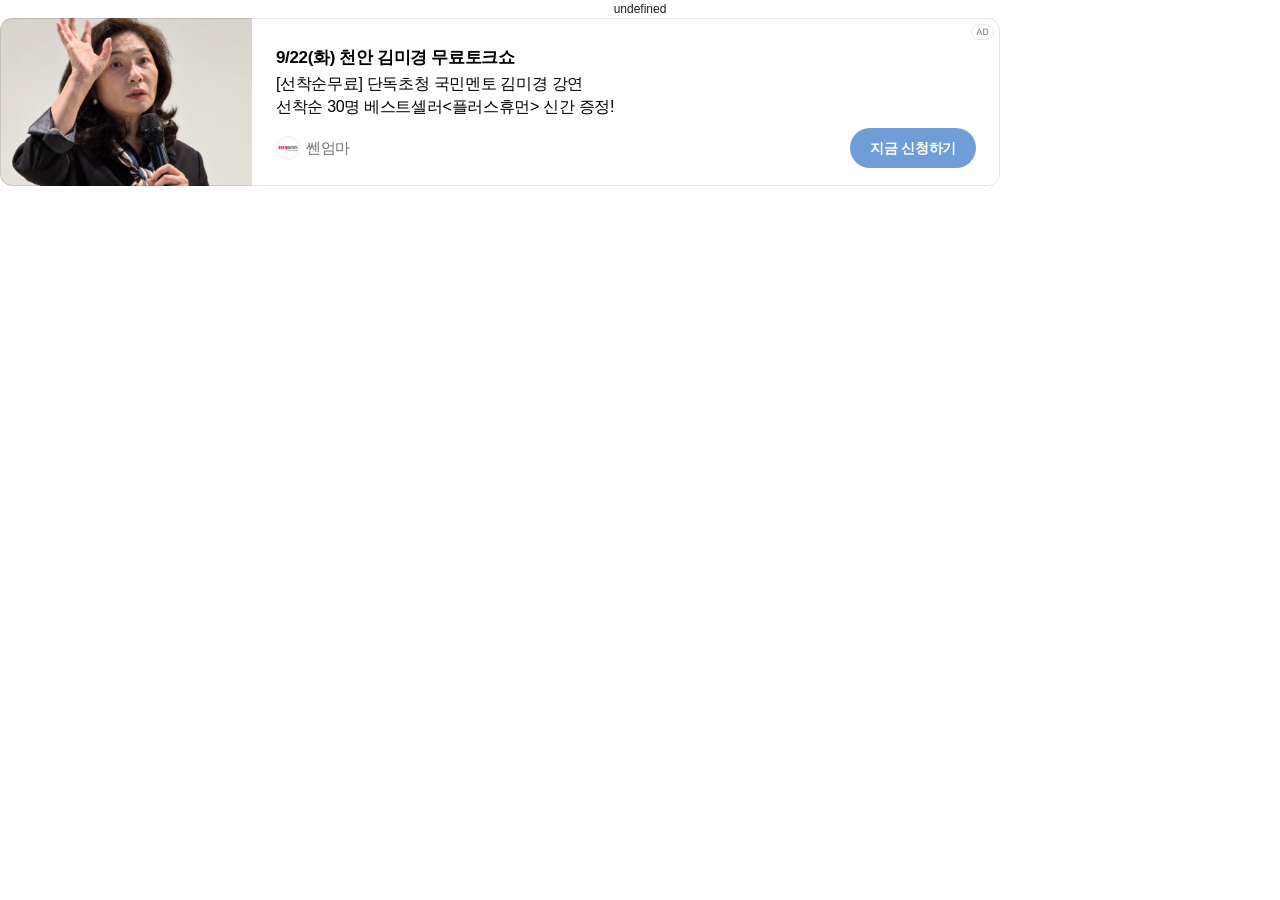
<file: '수시 먹통' 피해 신청 1588건 중 414건만 구제 대상 확정_files/saved_resource.html>
<!DOCTYPE html>
<!-- saved from url=(0055)https://n.news.naver.com/article/018/0006371300?sid=102 -->
<html style="--cta-bg-color: #A57B6B; --cta-bg-color-dark: #A57B6B; --benefit-badge-bg-color: #dce9fa; --benefit-badge-bg-color-dark: #364559; --benefit-badge-text-color: #425d80; --benefit-badge-text-color-dark: #d5e2f2;"><head><meta http-equiv="Content-Type" content="text/html; charset=UTF-8">
          
          <meta http-equiv="imagetoolbar" content="no">
          <meta http-equiv="imagetoolbar" content="false">
          <meta name="ROBOTS" content="NOINDEX">
          <meta name="ROBOTS" content="NOFOLLOW">
          <meta name="ROBOTS" content="NOARCHIVE">
          <meta name="ROBOTS" content="NOSNIPPET">
          <meta name="ROBOTS" content="NOODP">
          <!--<base target="_top">--><base href="." target="_top">
          <title>광고</title>
          <script type="text/javascript">
            window.onerror = function () { return true; };
          </script>
          <style type="text/css">
            #gfp_sf_body {
              min-width: 100%;
              width: 1px;
              margin: 0;
              padding: 0;
              background-color: transparent;
              text-align: center;
            }
            #gfp_sf_body table {
              margin: auto;
            }
            #inmobi-ad {
              text-align: left;
            }
          </style>
        <script type="text/javascript" src="./glad-admute.js.다운로드" async="" charset="utf-8"></script><style data-gfp-role="adMuteStyle" type="text/css">
@charset "UTF-8";
.banner_ad_wrapper .ico_logo_naver, .banner_ad_wrapper .back_btn {
  display: inline-block;
  background-image: url([data-uri]);
  background-size: 82px 40px;
  background-repeat: no-repeat;
  color: transparent;
}

.banner_ad_wrapper {
  font-family: -apple-system, BlinkMacSystemFont, 'Apple SD Gothic Neo', Helvetica, '맑은 고딕', 'Malgun Gothic', '돋움', Dotum, sans-serif;
  color: #202020;
  font-size: 12px;
  line-height: 1.5;
  text-align: left;
  position: relative;
}

.banner_ad_wrapper p, .banner_ad_wrapper h1, .banner_ad_wrapper h2, .banner_ad_wrapper h3, .banner_ad_wrapper h4, .banner_ad_wrapper h5, .banner_ad_wrapper h6, .banner_ad_wrapper ul, .banner_ad_wrapper ol, .banner_ad_wrapper li, .banner_ad_wrapper dl, .banner_ad_wrapper dt, .banner_ad_wrapper dd, .banner_ad_wrapper table, .banner_ad_wrapper th, .banner_ad_wrapper td, .banner_ad_wrapper form, .banner_ad_wrapper fieldset, .banner_ad_wrapper legend, .banner_ad_wrapper input, .banner_ad_wrapper textarea, .banner_ad_wrapper button, .banner_ad_wrapper select {
  margin: 0;
  padding: 0;
}

.banner_ad_wrapper img, .banner_ad_wrapper fieldset {
  border: 0;
}

.banner_ad_wrapper img {
  vertical-align: top;
}

.banner_ad_wrapper ul, .banner_ad_wrapper ol {
  list-style: none;
}

.banner_ad_wrapper em, .banner_ad_wrapper address, .banner_ad_wrapper i {
  font-style: normal;
}

.banner_ad_wrapper a {
  color: inherit;
  text-decoration: none;
}

.banner_ad_wrapper button {
  border: none;
  background: none;
  cursor: pointer;
  -webkit-user-select: none;
}

.banner_ad_wrapper .blind {
  position: absolute;
  overflow: hidden;
  width: 1px;
  height: 1px;
  margin: -1px;
  clip: rect(0, 0, 0, 0);
}

.banner_ad_wrapper .feedback_list {
  overflow-x: auto;
  overflow-y: hidden;
  padding-left: 15px;
  font-size: 0;
}

.banner_ad_wrapper .feedback_item {
  flex: 0 0 auto;
}

.banner_ad_wrapper .feedback_item:nth-child(n+3) {
  margin-top: 0;
}

.banner_ad_wrapper .feedback_item:nth-child(2n) {
  margin-left: 0;
}

.banner_ad_wrapper .feedback_item + .feedback_item {
  margin-left: 5px;
}

.banner_ad_wrapper .feedback_item:last-child {
  padding-right: 15px;
}

.banner_ad_wrapper .ad_mark_area {
  position: absolute;
  top: 4px;
  right: 2px;
  z-index: 10;
}

.banner_ad_wrapper .ad_mark,
.banner_ad_wrapper .ad_privacy,
.banner_ad_wrapper .ad_privacy_only,
.banner_ad_wrapper .ad_close {
  display: block;
  padding: 2px 4px;
  background-origin: content-box;
  box-sizing: content-box;
  background-repeat: no-repeat;
}

.banner_ad_wrapper .ad_close,
.banner_ad_wrapper .ad_mark {
  width: 23px;
  height: 16px;
  background-image: url("data:image/svg+xml,%3Csvg xmlns='http://www.w3.org/2000/svg' width='23' height='16' viewBox='0 0 23 16' fill='none'%3E%3Crect x='1' y='1' width='21' height='14' rx='7' fill='white' fill-opacity='0.4'/%3E%3Crect x='0.5' y='0.5' width='22' height='15' rx='7.5' stroke='%23222222' stroke-opacity='0.1'/%3E%3Cpath d='M7.74398 4.574H8.94098L11.416 11H10.21L9.60698 9.299H7.04198L6.43898 11H5.27798L7.74398 4.574ZM7.34798 8.444H9.30998L8.34698 5.681H8.31998L7.34798 8.444ZM11.8479 4.574H14.5119C15.0039 4.574 15.4299 4.658 15.7899 4.826C16.1499 4.994 16.4439 5.225 16.6719 5.519C16.8999 5.807 17.0679 6.146 17.1759 6.536C17.2899 6.926 17.3469 7.343 17.3469 7.787C17.3469 8.231 17.2899 8.648 17.1759 9.038C17.0679 9.428 16.8999 9.77 16.6719 10.064C16.4439 10.352 16.1499 10.58 15.7899 10.748C15.4299 10.916 15.0039 11 14.5119 11H11.8479V4.574ZM12.9729 10.082H14.0799C14.5179 10.082 14.8749 10.025 15.1509 9.911C15.4329 9.791 15.6519 9.629 15.8079 9.425C15.9699 9.215 16.0779 8.972 16.1319 8.696C16.1919 8.414 16.2219 8.111 16.2219 7.787C16.2219 7.463 16.1919 7.163 16.1319 6.887C16.0779 6.605 15.9699 6.362 15.8079 6.158C15.6519 5.948 15.4329 5.786 15.1509 5.672C14.8749 5.552 14.5179 5.492 14.0799 5.492H12.9729V10.082Z' fill='black' fill-opacity='0.4'/%3E%3C/svg%3E");
}

.banner_ad_wrapper .ad_privacy_only,
.banner_ad_wrapper .ad_privacy {
  width: 18px;
  height: 18px;
  background-image: url("data:image/svg+xml,%3Csvg xmlns='http://www.w3.org/2000/svg' width='18' height='18' viewBox='0 0 18 18' fill='none'%3E%3Crect x='1' y='1' width='16' height='16' rx='8' fill='white' fill-opacity='0.4'/%3E%3Crect x='0.5' y='0.5' width='17' height='17' rx='8.5' stroke='%23222222' stroke-opacity='0.1'/%3E%3Cpath d='M8.97461 8.39941C9.45773 8.39941 9.8494 8.79134 9.84961 9.27441V12.5244C9.84961 13.0077 9.45786 13.3994 8.97461 13.3994C8.49154 13.3992 8.09961 13.0075 8.09961 12.5244V9.27441C8.09982 8.79147 8.49167 8.39963 8.97461 8.39941ZM8.97461 4.7998C9.65103 4.7998 10.2 5.34804 10.2002 6.02441C10.2002 6.70096 9.65116 7.25 8.97461 7.25C8.29824 7.24979 7.75 6.70083 7.75 6.02441C7.75021 5.34817 8.29837 4.80002 8.97461 4.7998Z' fill='black' fill-opacity='0.4'/%3E%3C/svg%3E");
}

.banner_ad_wrapper .flow_area {
  display: none;
  position: absolute;
  top: 0;
  right: 0;
  bottom: 0;
  left: 0;
  z-index: 10;
  background-color: #f5f7fd;
}

.banner_ad_wrapper .ico_logo_naver {
  background-position: -44px -32px;
  background-repeat: no-repeat;
  width: 32px;
  height: 6px;
  position: absolute;
  top: 6px;
  right: 6px;
}

.banner_ad_wrapper .feedback_area {
  display: none;
  height: 100%;
  padding: 10px 25px;
  box-sizing: border-box;
  flex-direction: column;
  justify-content: center;
  align-items: center;
}

.banner_ad_wrapper .feedback_area.result {
  padding: 0;
}

.banner_ad_wrapper .feedback_area.result .feedback_title {
  line-height: 1.5;
  text-align: center;
  word-wrap: break-word;
  word-break: keep-all;
  color: rgba(48, 48, 56, 0.5);
}

.banner_ad_wrapper .feedback_title {
  font-size: 15px;
  line-height: 1;
  color: #303038;
  letter-spacing: -0.5px;
}

.banner_ad_wrapper .confirm_btns {
  display: flex;
  width: 100%;
  max-width: 315px;
  margin-top: 20px;
}

.banner_ad_wrapper .confirm_btn {
  flex: 1;
  max-width: 155px;
  min-height: 34px;
  padding: 8px 10px 7px;
  border-radius: 5px;
  box-shadow: 0 0 6px 0 rgba(0, 0, 0, 0.05);
  background-color: #4393ff;
  font-size: 14px;
  font-weight: 700;
  line-height: 1.2;
  letter-spacing: -0.5px;
  word-break: keep-all;
  color: #fff;
}

.banner_ad_wrapper .confirm_btn:hover, .banner_ad_wrapper .confirm_btn:focus-visible {
  background-color: #3182f0;
}

.banner_ad_wrapper .confirm_btn + .confirm_btn {
  margin-left: 5px;
  border: 1px solid rgba(0, 0, 0, 0.1);
  box-shadow: 0 0 6px 0 rgba(0, 0, 0, 0.06);
  background-color: rgba(255, 255, 255, 0.9);
  font-weight: 400;
  color: #303038;
}

.banner_ad_wrapper .confirm_btn + .confirm_btn:hover, .banner_ad_wrapper .confirm_btn + .confirm_btn:focus-visible {
  background-color: rgba(240, 241, 241, 0.9);
}

.banner_ad_wrapper .ico_privacy {
  display: none;
  width: 8px;
  height: 8px;
}

.banner_ad_wrapper .back_btn {
  background-position: -22px -22px;
  background-repeat: no-repeat;
  width: 18px;
  height: 18px;
  position: absolute;
  top: 4px;
  left: 4px;
}

.banner_ad_wrapper .back_btn:hover, .banner_ad_wrapper .back_btn:focus-visible {
  background-position: 0px -22px;
}

.banner_ad_wrapper .feedback_list {
  display: flex;
  position: relative;
  width: 100%;
  max-width: 315px;
  margin-top: 10px;
  box-sizing: border-box;
  -webkit-overflow-scrolling: touch;
}

.banner_ad_wrapper .feedback_btn {
  width: 100%;
  min-height: 29px;
  max-width: 155px;
  border: 1px solid rgba(0, 0, 0, 0.1);
  border-radius: 5px;
  box-shadow: 0 0 6px 0 rgba(0, 0, 0, 0.06);
  background-color: rgba(255, 255, 255, 0.9);
  font-size: 8px;
  line-height: 1;
  letter-spacing: -0.5px;
  color: #303038;
}

.banner_ad_wrapper .feedback_btn:hover, .banner_ad_wrapper .feedback_btn:focus-visible {
  background-color: rgba(240, 241, 241, 0.9);
}

.banner_ad_wrapper .feedback_list::-webkit-scrollbar {
  height: 4px;
}

.banner_ad_wrapper .feedback_list::-webkit-scrollbar-button {
  display: none;
}

.banner_ad_wrapper .feedback_list::-webkit-scrollbar-track {
  margin: 5px 15px;
  border-radius: 5px;
  background-color: rgba(0, 0, 0, 0.1);
}

.banner_ad_wrapper .feedback_list::-webkit-scrollbar-thumb {
  margin: 5px 15px;
  border-radius: 5px;
  background-color: rgba(0, 0, 0, 0.15);
}

.banner_ad_wrapper .flow_area.confirm .feedback_area.confirm {
  display: flex;
}

.banner_ad_wrapper .flow_area.question .feedback_area.question {
  display: flex;
}

.banner_ad_wrapper .flow_area.result .feedback_area.result {
  display: flex;
}

.banner_ad_wrapper .flow_area.confirm .feedback_area.confirm.privacy {
  display: none;
}

.banner_ad_wrapper.feedback_on .flow_area {
  display: block;
}

.banner_ad_wrapper.feedback_on .ad_mark_area {
  display: none;
}

.banner_ad_wrapper.type_step2_2x3 .ico_logo_naver, .banner_ad_wrapper.type_step2_3x2 .ico_logo_naver, .banner_ad_wrapper.type_min_h68 .ico_logo_naver, .banner_ad_wrapper.type_min_h77 .ico_logo_naver, .banner_ad_wrapper.type_min_h80 .ico_logo_naver, .banner_ad_wrapper.type_min_h129 .ico_logo_naver, .banner_ad_wrapper.type_horizontal .ico_logo_naver, .banner_ad_wrapper.type_vertical .ico_logo_naver {
  background-position: -44px -11px;
  width: 38px;
  height: 7px;
}

.banner_ad_wrapper.type_min_w320 .feedback_area, .banner_ad_wrapper.type_min_w360 .feedback_area, .banner_ad_wrapper.type_min_w375 .feedback_area, .banner_ad_wrapper.type_min_w437 .feedback_area {
  padding: 10px 50px;
}

.banner_ad_wrapper.type_min_w320 .feedback_area.result, .banner_ad_wrapper.type_min_w360 .feedback_area.result, .banner_ad_wrapper.type_min_w375 .feedback_area.result, .banner_ad_wrapper.type_min_w437 .feedback_area.result {
  padding: 0;
}

.banner_ad_wrapper.type_min_w320 .feedback_title, .banner_ad_wrapper.type_min_w360 .feedback_title, .banner_ad_wrapper.type_min_w375 .feedback_title, .banner_ad_wrapper.type_min_w437 .feedback_title {
  font-size: 14px;
}

.banner_ad_wrapper.type_min_w320 .feedback_list, .banner_ad_wrapper.type_min_w360 .feedback_list, .banner_ad_wrapper.type_min_w375 .feedback_list, .banner_ad_wrapper.type_min_w437 .feedback_list {
  overflow: visible;
  padding-left: 0;
}

.banner_ad_wrapper.type_min_w320 .feedback_btn {
  font-size: 13px;
}

.banner_ad_wrapper.type_min_w360 .feedback_btn {
  min-height: 34px;
  font-size: 14px;
}

.banner_ad_wrapper.type_min_w375 .confirm_btn,
.banner_ad_wrapper.type_min_w375 .feedback_btn {
  min-height: 34px;
}

.banner_ad_wrapper.type_min_w375 .feedback_btn {
  font-size: 14px;
}

.banner_ad_wrapper.type_min_w437 .feedback_title {
  font-size: 15px;
}

.banner_ad_wrapper.type_min_w437 .confirm_btns {
  max-width: 295px;
}

.banner_ad_wrapper.type_min_w437 .confirm_btn,
.banner_ad_wrapper.type_min_w437 .feedback_btn {
  max-width: 145px;
}

.banner_ad_wrapper.type_min_w437 .feedback_btn {
  min-height: 34px;
  font-size: 14px;
}

.banner_ad_wrapper.privacy .confirm_btn {
  white-space: nowrap;
}

.banner_ad_wrapper.privacy .confirm_btn + .confirm_btn {
  max-width: none;
}

.banner_ad_wrapper.privacy .flow_area.confirm .feedback_area.confirm.privacy {
  display: flex;
}

.banner_ad_wrapper.privacy .flow_area.confirm .feedback_area.confirm:not(.privacy) {
  display: none;
}

.banner_ad_wrapper.privacy .ico_privacy {
  display: inline-block;
}

.banner_ad_wrapper.type_horizontal .feedback_area {
  flex-direction: row;
  padding: 10px 50px;
}

.banner_ad_wrapper.type_horizontal .feedback_title {
  flex-shrink: 0;
  margin-right: 10px;
  font-size: 12px;
}

.banner_ad_wrapper.type_horizontal .confirm_btns {
  max-width: 205px;
  margin-top: 0;
}

.banner_ad_wrapper.type_horizontal .confirm_btn {
  flex: 0 1 100px;
  min-height: 24px;
  padding: 4px 10px;
  font-size: 11px;
  letter-spacing: -0.5px;
}

.banner_ad_wrapper.type_horizontal .feedback_list {
  overflow-x: auto;
  overflow-y: hidden;
  width: auto;
  max-width: none;
  margin-top: 0;
  padding-left: 0;
  flex-wrap: nowrap;
}

.banner_ad_wrapper.type_horizontal .feedback_item {
  flex: 0 0 auto;
}

.banner_ad_wrapper.type_horizontal .feedback_item + .feedback_item {
  margin: 0 0 0 5px;
}

.banner_ad_wrapper.type_horizontal .feedback_btn {
  min-height: 24px;
  padding: 5px 10px 5px 9px;
  font-size: 11px;
}

.banner_ad_wrapper.type_vertical .feedback_area {
  padding: 18px 50px;
}

.banner_ad_wrapper.type_vertical .feedback_area.result {
  padding: 0;
}

.banner_ad_wrapper.type_vertical .feedback_area.confirm .feedback_title {
  font-size: 12px;
  white-space: nowrap;
}

.banner_ad_wrapper.type_vertical .feedback_area.question .feedback_title,
.banner_ad_wrapper.type_vertical .feedback_area.result .feedback_title {
  font-size: 12px;
}

.banner_ad_wrapper.type_vertical .confirm_btns {
  flex-direction: column;
  align-items: center;
  margin-top: 10px;
}

.banner_ad_wrapper.type_vertical .confirm_btn {
  width: 100%;
  min-height: 24px;
  padding: 4px 10px;
  font-size: 11px;
}

.banner_ad_wrapper.type_vertical .confirm_btn + .confirm_btn {
  margin: 5px 0 0;
}

.banner_ad_wrapper.type_vertical .feedback_area.privacy .confirm_btn + .confirm_btn {
  padding: 10px;
  flex-shrink: 0;
}

.banner_ad_wrapper.type_vertical .feedback_list {
  overflow: visible;
  padding-left: 0;
  flex-direction: column;
}

.banner_ad_wrapper.type_vertical .feedback_item {
  flex: 0 1 auto;
  padding-right: 0;
  text-align: center;
}

.banner_ad_wrapper.type_vertical .feedback_item + .feedback_item {
  margin: 5px 0 0;
}

.banner_ad_wrapper.type_vertical .feedback_btn {
  min-height: 24px;
  padding: 0 20px;
  font-size: 11px;
}

.banner_ad_wrapper.type_vertical.type_high_height .feedback_area.question,
.banner_ad_wrapper.type_vertical.type_high_height .feedback_area.confirm {
  padding: 18px 20px;
}

.banner_ad_wrapper.type_vertical.type_high_height .feedback_area.confirm .feedback_title {
  white-space: normal;
  word-break: keep-all;
  line-height: 1.25;
  text-align: center;
}

.banner_ad_wrapper.type_vertical.type_high_height .feedback_area.confirm .confirm_btn {
  max-width: 100px;
}

.banner_ad_wrapper.type_vertical.type_high_height .feedback_area.privacy .confirm_btn {
  max-width: 155px;
}

.banner_ad_wrapper.type_vertical.type_high_height .feedback_btn {
  padding: 0 9px;
}

.banner_ad_wrapper.type_vertical.type_high_height.type_min_w210 .feedback_area.question {
  padding: 18px 50px;
}

.banner_ad_wrapper.type_vertical.type_high_height.type_min_w210 .feedback_area.question .feedback_title {
  font-size: 13px;
}

.banner_ad_wrapper.type_vertical.type_high_height.type_min_w210 .confirm_btn {
  min-height: 29px;
  font-size: 12px;
}

.banner_ad_wrapper.type_vertical.type_high_height.type_min_w210 .feedback_area.confirm .feedback_title {
  font-size: 13px;
}

.banner_ad_wrapper.type_vertical.type_high_height.type_min_w210 .feedback_btn {
  padding: 0 20px;
  min-height: 29px;
  font-size: 12px;
}

.banner_ad_wrapper.type_vertical.type_1to1 .feedback_area.question .feedback_title,
.banner_ad_wrapper.type_vertical.type_1to1 .feedback_area.confirm .feedback_title,
.banner_ad_wrapper.type_vertical.type_1to1 .feedback_area.result .feedback_title {
  font-size: 13px;
}

.banner_ad_wrapper.type_vertical.type_1to1 .confirm_btn {
  min-height: 26px;
  font-size: 12px;
}

.banner_ad_wrapper.type_vertical.type_1to1 .feedback_btn {
  min-height: 26px;
  font-size: 12px;
}

.banner_ad_wrapper.type_vertical.type_multiple_row .feedback_area.question {
  padding: 18px 10px;
}

.banner_ad_wrapper.type_vertical.type_multiple_row .feedback_area.confirm .feedback_title {
  font-size: 12px;
}

.banner_ad_wrapper.type_vertical.type_multiple_row .feedback_btn {
  padding: 0 5px;
}

.banner_ad_wrapper.type_multiple_row .feedback_list {
  flex-direction: row;
  flex-wrap: wrap;
  gap: 5px;
}

.banner_ad_wrapper.type_multiple_row .feedback_item {
  flex: 1 0 auto;
  margin: 0;
}

.banner_ad_wrapper.type_multiple_row .feedback_item + .feedback_item {
  margin: 0;
}

.banner_ad_wrapper.type_step2_2x3 .feedback_list, .banner_ad_wrapper.type_step2_3x2 .feedback_list {
  flex-wrap: wrap;
}

.banner_ad_wrapper.type_step2_2x3 .feedback_item, .banner_ad_wrapper.type_step2_3x2 .feedback_item {
  flex: 1 0 48%;
}

.banner_ad_wrapper.type_step2_2x3 .feedback_item + .feedback_item, .banner_ad_wrapper.type_step2_3x2 .feedback_item + .feedback_item {
  margin-left: 0;
}

.banner_ad_wrapper.type_step2_2x3 .feedback_item:last-child, .banner_ad_wrapper.type_step2_3x2 .feedback_item:last-child {
  padding-right: 0;
}

.banner_ad_wrapper.type_step2_2x3 .feedback_item:nth-child(n+3), .banner_ad_wrapper.type_step2_3x2 .feedback_item:nth-child(n+3) {
  margin-top: 5px;
}

.banner_ad_wrapper.type_step2_2x3 .feedback_item:nth-child(2n), .banner_ad_wrapper.type_step2_3x2 .feedback_item:nth-child(2n) {
  margin-left: 5px;
}

.banner_ad_wrapper.type_step2_2x3 .feedback_area.result {
  padding: 0;
}

.banner_ad_wrapper.type_step2_2x3 .feedback_area.question .feedback_title {
  font-size: 14px;
}

.banner_ad_wrapper.type_step2_2x3 .feedback_list {
  overflow: visible;
  padding-left: 0;
}

.banner_ad_wrapper.type_step2_2x3.type_min_h129 .feedback_btn {
  min-height: 29px;
  font-size: 13px;
}

.banner_ad_wrapper.type_step2_2x3.type_min_w360 .feedback_area.question .feedback_title,
.banner_ad_wrapper.type_step2_2x3.type_min_w360 .feedback_title, .banner_ad_wrapper.type_step2_2x3.type_min_w375 .feedback_area.question .feedback_title,
.banner_ad_wrapper.type_step2_2x3.type_min_w375 .feedback_title, .banner_ad_wrapper.type_step2_2x3.type_min_w437 .feedback_area.question .feedback_title,
.banner_ad_wrapper.type_step2_2x3.type_min_w437 .feedback_title {
  font-size: 15px;
}

.banner_ad_wrapper.type_step2_2x3.type_min_w360 .feedback_btn, .banner_ad_wrapper.type_step2_2x3.type_min_w375 .feedback_btn, .banner_ad_wrapper.type_step2_2x3.type_min_w437 .feedback_btn {
  min-height: 34px;
  font-size: 14px;
}

.banner_ad_wrapper.type_step2_3x2 .feedback_list {
  max-width: 445px;
  min-width: 337px;
}

.banner_ad_wrapper.type_step2_3x2 .feedback_item {
  flex-basis: 32.3%;
}

.banner_ad_wrapper.type_step2_3x2 .feedback_item:nth-child(n+3) {
  margin-top: 0;
}

.banner_ad_wrapper.type_step2_3x2 .feedback_item:nth-child(n+4) {
  margin-top: 5px;
}

.banner_ad_wrapper.type_step2_3x2 .feedback_item:nth-child(3n), .banner_ad_wrapper.type_step2_3x2 .feedback_item:nth-child(3n+2) {
  margin-left: 5px;
}

.banner_ad_wrapper.type_step2_3x2 .feedback_item:nth-child(4n) {
  margin-left: 0;
}

.banner_ad_wrapper.type_step2_3x2 .feedback_btn {
  padding: 8px 0;
}

.banner_ad_wrapper.type_step2_6x1 .feedback_area.question,
.banner_ad_wrapper.type_step2_6x1 .feedback_area.result {
  padding: 0;
}

.banner_ad_wrapper.type_step2_6x1 .feedback_title {
  font-size: 10px;
}

.banner_ad_wrapper.type_step2_6x1 .confirm_btns {
  margin-top: 3px;
}

.banner_ad_wrapper.type_step2_6x1 .confirm_btn,
.banner_ad_wrapper.type_step2_6x1 .feedback_btn {
  min-height: 18px;
  padding: 2px 10px 1px;
  font-size: 10px;
}

.banner_ad_wrapper.type_step2_6x1 .feedback_list {
  display: block;
  overflow-x: auto;
  overflow-y: hidden;
  max-width: none;
  margin-top: 3px;
  padding-left: 15px;
  text-align: center;
  white-space: nowrap;
}

.banner_ad_wrapper.type_step2_6x1 .feedback_item {
  display: inline-block;
}

.banner_ad_wrapper.type_step2_6x1.type_min_w320 .feedback_item, .banner_ad_wrapper.type_step2_6x1.type_min_w360 .feedback_item, .banner_ad_wrapper.type_step2_6x1.type_min_w375 .feedback_item, .banner_ad_wrapper.type_step2_6x1.type_min_w437 .feedback_item {
  margin-top: 0;
}

.banner_ad_wrapper.type_step2_6x1.type_min_w320 .feedback_item + .feedback_item, .banner_ad_wrapper.type_step2_6x1.type_min_w360 .feedback_item + .feedback_item, .banner_ad_wrapper.type_step2_6x1.type_min_w375 .feedback_item + .feedback_item, .banner_ad_wrapper.type_step2_6x1.type_min_w437 .feedback_item + .feedback_item {
  margin-left: 5px;
}

.banner_ad_wrapper.type_step2_6x1.type_min_w320 .feedback_item:last-child, .banner_ad_wrapper.type_step2_6x1.type_min_w360 .feedback_item:last-child, .banner_ad_wrapper.type_step2_6x1.type_min_w375 .feedback_item:last-child, .banner_ad_wrapper.type_step2_6x1.type_min_w437 .feedback_item:last-child {
  padding-right: 15px;
}

.banner_ad_wrapper.type_step2_6x1.type_min_w360 .feedback_area.confirm, .banner_ad_wrapper.type_step2_6x1.type_min_w375 .feedback_area.confirm, .banner_ad_wrapper.type_step2_6x1.type_min_w437 .feedback_area.confirm {
  padding-left: 80px;
  padding-right: 80px;
}

.banner_ad_wrapper.type_step2_6x1.type_min_h80.type_min_w360 .feedback_area.confirm, .banner_ad_wrapper.type_step2_6x1.type_min_h80.type_min_w375 .feedback_area.confirm, .banner_ad_wrapper.type_step2_6x1.type_min_h80.type_min_w437 .feedback_area.confirm {
  padding-left: 50px;
  padding-right: 50px;
}

.banner_ad_wrapper.type_step2_6x1.type_min_h80.type_min_w320 .feedback_title {
  font-size: 12px;
}

.banner_ad_wrapper.type_step2_6x1.type_min_h80.type_min_w320 .confirm_btns {
  margin-top: 8px;
}

.banner_ad_wrapper.type_step2_6x1.type_min_h80.type_min_w320 .confirm_btn {
  min-height: 28px;
  font-size: 11px;
}

.banner_ad_wrapper.type_step2_6x1.type_min_h80.type_min_w320 .feedback_list {
  margin-top: 8px;
}

.banner_ad_wrapper.type_step2_6x1.type_min_h80.type_min_w320 .feedback_btn {
  min-height: 28px;
  font-size: 11px;
}

.banner_ad_wrapper.type_step2_6x1.type_min_h80.type_min_w360 .feedback_title {
  font-size: 14px;
}

.banner_ad_wrapper.type_step2_6x1.type_min_h80.type_min_w360 .confirm_btns {
  margin-top: 9px;
}

.banner_ad_wrapper.type_step2_6x1.type_min_h80.type_min_w360 .confirm_btn,
.banner_ad_wrapper.type_step2_6x1.type_min_h80.type_min_w360 .feedback_btn {
  min-height: 32px;
  font-size: 13px;
}

.banner_ad_wrapper.type_step2_6x1.type_min_h80.type_min_w360 .feedback_list {
  margin-top: 9px;
}

.banner_ad_wrapper.type_step2_6x1.type_min_h80.type_min_w375 .feedback_list {
  margin-top: 9px;
}

.banner_ad_wrapper.type_step2_6x1.type_min_h80.type_min_w437 .confirm_btns {
  margin-top: 10px;
}

.banner_ad_wrapper.type_step2_6x1.type_min_h80.type_min_w437 .confirm_btn {
  min-height: 34px;
  font-size: 14px;
}

.banner_ad_wrapper.type_step2_6x1.type_min_h80.type_min_w437 .feedback_list {
  margin-top: 9px;
}

.banner_ad_wrapper.type_step2_6x1.type_min_h80.type_min_w437 .feedback_btn {
  min-height: 34px;
  font-size: 14px;
}

.banner_ad_wrapper.type_step2_6x1.type_min_h129.type_min_w360 .feedback_area.confirm, .banner_ad_wrapper.type_step2_6x1.type_min_h129.type_min_w375 .feedback_area.confirm, .banner_ad_wrapper.type_step2_6x1.type_min_h129.type_min_w437 .feedback_area.confirm {
  padding-left: 50px;
  padding-right: 50px;
}

.banner_ad_wrapper.type_step2_6x1.type_min_h129.type_min_w320 .feedback_list {
  margin-top: 20px;
}

.banner_ad_wrapper.type_step2_6x1.type_min_h129.type_min_w360 .confirm_btns,
.banner_ad_wrapper.type_step2_6x1.type_min_h129.type_min_w360 .feedback_list {
  margin-top: 20px;
}

.banner_ad_wrapper.type_step2_6x1.type_min_h129.type_min_w360 .confirm_btn,
.banner_ad_wrapper.type_step2_6x1.type_min_h129.type_min_w360 .feedback_btn {
  min-height: 32px;
  font-size: 13px;
}

.banner_ad_wrapper.type_step2_6x1.type_min_h129.type_min_w375 .feedback_list {
  margin-top: 20px;
}

.banner_ad_wrapper.type_step2_6x1.type_min_h129.type_min_w437 .feedback_list {
  margin-top: 20px;
}

.banner_ad_wrapper.type_min_h68 .ico_privacy {
  width: 11px;
  height: 11px;
  vertical-align: -2px;
}

.banner_ad_wrapper.type_min_h68 .feedback_title {
  font-size: 12px;
}

.banner_ad_wrapper.type_min_h68 .confirm_btns,
.banner_ad_wrapper.type_min_h68 .feedback_list {
  margin-top: 8px;
}

.banner_ad_wrapper.type_min_h68 .confirm_btn,
.banner_ad_wrapper.type_min_h68 .feedback_btn {
  min-height: 28px;
  font-size: 11px;
}

.banner_ad_wrapper.type_min_h77 .ico_privacy {
  width: 12px;
  height: 12px;
  vertical-align: -1px;
}

.banner_ad_wrapper.type_min_h77 .feedback_title {
  font-size: 14px;
}

.banner_ad_wrapper.type_min_h77 .confirm_btns,
.banner_ad_wrapper.type_min_h77 .feedback_list {
  margin-top: 10px;
}

.banner_ad_wrapper.type_min_h77 .confirm_btn,
.banner_ad_wrapper.type_min_h77 .feedback_btn {
  min-height: 32px;
  font-size: 13px;
}

.banner_ad_wrapper.type_min_h80 .ico_privacy {
  width: 13px;
  height: 13px;
  vertical-align: -1px;
}

.banner_ad_wrapper.type_min_h80 .feedback_title {
  font-size: 15px;
}

.banner_ad_wrapper.type_min_h80 .confirm_btns,
.banner_ad_wrapper.type_min_h80 .feedback_list {
  margin-top: 10px;
}

.banner_ad_wrapper.type_min_h80 .confirm_btn,
.banner_ad_wrapper.type_min_h80 .feedback_btn {
  min-height: 34px;
  font-size: 14px;
}

.banner_ad_wrapper.type_min_h129 .ico_privacy {
  width: 13px;
  height: 13px;
  vertical-align: -1px;
}

.banner_ad_wrapper.type_min_h129 .feedback_title {
  font-size: 15px;
}

.banner_ad_wrapper.type_min_h129 .confirm_btns {
  margin-top: 20px;
}

.banner_ad_wrapper.type_min_h129 .confirm_btn,
.banner_ad_wrapper.type_min_h129 .feedback_btn {
  min-height: 34px;
  font-size: 14px;
}

.banner_ad_wrapper .type_dark .ad_close,
.banner_ad_wrapper .type_dark .ad_mark, .banner_ad_wrapper.type_dark .ad_close,
.banner_ad_wrapper.type_dark .ad_mark {
  background-image: url("data:image/svg+xml,%3Csvg xmlns='http://www.w3.org/2000/svg' width='23' height='16' viewBox='0 0 23 16' fill='none'%3E%3Crect x='1' y='1' width='21' height='14' rx='7' fill='%23333333' fill-opacity='0.35'/%3E%3Crect x='0.5' y='0.5' width='22' height='15' rx='7.5' stroke='white' stroke-opacity='0.1'/%3E%3Cpath d='M7.74398 4.574H8.94098L11.416 11H10.21L9.60698 9.299H7.04198L6.43898 11H5.27798L7.74398 4.574ZM7.34798 8.444H9.30998L8.34698 5.681H8.31998L7.34798 8.444ZM11.8479 4.574H14.5119C15.0039 4.574 15.4299 4.658 15.7899 4.826C16.1499 4.994 16.4439 5.225 16.6719 5.519C16.8999 5.807 17.0679 6.146 17.1759 6.536C17.2899 6.926 17.3469 7.343 17.3469 7.787C17.3469 8.231 17.2899 8.648 17.1759 9.038C17.0679 9.428 16.8999 9.77 16.6719 10.064C16.4439 10.352 16.1499 10.58 15.7899 10.748C15.4299 10.916 15.0039 11 14.5119 11H11.8479V4.574ZM12.9729 10.082H14.0799C14.5179 10.082 14.8749 10.025 15.1509 9.911C15.4329 9.791 15.6519 9.629 15.8079 9.425C15.9699 9.215 16.0779 8.972 16.1319 8.696C16.1919 8.414 16.2219 8.111 16.2219 7.787C16.2219 7.463 16.1919 7.163 16.1319 6.887C16.0779 6.605 15.9699 6.362 15.8079 6.158C15.6519 5.948 15.4329 5.786 15.1509 5.672C14.8749 5.552 14.5179 5.492 14.0799 5.492H12.9729V10.082Z' fill='white' fill-opacity='0.7'/%3E%3C/svg%3E");
}

.banner_ad_wrapper .type_dark .ad_privacy_only,
.banner_ad_wrapper .type_dark .ad_privacy, .banner_ad_wrapper.type_dark .ad_privacy_only,
.banner_ad_wrapper.type_dark .ad_privacy {
  background-image: url("data:image/svg+xml,%3Csvg xmlns='http://www.w3.org/2000/svg' width='18' height='18' viewBox='0 0 18 18' fill='none'%3E%3Crect x='1' y='1' width='16' height='16' rx='8' fill='%23333333' fill-opacity='0.35'/%3E%3Crect x='0.5' y='0.5' width='17' height='17' rx='8.5' stroke='white' stroke-opacity='0.1'/%3E%3Cpath d='M8.97461 8.39941C9.45773 8.39941 9.8494 8.79134 9.84961 9.27441V12.5244C9.84961 13.0077 9.45786 13.3994 8.97461 13.3994C8.49154 13.3992 8.09961 13.0075 8.09961 12.5244V9.27441C8.09982 8.79147 8.49167 8.39963 8.97461 8.39941ZM8.97461 4.7998C9.65103 4.7998 10.2 5.34804 10.2002 6.02441C10.2002 6.70096 9.65116 7.25 8.97461 7.25C8.29824 7.24979 7.75 6.70083 7.75 6.02441C7.75021 5.34817 8.29837 4.80002 8.97461 4.7998Z' fill='white' fill-opacity='0.7'/%3E%3C/svg%3E");
}

.banner_ad_wrapper .type_dark .flow_area, .banner_ad_wrapper.type_dark .flow_area {
  background-color: #333336;
}

.banner_ad_wrapper .type_dark .ico_logo_naver, .banner_ad_wrapper.type_dark .ico_logo_naver {
  background-position: -44px -22px;
}

.banner_ad_wrapper .type_dark.type_step2_2x3 .ico_logo_naver, .banner_ad_wrapper .type_dark.type_step2_3x2 .ico_logo_naver, .banner_ad_wrapper .type_dark.type_min_h68 .ico_logo_naver, .banner_ad_wrapper .type_dark.type_min_h77 .ico_logo_naver, .banner_ad_wrapper .type_dark.type_min_h80 .ico_logo_naver, .banner_ad_wrapper .type_dark.type_min_h129 .ico_logo_naver, .banner_ad_wrapper .type_dark.type_horizontal .ico_logo_naver, .banner_ad_wrapper .type_dark.type_vertical .ico_logo_naver,
.banner_ad_wrapper.type_dark.type_step2_2x3 .ico_logo_naver,
.banner_ad_wrapper.type_dark.type_step2_3x2 .ico_logo_naver,
.banner_ad_wrapper.type_dark.type_min_h68 .ico_logo_naver,
.banner_ad_wrapper.type_dark.type_min_h77 .ico_logo_naver,
.banner_ad_wrapper.type_dark.type_min_h80 .ico_logo_naver,
.banner_ad_wrapper.type_dark.type_min_h129 .ico_logo_naver,
.banner_ad_wrapper.type_dark.type_horizontal .ico_logo_naver,
.banner_ad_wrapper.type_dark.type_vertical .ico_logo_naver {
  background-position: -44px 0px;
}

.banner_ad_wrapper .type_dark .feedback_title, .banner_ad_wrapper.type_dark .feedback_title {
  color: #fff;
}

.banner_ad_wrapper .type_dark .feedback_area.result .feedback_title, .banner_ad_wrapper.type_dark .feedback_area.result .feedback_title {
  color: rgba(255, 255, 255, 0.5);
}

.banner_ad_wrapper .type_dark .confirm_btn, .banner_ad_wrapper.type_dark .confirm_btn {
  background-color: #2e7ce5;
}

.banner_ad_wrapper .type_dark .confirm_btn:hover, .banner_ad_wrapper .type_dark .confirm_btn:focus-visible, .banner_ad_wrapper.type_dark .confirm_btn:hover, .banner_ad_wrapper.type_dark .confirm_btn:focus-visible {
  background-color: #2973d6;
}

.banner_ad_wrapper .type_dark .confirm_btn + .confirm_btn,
.banner_ad_wrapper .type_dark .feedback_btn, .banner_ad_wrapper.type_dark .confirm_btn + .confirm_btn,
.banner_ad_wrapper.type_dark .feedback_btn {
  background-color: #454548;
  color: #fff;
}

.banner_ad_wrapper .type_dark .confirm_btn + .confirm_btn:hover, .banner_ad_wrapper .type_dark .confirm_btn + .confirm_btn:focus-visible,
.banner_ad_wrapper .type_dark .feedback_btn:hover,
.banner_ad_wrapper .type_dark .feedback_btn:focus-visible, .banner_ad_wrapper.type_dark .confirm_btn + .confirm_btn:hover, .banner_ad_wrapper.type_dark .confirm_btn + .confirm_btn:focus-visible,
.banner_ad_wrapper.type_dark .feedback_btn:hover,
.banner_ad_wrapper.type_dark .feedback_btn:focus-visible {
  background-color: #3f3f41;
}

.banner_ad_wrapper .type_dark .back_btn, .banner_ad_wrapper.type_dark .back_btn {
  background-position: 0px 0px;
}

.banner_ad_wrapper .type_dark .back_btn:hover, .banner_ad_wrapper .type_dark .back_btn:focus-visible, .banner_ad_wrapper.type_dark .back_btn:hover, .banner_ad_wrapper.type_dark .back_btn:focus-visible {
  background-position: -22px 0px;
}

/* blog style 충돌 이슈 대응 */
.wrap_rabbit .ssp-adcontent .ad_mark_area,
.wrap_rabbit .ssp-adcontent .flow_area {
  position: absolute;
}

.wrap_rabbit .ssp-adcontent .ad_mark_area::after {
  display: none;
}
</style></head>
        <body id="gfp_sf_body" class="banner_ad_wrapper type_step2_3x2 type_min_w437 type_min_h129">
          <div id="gfp_sf_align">
            <script src="./gfp-display-safeframe.js.다운로드"></script><link rel="stylesheet" href="./gfa_native_sub.f4f5ee96a8.css">
<script type="text/javascript" src="./native_multibody_cta.9b9a53db54.js.다운로드" charset="utf-8"></script><div id="ad-element" class="gfa_native_sub_ad">  <div class="ai_mark_area" data-gfp-role="aiMarkArea"></div>  <a class="link_area" data-gfp-role="link" href="https://g.tivan.naver.com/gfa/[base64]/" target="_blank">    <div class="content_wrap">      <div class="thumb_area">        <img src="./photo-upload-8077555231882763957.png" class="image" alt="광고 이미지">      </div>      <div class="content_area">        <div class="content_inner">          <div class="content_row_text">            <div class="content_item_text">                            <div class="content_title_area">                <strong class="title">9/22(화) 천안 김미경 무료토크쇼</strong>                                              </div>              <p class="content_text">[선착순무료] 단독초청 국민멘토 김미경 강연</p>              <p class="content_text">선착순 30명 베스트셀러&lt;플러스휴먼&gt; 신간 증정!</p>                            <div class="content_info">                <div class="content_profile">                  <img src="./쎈엄마로고-300x300.jpg" width="24" height="24" alt="광고 이미지">                </div>                <span class="link_text">쎈엄마</span>                                <div class="content_cta">지금 신청하기</div>                              </div>            </div>          </div>        </div>      </div>    </div>  </a>  <i class="icon_ad" data-gfp-role="adMarkLegacy" style="display:none;"><span class="blind">AD</span></i>  <div data-gfp-role="adChoicePos">
<div class="ad_mark_area" data-gfp-role="adMarkArea">
<button type="button" class="ad_mark" data-gfp-role="adMuteMark"><span class="blind">AD</span></button>
</div>
</div></div><script type="text/javascript" src="./basic_entry.0301ded0fe.js.다운로드" charset="utf-8"></script>
          </div>
        
      
<div class="flow_area" data-gfp-role="flowArea">
  <i class="ico_logo_naver"><span class="blind">Naver</span></i>
  <div class="feedback_area confirm">
    <p class="feedback_title">이 광고를 그만 보시겠습니까?</p>
    <div class="confirm_btns">
      <!-- [D] data-confirm-value 는 마크업 테스트 속성 -->
      <button type="button" class="confirm_btn" data-confirm-value="yes">예</button>
      <button type="button" class="confirm_btn" data-confirm-value="no">아니오</button>
    </div>
  </div>
  <div class="feedback_area confirm privacy">
    <button type="button" class="back_btn" data-gfp-role="backButton"><span class="blind">뒤로가기</span></button>
    <p class="feedback_title">이 광고를 그만 보시겠습니까?</p>
    <div class="confirm_btns">
      <!-- [D] data-confirm-value 는 마크업 테스트 속성 -->
      <button type="button" class="confirm_btn" data-confirm-value="yes">그만 보기</button>
      <button type="button" class="confirm_btn" data-confirm-value="no">
        이 광고가 보이는 이유
        <svg xmlns="http://www.w3.org/2000/svg" viewBox="0 0 13 13" class="ico_privacy">
          <path fill-opacity="0.25" stroke="#000" stroke-width="0.5" stroke-opacity="5.000000e-02" d="M6.5,0.2L6.5,0.2c3.5,0,6.2,2.8,6.2,6.2l0,0c0,3.5-2.8,6.2-6.2,6.2l0,0C3,12.8,0.2,10,0.2,6.5l0,0
            C0.2,3,3,0.2,6.5,0.2z"></path>
          <path d="M6.5,5.8c0.6,0,1,0.4,1,1v3c0,0.6-0.4,1-1,1s-1-0.4-1-1v-3C5.5,6.2,5.9,5.8,6.5,5.8z
            M6.5,2.2c0.7,0,1.2,0.6,1.2,1.2S7.2,4.8,6.5,4.8S5.2,4.2,5.2,3.5S5.8,2.2,6.5,2.2z"></path>
          <path fill="#fff" d="M6.5,5.8c0.6,0,1,0.4,1,1v3c0,0.6-0.4,1-1,1s-1-0.4-1-1v-3C5.5,6.2,5.9,5.8,6.5,5.8z
            M6.5,2.2c0.7,0,1.2,0.6,1.2,1.2S7.2,4.8,6.5,4.8S5.2,4.2,5.2,3.5S5.8,2.2,6.5,2.2z"></path>
        </svg>
      </button>
    </div>
  </div>
  <div class="feedback_area question">
    <p class="feedback_title">이유는 무엇입니까?</p>
    <ul class="feedback_list" data-gfp-role="feedbackList">
      
<li class="feedback_item">
  <button type="button" class="feedback_btn" data-gfp-mute-reason="R1">나와 관련없음</button>
</li>

<li class="feedback_item">
  <button type="button" class="feedback_btn" data-gfp-mute-reason="R2">너무 자주 표시됨</button>
</li>

<li class="feedback_item">
  <button type="button" class="feedback_btn" data-gfp-mute-reason="R3">이미 구매함</button>
</li>

<li class="feedback_item">
  <button type="button" class="feedback_btn" data-gfp-mute-reason="R4">허위/과장이 의심</button>
</li>

<li class="feedback_item">
  <button type="button" class="feedback_btn" data-gfp-mute-reason="R5">너무 선정적임</button>
</li>

<li class="feedback_item">
  <button type="button" class="feedback_btn" data-gfp-mute-reason="R6">불쾌함</button>
</li>

    </ul>
  </div>
  <div class="feedback_area result">
    <p class="feedback_title">이 광고는 더 이상 보이지 않습니다</p>
  </div>
</div>
</body></html>
</file>
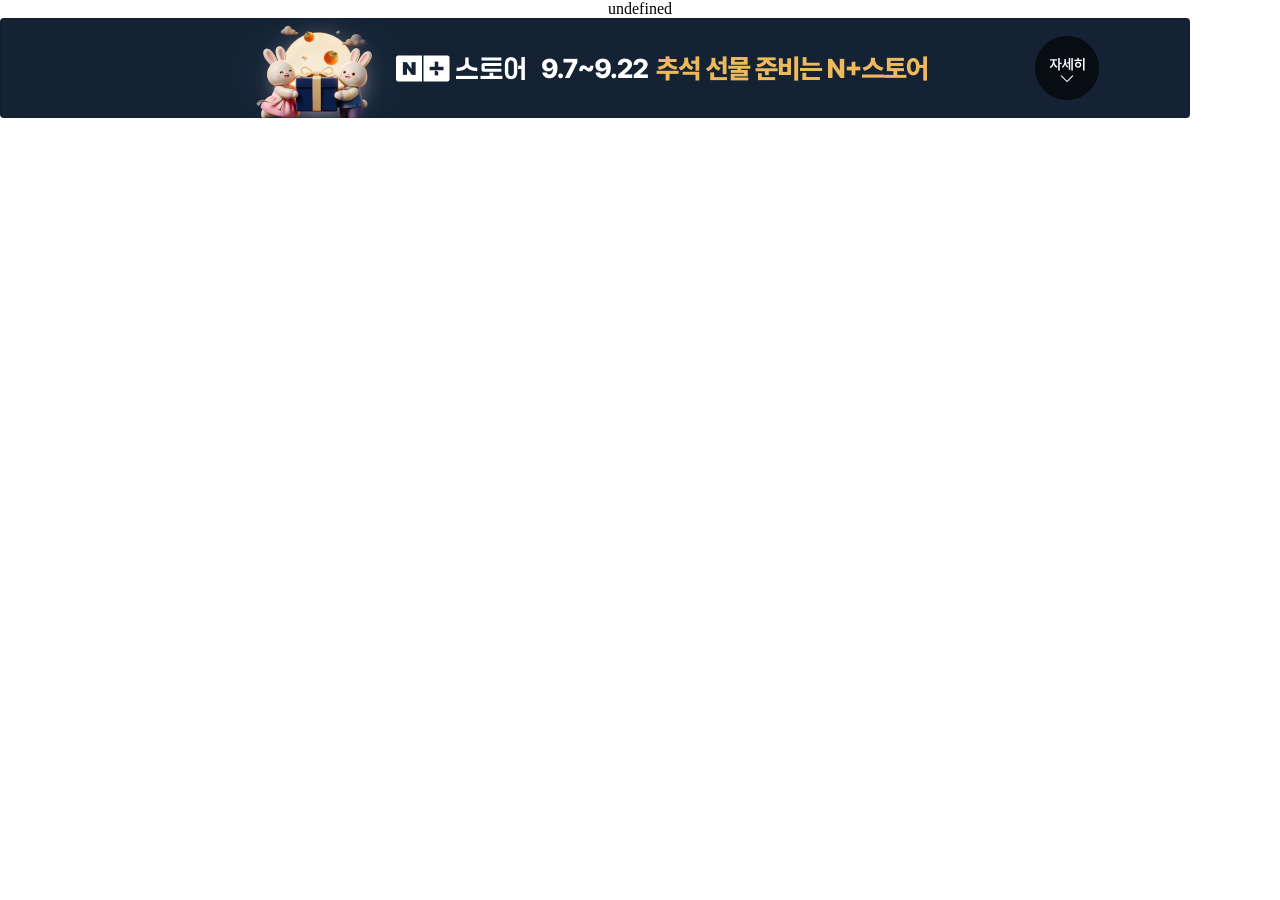
<file: 헤어지기 싫어! - 1화 _ 네이버 웹툰_files/saved_resource(4).html>
<!DOCTYPE html>
<!-- saved from url=(0067)https://comic.naver.com/webtoon/detail?titleId=854825&no=1&week=thu -->
<html><head><meta http-equiv="Content-Type" content="text/html; charset=UTF-8">
          
          <meta http-equiv="imagetoolbar" content="no">
          <meta http-equiv="imagetoolbar" content="false">
          <meta name="ROBOTS" content="NOINDEX">
          <meta name="ROBOTS" content="NOFOLLOW">
          <meta name="ROBOTS" content="NOARCHIVE">
          <meta name="ROBOTS" content="NOSNIPPET">
          <meta name="ROBOTS" content="NOODP">
          <!--<base target="_top">--><base href="." target="_top">
          <title>광고</title>
          <script type="text/javascript">
            window.onerror = function () { return true; };
          </script>
          <style type="text/css">
            #gfp_sf_body {
              min-width: 100%;
              width: 1px;
              margin: 0;
              padding: 0;
              background-color: transparent;
              text-align: center;
            }
            #gfp_sf_body table {
              margin: auto;
            }
            #inmobi-ad {
              text-align: left;
            }
          </style>
        <script type="text/javascript" src="./lottie.min.js.다운로드"></script><script type="text/javascript" src="./webtoon_doubleplay_1190x100.min.js.다운로드"></script></head>
        <body id="gfp_sf_body">
          <div id="gfp_sf_align">
            <script src="./gfp-display-safeframe.js.다운로드"></script><link rel="stylesheet" type="text/css" href="./comic_doubleplay_1190x100.min.css">

<div style="width: 1190px;">
    <div class="banner_wrap viewer">
        <div id="banner_bar" class="banner_bar">
            <a class="banner_bar_anchor" href="https://siape.veta.naver.com/fxclick?eu=EU10043478&amp;calp=-&amp;oj=go9smyugUCC1D6m%2F6FCTIiu%2FWfuNDU%2BF800LWZVX5O%2B4bOmhyO5EdmeIaiS9jf7gVfbWOWsHIe7gF6zULZK2AiR3GAN2WzADh%2FkWEnFsxKyJ6S1QS%2BxKDLwG7%2Fzv%2BlCVhU1QmjOPDgMG95zql%2F2lJzc26zYNbjhW5MTgC1ezvd52yjYohRAuwXoWEzWQk%2FfoUTyGLDcaQjzG%2BcvqgOE1LPrTaPRAPpEw9ZppR4s100kNYnX3U3ahrr6g6PgCZpCvmUbZGAZgHt3io8Tu%2FFHOqqtK8xrlEagnDBHNnU1kMasa5ZaisPHs6t1IyzPt3zgCaLkXXut7SiL8%2Brz5hoMg4C0f2PuCLRX8WGhVIlBrisAUTjzSXhY%2FoEJjcZ%2BSu%2BLOdR8jFZSDZqjeWWgaBHkfPckE3go7KIiR%2FXi8UW3sTW%2BZby70cj49rk9oaymB1lbtdodUz13pgbcjPO2%2ByAPKDfHlp47V2GNUr6GWs7q%2FUD%2FWUgOVbavoET3p3FFNF%2FWiXnZIE9%2FtNt%2BW3B5P2dzhjXhpIrbDWl7IH2Q%2F117Mw6IUi8IjG3upDkp8Lbawz%2FA8Zbdz87XcoV6swdzHRvezoGRF%2BtKtyhsGvZNobfmwZ01STOS0fErw6iEtKom%2B23NPpb657C%2Bl%2F9OqOh6XXZNf%2F%2BQmnGj6TKGkv0%2F5OJP944LNBkXmMpv2jxdroFL3%2BH5Cby7qenP92fqLrOmuimhGibCWoQi4WIpJ5F9MS8wC7r5hDUBiUi8OA9eGtnHRa8%2F3%2BDXKUxGvueN1v89IWNf%2FXGy8NOcUpDblsOorYnLdYM58TqNb%2FNyoJ4XxZGSvefAH4ut%2Fgg527ETszhN6WD7rGUV75Chd6QVWhM72SHO%2BZnauTQ3%2BEtZZpXmXdiDD6GqUKaGX4l24Fa19%2FrYNIvvZ%2F%2BBSs3ZJxnNGn50NO%2FWNnTmF5S%2FIHLUXbN%2Fs%2FDLwUhwa4cP%2F1r%2FJxKod5KPty17b9DfWnjtRrRdgEBn9eWMnqVBV9tY5awch7uAXrNQtkrYCGTZbqsvsQG7Vxk3PWxea87a6tauqRVDc4p%2Bg4GAa%2Fd7Wc2T065tUYk3DZ2MXDraduEsKeD%2F1yM8&amp;ac=9319661&amp;src=8231062&amp;br=4983509&amp;evtcd=P901&amp;x_ti=1476&amp;tb=&amp;oid=&amp;sid1=&amp;sid2=&amp;rk=61LOVCZrMyeNYE4U7YXbJw&amp;eltts=MDVOrBRCb3zA6IuqtKv45w%3D%3D&amp;brs=Y&amp;" target="_blank">
                <img src="./e067dd30f401cf21ee0e_20260904081245822.png" width="1190" height="100" alt="광고 배너">
            </a>
            <div class="over_bg">
                <div class="over_area"><svg xmlns="http://www.w3.org/2000/svg" xmlns:xlink="http://www.w3.org/1999/xlink" viewBox="0 0 100 100" width="100" height="100" preserveAspectRatio="xMidYMid meet" style="width: 100%; height: 100%; transform: translate3d(0px, 0px, 0px); content-visibility: visible;"><defs><clippath id="__lottie_element_2"><rect width="100" height="100" x="0" y="0"></rect></clippath><clippath id="__lottie_element_4"><path d="M0,0 L100,0 L100,100 L0,100z"></path></clippath><clippath id="__lottie_element_17"><path d="M0,0 L100,0 L100,100 L0,100z"></path></clippath><clippath id="__lottie_element_33"><path d="M0,0 L100,0 L100,100 L0,100z"></path></clippath></defs><g clip-path="url(#__lottie_element_2)"><g clip-path="url(#__lottie_element_33)" style="display: none;"><g style="display: none;"><g><path></path></g></g><g style="display: none;"></g><g style="display: none;"><g><path stroke-linecap="butt" stroke-linejoin="miter" fill-opacity="0" stroke-miterlimit="4"></path></g></g><g style="display: none;"></g></g><g clip-path="url(#__lottie_element_17)" style="display: none;"><g style="display: none;"><g><path></path></g></g><g style="display: none;"><g><path stroke-linecap="butt" stroke-linejoin="miter" fill-opacity="0" stroke-miterlimit="1"></path></g></g><g style="display: none;"></g><g style="display: none;"></g></g><g clip-path="url(#__lottie_element_4)" transform="matrix(1,0,0,1,0,0)" opacity="1" style="display: block;"><g transform="matrix(1,0,0,1,48.10900115966797,46.85900115966797)" opacity="1" style="display: block;"><g opacity="1" transform="matrix(1,0,0,1,1.8910000324249268,3.1410000324249268)"><path fill="rgb(0,0,0)" fill-opacity="0.6" d=" M0,-32 C17.66080093383789,-32 32,-17.66080093383789 32,0 C32,17.66080093383789 17.66080093383789,32 0,32 C-17.66080093383789,32 -32,17.66080093383789 -32,0 C-32,-17.66080093383789 -17.66080093383789,-32 0,-32z"></path></g></g><g fill="rgb(255,255,255)" stroke="rgb(255,255,255)" stroke-width="0.00999999977648" font-size="14" font-family="Pretendard" font-style="normal" font-weight="normal" aria-label="자세히" transform="matrix(1,0,0,1,50.62900161743164,51.21299743652344)" opacity="1" style="display: block;"><g stroke-linecap="butt" stroke-linejoin="round" stroke-miterlimit="4" transform="matrix(1,0,0,1,-18.156599044799805,0)" opacity="1" style="display: inherit;"><g><g transform="matrix(1,0,0,1,0,0)" opacity="1" style="display: block;"><path d=" M8.71,1.23 C8.71,1.23 10.25,1.23 10.25,1.23 C10.25,1.23 10.25,-5.14 10.25,-5.14 C10.25,-5.14 12.19,-5.14 12.19,-5.14 C12.19,-5.14 12.19,-6.44 12.19,-6.44 C12.19,-6.44 10.25,-6.44 10.25,-6.44 C10.25,-6.44 10.25,-11.32 10.25,-11.32 C10.25,-11.32 8.71,-11.32 8.71,-11.32 C8.71,-11.32 8.71,1.23 8.71,1.23z M4.92,-7.76 C4.92,-7.76 4.92,-8.81 4.92,-8.81 C4.92,-8.81 7.55,-8.81 7.55,-8.81 C7.55,-8.81 7.55,-10.08 7.55,-10.08 C7.55,-10.08 0.64,-10.08 0.64,-10.08 C0.64,-10.08 0.64,-8.81 0.64,-8.81 C0.64,-8.81 3.38,-8.81 3.38,-8.81 C3.38,-8.81 3.38,-7.76 3.38,-7.76 C3.37,-5.66 2.15,-3.31 0.15,-2.37 C0.15,-2.37 1.06,-1.15 1.06,-1.15 C2.5,-1.85 3.6,-3.32 4.17,-5.05 C4.73,-3.47 5.78,-2.12 7.19,-1.46 C7.19,-1.46 8.06,-2.68 8.06,-2.68 C6.08,-3.61 4.91,-5.81 4.92,-7.76z"></path><g opacity="1" transform="matrix(0.14000000059604645,0,0,0.14000000059604645,0,0)"></g></g></g></g><g stroke-linecap="butt" stroke-linejoin="round" stroke-miterlimit="4" transform="matrix(1,0,0,1,-6.052199840545654,0)" opacity="1" style="display: inherit;"><g><g transform="matrix(1,0,0,1,0,0)" opacity="1" style="display: block;"><path d=" M9.77,1.23 C9.77,1.23 11.25,1.23 11.25,1.23 C11.25,1.23 11.25,-11.32 11.25,-11.32 C11.25,-11.32 9.77,-11.32 9.77,-11.32 C9.77,-11.32 9.77,1.23 9.77,1.23z M5.39,-5.72 C5.39,-5.72 7.19,-5.72 7.19,-5.72 C7.19,-5.72 7.19,0.63 7.19,0.63 C7.19,0.63 8.64,0.63 8.64,0.63 C8.64,0.63 8.64,-11.1 8.64,-11.1 C8.64,-11.1 7.19,-11.1 7.19,-11.1 C7.19,-11.1 7.19,-7 7.19,-7 C7.19,-7 5.39,-7 5.39,-7 C5.39,-7 5.39,-5.72 5.39,-5.72z M4.34,-8.03 C4.34,-8.03 4.34,-10.21 4.34,-10.21 C4.34,-10.21 2.84,-10.21 2.84,-10.21 C2.84,-10.21 2.84,-7.96 2.84,-7.96 C2.84,-5.82 2.03,-3.61 0.22,-2.5 C0.22,-2.5 1.17,-1.36 1.17,-1.36 C2.35,-2.07 3.15,-3.35 3.61,-4.86 C4.02,-3.49 4.76,-2.31 5.89,-1.64 C5.89,-1.64 6.75,-2.83 6.75,-2.83 C5.04,-3.89 4.34,-6 4.34,-8.03z"></path><g opacity="1" transform="matrix(0.14000000059604645,0,0,0.14000000059604645,0,0)"></g></g></g></g><g stroke-linecap="butt" stroke-linejoin="round" stroke-miterlimit="4" transform="matrix(1,0,0,1,6.052200794219971,0)" opacity="1" style="display: inherit;"><g><g transform="matrix(1,0,0,1,0,0)" opacity="1" style="display: block;"><path d=" M2.75,-4.38 C2.75,-5.4 3.47,-6.07 4.48,-6.07 C5.47,-6.07 6.19,-5.4 6.19,-4.38 C6.19,-3.35 5.47,-2.7 4.48,-2.71 C3.47,-2.7 2.75,-3.35 2.75,-4.38z M1.28,-4.38 C1.28,-2.65 2.63,-1.43 4.48,-1.43 C6.31,-1.43 7.67,-2.65 7.67,-4.38 C7.67,-6.12 6.31,-7.34 4.48,-7.34 C2.63,-7.34 1.28,-6.12 1.28,-4.38z M0.69,-8.14 C0.69,-8.14 8.22,-8.14 8.22,-8.14 C8.22,-8.14 8.22,-9.38 8.22,-9.38 C8.22,-9.38 5.23,-9.38 5.23,-9.38 C5.23,-9.38 5.23,-11.17 5.23,-11.17 C5.23,-11.17 3.67,-11.17 3.67,-11.17 C3.67,-11.17 3.67,-9.38 3.67,-9.38 C3.67,-9.38 0.69,-9.38 0.69,-9.38 C0.69,-9.38 0.69,-8.14 0.69,-8.14z M10.87,-11.32 C10.87,-11.32 9.31,-11.32 9.31,-11.32 C9.31,-11.32 9.31,1.23 9.31,1.23 C9.31,1.23 10.87,1.23 10.87,1.23 C10.87,1.23 10.87,-11.32 10.87,-11.32z"></path><g opacity="1" transform="matrix(0.14000000059604645,0,0,0.14000000059604645,0,0)"></g></g></g></g></g><g transform="matrix(-1.100000023841858,0,0,-1.100000023841858,51.51250076293945,54.63886642456055)" opacity="1" style="display: block;"><g opacity="1" transform="matrix(0.9983299970626831,0,0,0.9963200092315674,0,0)"><path stroke-linecap="butt" stroke-linejoin="miter" fill-opacity="0" stroke-miterlimit="4" stroke="rgb(255,255,255)" stroke-opacity="1" stroke-width="1" d=" M-4,-2.812000036239624 C-4,-2.812000036239624 1.312000036239624,-8.125 1.312000036239624,-8.125 C1.312000036239624,-8.125 6.75,-2.687999963760376 6.75,-2.687999963760376"></path></g></g></g></g></svg></div>
            </div>
        </div>
    </div>
</div>

<script type="text/javascript" src="./pc.veta.core.min.js.다운로드"></script>
<script type="text/javascript" src="./jquery-1.8.0.min.js.다운로드"></script>
<script type="text/javascript">
    var INFO = {
        barBannerMode: true,
        inclusionVideo: false,
        defaultIconSrc: "https://ssl.pstatic.net/melona/libs/res/sub/doubleplay/img/webtoon_down_arrow.png",
        overIconSrc: "https://ssl.pstatic.net/melona/libs/res/sub/doubleplay/img/over_down.png",
        creativeData: {
            barImgSrc: "https://ssl.pstatic.net/melona/libs/1579/1579058/e067dd30f401cf21ee0e_20260904081245822.png",
            expandImgSrc: "https://ssl.pstatic.net/melona/libs/1579/1579058/ed87450da2cd4df0b951_20260904081249090.jpg"
        },
        logData: {
            barClick: "https://siape.veta.naver.com/fxclick?eu=EU10043478&calp=-&oj=go9smyugUCC1D6m%2F6FCTIiu%2FWfuNDU%2BF800LWZVX5O%2B4bOmhyO5EdmeIaiS9jf7gVfbWOWsHIe7gF6zULZK2AiR3GAN2WzADh%2FkWEnFsxKyJ6S1QS%2BxKDLwG7%2Fzv%2BlCVhU1QmjOPDgMG95zql%2F2lJzc26zYNbjhW5MTgC1ezvd52yjYohRAuwXoWEzWQk%2FfoUTyGLDcaQjzG%2BcvqgOE1LPrTaPRAPpEw9ZppR4s100kNYnX3U3ahrr6g6PgCZpCvmUbZGAZgHt3io8Tu%2FFHOqqtK8xrlEagnDBHNnU1kMasa5ZaisPHs6t1IyzPt3zgCaLkXXut7SiL8%2Brz5hoMg4C0f2PuCLRX8WGhVIlBrisAUTjzSXhY%2FoEJjcZ%2BSu%2BLOdR8jFZSDZqjeWWgaBHkfPckE3go7KIiR%2FXi8UW3sTW%2BZby70cj49rk9oaymB1lbtdodUz13pgbcjPO2%2ByAPKDfHlp47V2GNUr6GWs7q%2FUD%2FWUgOVbavoET3p3FFNF%2FWiXnZIE9%2FtNt%2BW3B5P2dzhjXhpIrbDWl7IH2Q%2F117Mw6IUi8IjG3upDkp8Lbawz%2FA8Zbdz87XcoV6swdzHRvezoGRF%2BtKtyhsGvZNobfmwZ01STOS0fErw6iEtKom%2B23NPpb657C%2Bl%2F9OqOh6XXZNf%2F%2BQmnGj6TKGkv0%2F5OJP944LNBkXmMpv2jxdroFL3%2BH5Cby7qenP92fqLrOmuimhGibCWoQi4WIpJ5F9MS8wC7r5hDUBiUi8OA9eGtnHRa8%2F3%2BDXKUxGvueN1v89IWNf%2FXGy8NOcUpDblsOorYnLdYM58TqNb%2FNyoJ4XxZGSvefAH4ut%2Fgg527ETszhN6WD7rGUV75Chd6QVWhM72SHO%2BZnauTQ3%2BEtZZpXmXdiDD6GqUKaGX4l24Fa19%2FrYNIvvZ%2F%2BBSs3ZJxnNGn50NO%2FWNnTmF5S%2FIHLUXbN%2Fs%2FDLwUhwa4cP%2F1r%2FJxKod5KPty17b9DfWnjtRrRdgEBn9eWMnqVBV9tY5awch7uAXrNQtkrYCGTZbqsvsQG7Vxk3PWxea87a6tauqRVDc4p%2Bg4GAa%2Fd7Wc2T065tUYk3DZ2MXDraduEsKeD%2F1yM8&ac=9319661&src=8231062&br=4983509&evtcd=P901&x_ti=1476&tb=&oid=&sid1=&sid2=&rk=61LOVCZrMyeNYE4U7YXbJw&eltts=MDVOrBRCb3zA6IuqtKv45w%3D%3D&brs=Y&",
            iconOverImp: "https://siape.veta.naver.com/fxclick?eu=EU10043478&calp=-&oj=go9smyugUCC1D6m%2F6FCTIiu%2FWfuNDU%2BF800LWZVX5O%2B4bOmhyO5EdmeIaiS9jf7gVfbWOWsHIe7gF6zULZK2AiR3GAN2WzADh%2FkWEnFsxKyJ6S1QS%2BxKDLwG7%2Fzv%2BlCVhU1QmjOPDgMG95zql%2F2lJzc26zYNbjhW5MTgC1ezvd52yjYohRAuwXoWEzWQk%2FfoUTyGLDcaQjzG%2BcvqgOE1LPrTaPRAPpEw9ZppR4s100kNYnX3U3ahrr6g6PgCZpCvmUbZGAZgHt3io8Tu%2FFHOqqtK8xrlEagnDBHNnU1kMasa5ZaisPHs6t1IyzPt3zgCaLkXXut7SiL8%2Brz5hoMg4C0f2PuCLRX8WGhVIlBrisAUTjzSXhY%2FoEJjcZ%2BSu%2BLOdR8jFZSDZqjeWWgaBHkfPckE3go7KIiR%2FXi8UW3sTW%2BZby70cj49rk9oaymB1lbtdodUz13pgbcjPO2%2ByAPKDfHlp47V2GNUr6GWs7q%2FUD%2FWUgOVbavoET3p3FFNF%2FWiXnZIE9%2FtNt%2BW3B5P2dzhjXhpIrbDWl7IH2Q%2F117Mw6IUi8IjG3upDkp8Lbawz%2FA8Zbdz87XcoV6swdzHRvezoGRF%2BtKtyhsGvZNobfmwZ01STOS0fErw6iEtKom%2B23NPpb657C%2Bl%2F9OqOh6XXZNf%2F%2BQmnGj6TKGkv0%2F5OJP944LNBkXmMpv2jxdroFL3%2BH5Cby7qenP92fqLrOmuimhGibCWoQi4WIpJ5F9MS8wC7r5hDUBiUi8OA9eGtnHRa8%2F3%2BDXKUxGvueN1v89IWNf%2FXGy8NOcUpDblsOorYnLdYM58TqNb%2FNyoJ4XxZGSvefAH4ut%2Fgg527ETszhN6WD7rGUV75Chd6QVWhM72SHO%2BZnauTQ3%2BEtZZpXmXdiDD6GqUKaGX4l24Fa19%2FrYNIvvZ%2F%2BBSs3ZJxnNGn50NO%2FWNnTmF5S%2FIHLUXbN%2Fs%2FDLwUhwa4cP%2F1r%2FJxKod5KPty17b9DfWnjtRrRdgEBn9eWMnqVBV9tY5awch7uAXrNQtkrYCGTZbqsvsQG7Vxk3PWxea87a6tauqRVDc4p%2Bg4GAa%2Fd7Wc2T065tUYk3DZ2MXDraduEsKeD%2F1yM8&ac=9319661&src=8231062&br=4983510&evtcd=C1051&x_ti=1476&tb=&oid=&sid1=&sid2=&rk=61LOVCZrMyeNYE4U7YXbJw&eltts=MDVOrBRCb3zA6IuqtKv45w%3D%3D&brs=Y&",
            expandImp: "https://siape.veta.naver.com/fxview?eu=EU10043478&calp=-&oj=go9smyugUCC1D6m%2F6FCTIiu%2FWfuNDU%2BF800LWZVX5O%2B4bOmhyO5EdmeIaiS9jf7gVfbWOWsHIe7gF6zULZK2AiR3GAN2WzADh%2FkWEnFsxKyJ6S1QS%2BxKDLwG7%2Fzv%2BlCVhU1QmjOPDgMG95zql%2F2lJzc26zYNbjhW5MTgC1ezvd52yjYohRAuwXoWEzWQk%2FfoUTyGLDcaQjzG%2BcvqgOE1LPrTaPRAPpEw9ZppR4s100kNYnX3U3ahrr6g6PgCZpCvmUbZGAZgHt3io8Tu%2FFHOqqtK8xrlEagnDBHNnU1kMasa5ZaisPHs6t1IyzPt3zgCaLkXXut7SiL8%2Brz5hoMg4C0f2PuCLRX8WGhVIlBrisAUTjzSXhY%2FoEJjcZ%2BSu%2BLOdR8jFZSDZqjeWWgaBHkfPckE3go7KIiR%2FXi8UW3sTW%2BZby70cj49rk9oaymB1lbtdodUz13pgbcjPO2%2ByAPKDfHlp47V2GNUr6GWs7q%2FUD%2FWUgOVbavoET3p3FFNF%2FWiXnZIE9%2FtNt%2BW3B5P2dzhjXhpIrbDWl7IH2Q%2F117Mw6IUi8IjG3upDkp8Lbawz%2FA8Zbdz87XcoV6swdzHRvezoGRF%2BtKtyhsGvZNobfmwZ01STOS0fErw6iEtKom%2B23NPpb657C%2Bl%2F9OqOh6XXZNf%2F%2BQmnGj6TKGkv0%2F5OJP944LNBkXmMpv2jxdroFL3%2BH5Cby7qenP92fqLrOmuimhGibCWoQi4WIpJ5F9MS8wC7r5hDUBiUi8OA9eGtnHRa8%2F3%2BDXKUxGvueN1v89IWNf%2FXGy8NOcUpDblsOorYnLdYM58TqNb%2FNyoJ4XxZGSvefAH4ut%2Fgg527ETszhN6WD7rGUV75Chd6QVWhM72SHO%2BZnauTQ3%2BEtZZpXmXdiDD6GqUKaGX4l24Fa19%2FrYNIvvZ%2F%2BBSs3ZJxnNGn50NO%2FWNnTmF5S%2FIHLUXbN%2Fs%2FDLwUhwa4cP%2F1r%2FJxKod5KPty17b9DfWnjtRrRdgEBn9eWMnqVBV9tY5awch7uAXrNQtkrYCGTZbqsvsQG7Vxk3PWxea87a6tauqRVDc4p%2Bg4GAa%2Fd7Wc2T065tUYk3DZ2MXDraduEsKeD%2F1yM8&ac=9319661&src=8231063&evtcd=C1001&x_ti=1476&tb=&oid=&sid1=&sid2=&rk=61LOVCZrMyeNYE4U7YXbJw&eltts=MDVOrBRCb3zA6IuqtKv45w%3D%3D&brs=Y&&eid=V810",
            expandClick: "https://siape.veta.naver.com/fxclick?eu=EU10043478&calp=-&oj=go9smyugUCC1D6m%2F6FCTIiu%2FWfuNDU%2BF800LWZVX5O%2B4bOmhyO5EdmeIaiS9jf7gVfbWOWsHIe7gF6zULZK2AiR3GAN2WzADh%2FkWEnFsxKyJ6S1QS%2BxKDLwG7%2Fzv%2BlCVhU1QmjOPDgMG95zql%2F2lJzc26zYNbjhW5MTgC1ezvd52yjYohRAuwXoWEzWQk%2FfoUTyGLDcaQjzG%2BcvqgOE1LPrTaPRAPpEw9ZppR4s100kNYnX3U3ahrr6g6PgCZpCvmUbZGAZgHt3io8Tu%2FFHOqqtK8xrlEagnDBHNnU1kMasa5ZaisPHs6t1IyzPt3zgCaLkXXut7SiL8%2Brz5hoMg4C0f2PuCLRX8WGhVIlBrisAUTjzSXhY%2FoEJjcZ%2BSu%2BLOdR8jFZSDZqjeWWgaBHkfPckE3go7KIiR%2FXi8UW3sTW%2BZby70cj49rk9oaymB1lbtdodUz13pgbcjPO2%2ByAPKDfHlp47V2GNUr6GWs7q%2FUD%2FWUgOVbavoET3p3FFNF%2FWiXnZIE9%2FtNt%2BW3B5P2dzhjXhpIrbDWl7IH2Q%2F117Mw6IUi8IjG3upDkp8Lbawz%2FA8Zbdz87XcoV6swdzHRvezoGRF%2BtKtyhsGvZNobfmwZ01STOS0fErw6iEtKom%2B23NPpb657C%2Bl%2F9OqOh6XXZNf%2F%2BQmnGj6TKGkv0%2F5OJP944LNBkXmMpv2jxdroFL3%2BH5Cby7qenP92fqLrOmuimhGibCWoQi4WIpJ5F9MS8wC7r5hDUBiUi8OA9eGtnHRa8%2F3%2BDXKUxGvueN1v89IWNf%2FXGy8NOcUpDblsOorYnLdYM58TqNb%2FNyoJ4XxZGSvefAH4ut%2Fgg527ETszhN6WD7rGUV75Chd6QVWhM72SHO%2BZnauTQ3%2BEtZZpXmXdiDD6GqUKaGX4l24Fa19%2FrYNIvvZ%2F%2BBSs3ZJxnNGn50NO%2FWNnTmF5S%2FIHLUXbN%2Fs%2FDLwUhwa4cP%2F1r%2FJxKod5KPty17b9DfWnjtRrRdgEBn9eWMnqVBV9tY5awch7uAXrNQtkrYCGTZbqsvsQG7Vxk3PWxea87a6tauqRVDc4p%2Bg4GAa%2Fd7Wc2T065tUYk3DZ2MXDraduEsKeD%2F1yM8&ac=9319661&src=8231063&br=4983511&evtcd=C1034&x_ti=1476&tb=&oid=&sid1=&sid2=&rk=61LOVCZrMyeNYE4U7YXbJw&eltts=MDVOrBRCb3zA6IuqtKv45w%3D%3D&brs=Y&",
        },
        animationPath: "https://ssl.pstatic.net/melona/libs/res/sub/doubleplay/json/comic_rollover_down.json?20230102"
    };

    var CSS_PATH = "https://ssl.pstatic.net/melona/libs/assets/css/pc/sub/min/comic_doubleplay_1190x100.min.css?20230224";

    var naver_corp_da = naver_corp_da || {};
    var util = naver_corp_da.Util ? new naver_corp_da.Util() : new NBP_CORP.Nimp();


    window.onload = function() {
        initSdk();
        loadDoublePlay();
    };


    function initSdk() {
        if (!naver_corp_da.SdkBridge) {
            return;
        }

        var subSdkBridge = new naver_corp_da.SdkBridge({
            viewableImpressed: function() {
                util && util.log("https://siape.veta.naver.com/fxview?eu=EU10043478&calp=-&oj=go9smyugUCC1D6m%2F6FCTIiu%2FWfuNDU%2BF800LWZVX5O%2B4bOmhyO5EdmeIaiS9jf7gVfbWOWsHIe7gF6zULZK2AiR3GAN2WzADh%2FkWEnFsxKyJ6S1QS%2BxKDLwG7%2Fzv%2BlCVhU1QmjOPDgMG95zql%2F2lJzc26zYNbjhW5MTgC1ezvd52yjYohRAuwXoWEzWQk%2FfoUTyGLDcaQjzG%2BcvqgOE1LPrTaPRAPpEw9ZppR4s100kNYnX3U3ahrr6g6PgCZpCvmUbZGAZgHt3io8Tu%2FFHOqqtK8xrlEagnDBHNnU1kMasa5ZaisPHs6t1IyzPt3zgCaLkXXut7SiL8%2Brz5hoMg4C0f2PuCLRX8WGhVIlBrisAUTjzSXhY%2FoEJjcZ%2BSu%2BLOdR8jFZSDZqjeWWgaBHkfPckE3go7KIiR%2FXi8UW3sTW%2BZby70cj49rk9oaymB1lbtdodUz13pgbcjPO2%2ByAPKDfHlp47V2GNUr6GWs7q%2FUD%2FWUgOVbavoET3p3FFNF%2FWiXnZIE9%2FtNt%2BW3B5P2dzhjXhpIrbDWl7IH2Q%2F117Mw6IUi8IjG3upDkp8Lbawz%2FA8Zbdz87XcoV6swdzHRvezoGRF%2BtKtyhsGvZNobfmwZ01STOS0fErw6iEtKom%2B23NPpb657C%2Bl%2F9OqOh6XXZNf%2F%2BQmnGj6TKGkv0%2F5OJP944LNBkXmMpv2jxdroFL3%2BH5Cby7qenP92fqLrOmuimhGibCWoQi4WIpJ5F9MS8wC7r5hDUBiUi8OA9eGtnHRa8%2F3%2BDXKUxGvueN1v89IWNf%2FXGy8NOcUpDblsOorYnLdYM58TqNb%2FNyoJ4XxZGSvefAH4ut%2Fgg527ETszhN6WD7rGUV75Chd6QVWhM72SHO%2BZnauTQ3%2BEtZZpXmXdiDD6GqUKaGX4l24Fa19%2FrYNIvvZ%2F%2BBSs3ZJxnNGn50NO%2FWNnTmF5S%2FIHLUXbN%2Fs%2FDLwUhwa4cP%2F1r%2FJxKod5KPty17b9DfWnjtRrRdgEBn9eWMnqVBV9tY5awch7uAXrNQtkrYCGTZbqsvsQG7Vxk3PWxea87a6tauqRVDc4p%2Bg4GAa%2Fd7Wc2T065tUYk3DZ2MXDraduEsKeD%2F1yM8&ac=9319661&src=8231062&evtcd=V900&x_ti=1476&tb=&oid=&sid1=&sid2=&rk=61LOVCZrMyeNYE4U7YXbJw&eltts=MDVOrBRCb3zA6IuqtKv45w%3D%3D&brs=Y&&eid=V900");
            }
        });

        subSdkBridge.init();
    }

    function loadDoublePlay() {
        var sImageserver = "https://ssl.pstatic.net/melona/libs";

        loadScripts([
            sImageserver + "/external/js/lottie.min.js?20230102",
            ":::ENV:::" === "dev" ?
                sImageserver + "/assets/js/pc/sub/webtoon_doubleplay_1190x100.js?20230102"
                : sImageserver + "/assets/js/pc/sub/min/webtoon_doubleplay_1190x100.min.js?20230102"

        ], function() {
            new naver_corp_da.CssLoading(CSS_PATH, function() {
                initDoublePlay();
            });
        });
    }

    function initDoublePlay() {
        var doublePlayAd = new WebtoonDoublePlay(INFO);
        doublePlayAd.init();
    }

    function loadScripts(urlArr, callback) {
        var loadingCount = 0;
        var resourceCnt = urlArr.length;

        for(var i in urlArr) {
            naver_corp_da.loadScript(urlArr[i], function() {
                loadingCount++;
                if(loadingCount === resourceCnt) callback();
            });
        }
    }
</script>
          </div>
        
      </body></html>
</file>
<file: styles.css>
:root {
  color-scheme: light;
  --color-canvas: #ffffff;
  --color-surface-subtle: #f5f5f3;
  --color-ink: #202020;
  --color-ink-muted: #686868;
  --color-line: #d9d9d6;
  --color-accent: #f2552c;
  --color-focus: #245dda;
  --font-sans: Inter, "Helvetica Neue", Arial, "Noto Sans KR",
    "Apple SD Gothic Neo", sans-serif;
  --content-width: 1232px;
  --page-gutter: 24px;
  --grid-gap: 24px;
  --space-1: 4px;
  --space-2: 8px;
  --space-3: 12px;
  --space-4: 16px;
  --space-6: 24px;
  --space-8: 32px;
  --space-12: 48px;
  --space-16: 64px;
  --space-24: 96px;
  --motion-fast: 160ms;
  --ease-standard: cubic-bezier(0.2, 0, 0, 1);
}

* {
  box-sizing: border-box;
}

html {
  scroll-behavior: smooth;
}

body {
  margin: 0;
  background: var(--color-canvas);
  color: var(--color-ink);
  font-family: var(--font-sans);
  font-size: 16px;
  line-height: 1.6;
}

a {
  color: inherit;
  text-decoration-thickness: 1px;
  text-underline-offset: 0.18em;
  transition: color var(--motion-fast) var(--ease-standard);
}

a:hover {
  color: var(--color-ink-muted);
}

a:focus-visible {
  border-radius: 2px;
  outline: 2px solid var(--color-focus);
  outline-offset: 4px;
}

.page-shell {
  width: min(var(--content-width), calc(100% - var(--page-gutter) * 2));
  margin-inline: auto;
}

.site-header {
  border-bottom: 1px solid var(--color-line);
}

.topbar {
  display: flex;
  min-height: 72px;
  align-items: center;
  justify-content: space-between;
  border-bottom: 1px solid var(--color-line);
}

.wordmark {
  font-size: 18px;
  font-weight: 600;
  letter-spacing: -0.04em;
  text-decoration: none;
}

.wordmark span {
  color: var(--color-accent);
}

.topbar-links {
  display: flex;
  align-items: center;
  gap: 40px;
  font-size: 14px;
}

.topbar-links a {
  display: inline-flex;
  min-height: 44px;
  align-items: center;
  text-decoration: none;
}

.topbar-links .github-link {
  text-decoration: underline;
  text-underline-offset: 0.2em;
}

.intro {
  display: grid;
  grid-template-columns: repeat(12, minmax(0, 1fr));
  column-gap: var(--grid-gap);
  padding-block: 96px;
}

.eyebrow {
  margin: 0;
  color: var(--color-ink-muted);
  font-size: 13px;
  line-height: 1.4;
}

.intro > .eyebrow {
  grid-column: 1 / -1;
  margin-bottom: var(--space-4);
}

.intro h1 {
  grid-column: 1 / 7;
  margin: 0;
  font-size: 128px;
  font-weight: 400;
  letter-spacing: -0.075em;
  line-height: 0.92;
}

.intro-details {
  grid-column: 8 / 13;
  align-self: end;
  padding-bottom: var(--space-2);
}

.affiliation {
  margin: 0 0 var(--space-2);
  font-size: 18px;
}

.intro-copy {
  margin: 0;
  color: var(--color-ink-muted);
  font-size: 16px;
}

.content-section {
  display: grid;
  grid-template-columns: repeat(12, minmax(0, 1fr));
  column-gap: var(--grid-gap);
  padding-block: var(--space-16);
  border-bottom: 1px solid var(--color-line);
}

.section-heading {
  grid-column: 1 / 4;
}

.section-heading .eyebrow {
  margin-bottom: var(--space-3);
}

.section-heading h2 {
  margin: 0;
  font-size: 40px;
  font-weight: 400;
  letter-spacing: -0.045em;
  line-height: 1.15;
}

.table-wrap,
.course-list,
.week-list {
  grid-column: 5 / -1;
}

.experience-table {
  width: 100%;
  table-layout: fixed;
  border-collapse: collapse;
  text-align: left;
}

.experience-table th {
  padding: 0 var(--space-3) var(--space-3);
  color: var(--color-ink-muted);
  font-size: 13px;
  font-weight: 500;
}

.experience-table th:first-child,
.experience-table td:first-child {
  padding-left: 0;
}

.experience-table th:last-child,
.experience-table td:last-child {
  padding-right: 0;
}

.experience-table td {
  padding: var(--space-4) var(--space-3);
  border-top: 1px solid var(--color-line);
  vertical-align: top;
}

.experience-table td:first-child {
  width: 100px;
  white-space: nowrap;
}

.experience-table td:nth-child(2) {
  width: 96px;
  color: var(--color-ink-muted);
}

.experience-table td:last-child {
  width: 150px;
}

.course-list,
.week-list {
  margin: 0;
  padding: 0;
  list-style: none;
}

.course-list li,
.week-list li {
  display: flex;
  min-height: 56px;
  align-items: center;
  justify-content: space-between;
  gap: var(--space-4);
  border-top: 1px solid var(--color-line);
}

.course-list li:last-child,
.week-list li:last-child {
  border-bottom: 1px solid var(--color-line);
}

.course-list li a,
.week-list li a {
  display: inline-flex;
  min-height: 44px;
  align-items: center;
}

.course-type,
.week-status {
  flex: 0 0 auto;
  color: var(--color-ink-muted);
  font-size: 13px;
}

.week-list {
  display: grid;
  grid-template-columns: repeat(3, minmax(0, 1fr));
  column-gap: var(--grid-gap);
}

.week-list li {
  min-height: 52px;
}

.week-list a {
  text-decoration-thickness: 1px;
  text-underline-offset: 0.2em;
}

.week-list a span {
  color: var(--color-ink-muted);
  font-size: 13px;
}

.week-status.is-practice {
  color: var(--color-ink);
}

.week-status.is-upcoming {
  color: #b33b1b;
}

.week-label.is-upcoming {
  color: #b33b1b;
}

.site-footer {
  padding-block: var(--space-8);
}

.footer-inner {
  display: flex;
  align-items: center;
  justify-content: space-between;
}

.footer-inner p {
  margin: 0;
  color: var(--color-ink-muted);
  font-size: 13px;
}

.visually-hidden {
  position: absolute;
  width: 1px;
  height: 1px;
  overflow: hidden;
  clip: rect(0, 0, 0, 0);
  white-space: nowrap;
  clip-path: inset(50%);
}

@media (max-width: 900px) {
  .intro h1 {
    font-size: clamp(72px, 12vw, 128px);
  }

  .content-section {
    grid-template-columns: repeat(12, minmax(0, 1fr));
  }

  .section-heading {
    grid-column: 1 / -1;
    margin-bottom: var(--space-8);
  }

  .table-wrap,
  .course-list,
  .week-list {
    grid-column: 1 / -1;
  }
}

@media (max-width: 600px) {
  :root {
    --page-gutter: 16px;
    --grid-gap: 16px;
  }

  .topbar-links {
    gap: 16px;
    font-size: 13px;
  }

  .intro {
    padding-block: var(--space-16);
  }

  .intro h1,
  .intro-details {
    grid-column: 1 / -1;
  }

  .intro-details {
    margin-top: var(--space-8);
  }

  .experience-table th,
  .experience-table td {
    padding-right: 6px;
    padding-left: 6px;
    overflow-wrap: anywhere;
  }

  .experience-table td:first-child {
    width: 18%;
    white-space: normal;
  }

  .experience-table td:nth-child(2) {
    width: 13%;
  }

  .experience-table td:last-child {
    width: 22%;
  }

  .week-list {
    grid-template-columns: repeat(2, minmax(0, 1fr));
    column-gap: var(--grid-gap);
  }
}

@media (prefers-reduced-motion: reduce) {
  html {
    scroll-behavior: auto;
  }

  *,
  *::before,
  *::after {
    transition-duration: 0.01ms !important;
  }
}
</file>
<file: cafe/styles.css>
/* 달빛카페 스타일시트
   (색상 변수, 글꼴 등 본격적인 스타일은 4단계에서 정리) */

/* ---------- 배경: 달빛 사진 ---------- */
body {
  margin: 0;
  min-height: 100vh;
  color: #f3ead2; /* 크림색 글씨 */
  background-color: #14183a; /* 사진을 불러오기 전에 보이는 밤하늘 남색 */
  /* 사진 위에 남색 반투명 막을 겹쳐서 글씨가 잘 읽히게 한다 */
  background-image:
    linear-gradient(rgba(20, 24, 58, 0.55), rgba(20, 24, 58, 0.8)),
    url("images/moon-bg.jpg");
  background-size: cover;
  background-position: center 40%; /* 달이 화면 위쪽에 오도록 */
  background-attachment: fixed; /* 스크롤해도 배경은 그대로 */
}

/* ---------- 헤더와 상단 버튼 ---------- */
.site-header {
  position: sticky; /* 스크롤해도 상단 버튼이 계속 보이게 */
  top: 0;
  z-index: 1;
  padding: 16px;
  text-align: center;
  background-color: rgba(20, 24, 58, 0.7);
}

.logo {
  margin: 0;
}

.logo a {
  color: #f6e3a1; /* 달빛 노랑 */
  text-decoration: none;
}

.tagline {
  margin: 4px 0 12px;
  color: #b9b4d6;
}

.site-nav ul {
  display: flex;
  flex-wrap: wrap;
  justify-content: center;
  gap: 8px;
  margin: 0;
  padding: 0;
  list-style: none;
}

.site-nav a {
  display: inline-block;
  padding: 8px 16px;
  border: 1px solid #f6e3a1;
  border-radius: 999px;
  color: #f3ead2;
  text-decoration: none;
}

.site-nav a:hover,
.site-nav a:focus-visible {
  background-color: rgba(246, 227, 161, 0.15);
}

/* ---------- 구역 전환 (CSS :target) ---------- */
/* 1. 기본: 모든 구역을 숨긴다 */
main > section {
  display: none;
  padding: 24px 16px;
  scroll-margin-top: 200px; /* 버튼을 눌러도 헤더 아래에서 구역이 시작되게 */
}

/* 2. 주소 끝의 #이름과 같은 id를 가진 구역만 보인다 */
main > section:target {
  display: block;
}

/* 3. 아무 구역도 선택되지 않았을 때(처음 접속)는 시그니처를 보인다 */
main:not(:has(section:target)) #signature {
  display: block;
}

/* 4. 지금 보고 있는 구역의 버튼을 칠해서 표시한다 */
body:not(:has(main section:target)) .site-nav a[href="#signature"],
body:has(#signature:target) .site-nav a[href="#signature"],
body:has(#coffee:target) .site-nav a[href="#coffee"],
body:has(#non-coffee:target) .site-nav a[href="#non-coffee"],
body:has(#dessert:target) .site-nav a[href="#dessert"],
body:has(#info:target) .site-nav a[href="#info"] {
  background-color: #f6e3a1;
  color: #14183a;
}

/* ---------- 푸터 ---------- */
.site-footer {
  padding: 24px 16px;
  text-align: center;
  color: #b9b4d6;
}

.site-footer p {
  margin: 4px 0;
}

.site-footer a {
  color: #b9b4d6;
}
</file>
<file: '수시 먹통' 피해 신청 1588건 중 414건만 구제 대상 확정_files/gfa_native_sub.f4f5ee96a8.css>
@charset "UTF-8";:root{--cta-bg-color:#6f9dd7;--cta-bg-color-dark:#6f9dd7;--benefit-badge-bg-color:#dce9fa;--benefit-badge-bg-color-dark:#364559;--benefit-badge-text-color:#425d80;--benefit-badge-text-color-dark:#d5e2f2}@layer tokens{:where(:root,:host){--core-color-light-gray-0:#fff;--core-color-light-gray-1000:#737373;--core-color-light-gray-1600:#000;--core-color-dark-gray-100:#1f1f1f;--core-color-dark-gray-1000:#cdcdcd;--core-color-dark-gray-1600:#fff;--core-color-alpha-white-8:#ffffff14;--core-color-alpha-white-10:#ffffff1a;--core-color-alpha-black-8:#00000014;--core-color-alpha-black-10:#0000001a}}.gfa_native_sub_ad{-webkit-box-sizing:border-box;box-sizing:border-box;color:#202020;font-family:-apple-system,BlinkMacSystemFont,Malgun Gothic,맑은 고딕,helvetica,Apple SD Gothic Neo,sans-serif;font-size:12px;line-height:1.5;max-width:1000px;position:relative;text-align:left;--L_border:var(--core-color-alpha-black-10);--B_content_area:var(--core-color-light-gray-0);--C_title:var(--core-color-light-gray-1600);--C_text:var(--core-color-light-gray-1600);--C_notice:var(--core-color-light-gray-1000);--L_profile_border:var(--core-color-alpha-black-8);--C_link_text:var(--core-color-light-gray-1000);--C_cta_text:var(--core-color-light-gray-0)}.gfa_native_sub_ad button,.gfa_native_sub_ad dd,.gfa_native_sub_ad dl,.gfa_native_sub_ad dt,.gfa_native_sub_ad fieldset,.gfa_native_sub_ad form,.gfa_native_sub_ad h1,.gfa_native_sub_ad h2,.gfa_native_sub_ad h3,.gfa_native_sub_ad h4,.gfa_native_sub_ad h5,.gfa_native_sub_ad h6,.gfa_native_sub_ad input,.gfa_native_sub_ad legend,.gfa_native_sub_ad li,.gfa_native_sub_ad ol,.gfa_native_sub_ad p,.gfa_native_sub_ad select,.gfa_native_sub_ad table,.gfa_native_sub_ad td,.gfa_native_sub_ad textarea,.gfa_native_sub_ad th,.gfa_native_sub_ad ul{margin:0;padding:0}.gfa_native_sub_ad fieldset,.gfa_native_sub_ad img{border:0}.gfa_native_sub_ad img{vertical-align:top}.gfa_native_sub_ad ol,.gfa_native_sub_ad ul{list-style:none}.gfa_native_sub_ad address,.gfa_native_sub_ad em,.gfa_native_sub_ad i{font-style:normal}.gfa_native_sub_ad a{color:inherit;text-decoration:none}.gfa_native_sub_ad button{background:none;border:none;cursor:pointer;-webkit-user-select:none;-moz-user-select:none;-ms-user-select:none;user-select:none}.gfa_native_sub_ad .blind{height:1px;margin:-1px;overflow:hidden;position:absolute;width:1px;clip:rect(0,0,0,0)}.gfa_native_sub_ad.type_dark{--L_border:var(--core-color-alpha-white-10);--B_content_area:var(--core-color-dark-gray-100);--C_title:var(--core-color-dark-gray-1600);--C_text:var(--core-color-dark-gray-1600);--C_notice:var(--core-color-dark-gray-1000);--L_profile_border:var(--core-color-alpha-white-8);--C_link_text:var(--core-color-dark-gray-1000);--C_cta_text:var(--core-color-dark-gray-1600)}.gfa_native_sub_ad .link_area{border-radius:12px;display:block;height:168px;overflow:hidden}.gfa_native_sub_ad .link_area:before{border:1px solid var(--L_border);border-radius:inherit;bottom:0;content:"";left:0;pointer-events:none;position:absolute;right:0;top:0;z-index:10}.gfa_native_sub_ad .content_wrap{display:-webkit-box;display:-ms-flexbox;display:flex;height:100%}.gfa_native_sub_ad .thumb_area{-ms-flex-negative:0;flex-shrink:0;overflow:hidden;position:relative;width:252px}.gfa_native_sub_ad .thumb_area .image{height:100%;width:100%}.gfa_native_sub_ad .content_area{background-color:var(--B_content_area);height:100%;overflow:hidden;width:100%}.gfa_native_sub_ad .content_inner{display:-webkit-box;display:-ms-flexbox;display:flex;-webkit-box-align:end;-ms-flex-align:end;align-items:flex-end;-webkit-box-sizing:border-box;box-sizing:border-box;height:100%;padding:0 24px 18px;width:100%}.gfa_native_sub_ad .content_row_text{overflow:hidden;width:100%}.gfa_native_sub_ad .content_item_text{vertical-align:top}.gfa_native_sub_ad .content_title_area{display:-webkit-box;display:-ms-flexbox;display:flex;-webkit-box-align:center;-ms-flex-align:center;align-items:center}.gfa_native_sub_ad .title{color:var(--C_title);display:block;font-size:17px;letter-spacing:-.34px;line-height:20px}.gfa_native_sub_ad .badge,.gfa_native_sub_ad .title{font-weight:700;overflow:hidden;text-overflow:ellipsis;white-space:nowrap}.gfa_native_sub_ad .badge{-ms-flex-negative:0;background-color:var(--benefit-badge-bg-color);border-radius:300px;color:var(--benefit-badge-text-color);flex-shrink:0;font-size:12px;letter-spacing:-.24px;line-height:14px;margin-left:4px;padding:5px 10px}.gfa_native_sub_ad .content_text{color:var(--C_text);font-size:16px;letter-spacing:-.32px;line-height:23px;overflow:hidden;text-overflow:ellipsis;white-space:nowrap}.gfa_native_sub_ad .content_text:first-of-type{margin-top:4px}.gfa_native_sub_ad .content_text_sub{color:var(--C_notice);display:block;font-size:10px;letter-spacing:-.16px;line-height:12px;margin-top:2px;overflow:hidden;text-overflow:ellipsis;white-space:nowrap}.gfa_native_sub_ad .content_info{display:-webkit-box;display:-ms-flexbox;display:flex;-webkit-box-align:center;-ms-flex-align:center;align-items:center;font-size:13px;letter-spacing:-.3px;margin-top:10px}.gfa_native_sub_ad .content_info .content_profile{-ms-flex-negative:0;border-radius:24px;flex-shrink:0;height:24px;margin-right:6px;overflow:hidden;position:relative;width:24px}.gfa_native_sub_ad .content_info .content_profile:before{border:1px solid var(--L_profile_border);border-radius:inherit;bottom:0;content:"";left:0;position:absolute;right:0;top:0}.gfa_native_sub_ad .content_info .link_text{color:var(--C_link_text);font-size:15px;letter-spacing:-.3px;margin-right:14px;overflow:hidden;text-overflow:ellipsis;white-space:nowrap}.gfa_native_sub_ad .content_cta{-ms-flex-negative:0;background-color:var(--cta-bg-color);border-radius:300px;color:var(--C_cta_text);display:inline-block;flex-shrink:0;font-size:14px;font-weight:700;height:40px;letter-spacing:-.28px;line-height:40px;margin-left:auto;padding:0 20px}.gfa_native_sub_ad .icon_ad{background-image:url("data:image/svg+xml;charset=utf-8,%3Csvg xmlns='http://www.w3.org/2000/svg' width='25' height='16' fill='none' viewBox='0 0 25 16'%3E%3Crect width='25' height='16' fill='%23fff' fill-opacity='.7' rx='3'/%3E%3Crect width='24' height='15' x='.5' y='.5' stroke='%23000' stroke-opacity='.12' rx='2.5'/%3E%3Cpath fill='%235d5d5d' d='M7.891 4.146h1.463L12.379 12h-1.474l-.737-2.079H7.033L6.296 12H4.877zm-.484 4.73h2.398L8.628 5.499h-.033zm5.537-4.73H16.2q.901 0 1.562.308.66.308 1.078.847.417.528.616 1.243.209.715.209 1.529t-.21 1.529a3.6 3.6 0 0 1-.615 1.254q-.419.527-1.078.836-.66.308-1.562.308h-3.256zm1.375 6.732h1.353q.802 0 1.309-.209.516-.22.803-.594.297-.386.396-.891.11-.517.11-1.111a5.2 5.2 0 0 0-.11-1.1 2 2 0 0 0-.396-.891 1.8 1.8 0 0 0-.803-.594q-.506-.22-1.31-.22H14.32z'/%3E%3C/svg%3E");background-repeat:no-repeat;font-size:0;height:16px;line-height:0;position:absolute;right:8px;top:8px;vertical-align:-4px;width:25px}.gfa_native_sub_ad.type_dark .content_cta{background-color:var(--cta-bg-color-dark)}.gfa_native_sub_ad.type_dark .badge{background-color:var(--benefit-badge-bg-color-dark);color:var(--benefit-badge-text-color-dark)}.gfa_native_sub_ad.type_dark .icon_ad{background-image:url("data:image/svg+xml;charset=utf-8,%3Csvg xmlns='http://www.w3.org/2000/svg' width='25' height='16' fill='none' viewBox='0 0 25 16'%3E%3Crect width='25' height='16' fill='%23333' fill-opacity='.52' rx='3'/%3E%3Crect width='24' height='15' x='.5' y='.5' stroke='%23fff' stroke-opacity='.1' rx='2.5'/%3E%3Cg filter='url(%23a)'%3E%3Cpath fill='%23fff' d='M7.891 4.146h1.463L12.379 12h-1.474l-.737-2.079H7.033L6.296 12H4.877zm-.484 4.73h2.398L8.628 5.499h-.033zm5.537-4.73H16.2q.901 0 1.562.308.66.308 1.078.847.417.528.616 1.243.209.715.209 1.529t-.21 1.529a3.6 3.6 0 0 1-.615 1.254q-.419.527-1.078.836-.66.308-1.562.308h-3.256zm1.375 6.732h1.353q.802 0 1.309-.209.516-.22.803-.594.297-.386.396-.891.11-.517.11-1.111a5.2 5.2 0 0 0-.11-1.1 2 2 0 0 0-.396-.891 1.8 1.8 0 0 0-.803-.594q-.506-.22-1.31-.22H14.32z'/%3E%3C/g%3E%3Cdefs%3E%3Cfilter id='a' width='20.788' height='13.854' x='1.877' y='1.146' color-interpolation-filters='sRGB' filterUnits='userSpaceOnUse'%3E%3CfeFlood flood-opacity='0' result='BackgroundImageFix'/%3E%3CfeColorMatrix in='SourceAlpha' result='hardAlpha' values='0 0 0 0 0 0 0 0 0 0 0 0 0 0 0 0 0 0 127 0'/%3E%3CfeOffset/%3E%3CfeGaussianBlur stdDeviation='1.5'/%3E%3CfeColorMatrix values='0 0 0 0 0 0 0 0 0 0 0 0 0 0 0 0 0 0 0.2 0'/%3E%3CfeBlend in2='BackgroundImageFix' result='effect1_dropShadow_431_1298'/%3E%3CfeBlend in='SourceGraphic' in2='effect1_dropShadow_431_1298' result='shape'/%3E%3C/filter%3E%3C/defs%3E%3C/svg%3E")}@media screen and (max-width:694px){.gfa_native_sub_ad .link_area{height:142px}.gfa_native_sub_ad .thumb_area{width:214px}.gfa_native_sub_ad .content_inner{padding:14px 16px}.gfa_native_sub_ad .title{font-size:16px;line-height:19px}.gfa_native_sub_ad .content_item_text:has(.content_text_sub) .title{padding-bottom:4px}.gfa_native_sub_ad .content_item_text:has(.content_text_sub) .content_info{margin-top:4px}.gfa_native_sub_ad .content_text{display:-webkit-box;-webkit-line-clamp:2;overflow:hidden;text-overflow:ellipsis;-webkit-box-orient:vertical;word-break:break-all;word-wrap:break-word;font-size:14px;line-height:23px;line-height:20px;white-space:normal}.gfa_native_sub_ad .content_text:nth-of-type(2){display:none}.gfa_native_sub_ad .content_info .link_text{font-size:13px;line-height:16px;margin-right:6px}.gfa_native_sub_ad .content_info .content_cta{font-size:13px;height:34px;line-height:34px}}
</file>
<file: '수시 먹통' 피해 신청 1588건 중 414건만 구제 대상 확정_files/gfa_native_topic_vertical.2d3cc35232.css>
@charset "UTF-8";:root{--cta-bg-color:#6f9dd7;--cta-bg-color-dark:#6f9dd7;--benefit-badge-bg-color:#dce9fa;--benefit-badge-bg-color-dark:#364559;--benefit-badge-text-color:#425d80;--benefit-badge-text-color-dark:#d5e2f2}@layer tokens{:where(:root,:host){--core-color-light-gray-0:#fff;--core-color-light-gray-1000:#737373;--core-color-light-gray-1600:#000;--core-color-dark-gray-1000:#cdcdcd;--core-color-dark-gray-1600:#fff;--core-color-alpha-white-8:#ffffff14;--core-color-alpha-white-10:#ffffff1a;--core-color-alpha-black-8:#00000014;--core-color-alpha-black-10:#0000001a}}.gfa_native_topic_column_ad{color:#202020;display:inline-block;font-family:-apple-system,BlinkMacSystemFont,Malgun Gothic,맑은 고딕,helvetica,Apple SD Gothic Neo,sans-serif;font-size:12px;line-height:1.5;line-height:1.334;-ms-perspective:1px;-webkit-perspective:1px;perspective:1px;position:relative;text-align:left;-ms-transform:translateZ(0);-webkit-transform:translateZ(0);transform:translateZ(0);vertical-align:top;width:100%;--L_border:var(--core-color-alpha-black-10);--L_profile_border:var(--core-color-alpha-black-8);--C_title:var(--core-color-light-gray-1600);--C_text:var(--core-color-light-gray-1600);--C_company:var(--core-color-light-gray-1000);--C_notice:var(--core-color-light-gray-1000);--C_cta:var(--core-color-light-gray-0)}.gfa_native_topic_column_ad button,.gfa_native_topic_column_ad dd,.gfa_native_topic_column_ad dl,.gfa_native_topic_column_ad dt,.gfa_native_topic_column_ad fieldset,.gfa_native_topic_column_ad form,.gfa_native_topic_column_ad h1,.gfa_native_topic_column_ad h2,.gfa_native_topic_column_ad h3,.gfa_native_topic_column_ad h4,.gfa_native_topic_column_ad h5,.gfa_native_topic_column_ad h6,.gfa_native_topic_column_ad input,.gfa_native_topic_column_ad legend,.gfa_native_topic_column_ad li,.gfa_native_topic_column_ad ol,.gfa_native_topic_column_ad p,.gfa_native_topic_column_ad select,.gfa_native_topic_column_ad table,.gfa_native_topic_column_ad td,.gfa_native_topic_column_ad textarea,.gfa_native_topic_column_ad th,.gfa_native_topic_column_ad ul{margin:0;padding:0}.gfa_native_topic_column_ad fieldset,.gfa_native_topic_column_ad img{border:0}.gfa_native_topic_column_ad img{vertical-align:top}.gfa_native_topic_column_ad ol,.gfa_native_topic_column_ad ul{list-style:none}.gfa_native_topic_column_ad address,.gfa_native_topic_column_ad em,.gfa_native_topic_column_ad i{font-style:normal}.gfa_native_topic_column_ad a{color:inherit;text-decoration:none}.gfa_native_topic_column_ad button{background:none;border:none;cursor:pointer;-webkit-user-select:none;-moz-user-select:none;-ms-user-select:none;user-select:none}.gfa_native_topic_column_ad .blind{height:1px;margin:-1px;overflow:hidden;position:absolute;width:1px;clip:rect(0,0,0,0)}.gfa_native_topic_column_ad.type_dark{--L_border:var(--core-color-alpha-white-10);--L_profile_border:var(--core-color-alpha-white-8);--C_title:var(--core-color-dark-gray-1600);--C_text:var(--core-color-dark-gray-1600);--C_company:var(--core-color-dark-gray-1000);--C_notice:var(--core-color-dark-gray-1000);--C_cta:var(--core-color-dark-gray-1600)}.gfa_native_topic_column_ad .link_area{border-radius:8px;display:block;overflow:hidden;position:relative;text-align:left;text-decoration:none}.gfa_native_topic_column_ad .link_area.show_text .content_bottom{margin-top:4px}.gfa_native_topic_column_ad .link_area.show_text .cta_box{width:100%}.gfa_native_topic_column_ad .link_area:hover .thumb_area .thumb_image{-webkit-transform:scale(1.05);-ms-transform:scale(1.05);transform:scale(1.05);-webkit-transition-duration:.3s;transition-duration:.3s}.gfa_native_topic_column_ad .link_area:hover .profile img{-webkit-transform:scale(1);-ms-transform:scale(1);transform:scale(1);-webkit-transition-duration:0;transition-duration:0}.gfa_native_topic_column_ad .link_area:after{border:1px solid var(--L_border);border-radius:8px;bottom:0;content:"";left:0;pointer-events:none;position:absolute;right:0;top:0}.gfa_native_topic_column_ad .thumb_area{border-radius:8px 8px 0 0;overflow:hidden;position:relative}.gfa_native_topic_column_ad .thumb_area .thumb_image{aspect-ratio:3/2;background-position:50%;background-repeat:no-repeat;background-size:cover;height:100%}.gfa_native_topic_column_ad .thumb_area:after{border:1px solid rgba(0,0,0,.05)}.gfa_native_topic_column_ad .content_area{display:-webkit-box;display:-ms-flexbox;display:flex;-webkit-box-orient:vertical;-webkit-box-direction:normal;-ms-flex-direction:column;flex-direction:column;position:relative;-webkit-box-align:center;-ms-flex-align:center;align-items:center;border-radius:0 0 8px 8px;height:inherit;padding:27px 16px 16px 18px}.gfa_native_topic_column_ad .content_area:after{display:none}.gfa_native_topic_column_ad .profile{border-radius:50%;left:18px;overflow:hidden;position:absolute;top:-20px;z-index:10}.gfa_native_topic_column_ad .profile:after{border:1px solid var(--L_profile_border);border-radius:inherit;bottom:0;content:"";left:0;position:absolute;right:0;top:0}.gfa_native_topic_column_ad .content_title{color:var(--C_title);display:block;font-size:15px;font-weight:700;letter-spacing:-.3px;line-height:18px;overflow:hidden;text-overflow:ellipsis;white-space:nowrap}.gfa_native_topic_column_ad .content_context{display:-webkit-box;-webkit-line-clamp:2;overflow:hidden;text-overflow:ellipsis;-webkit-box-orient:vertical;word-break:break-all;word-wrap:break-word;color:var(--C_text);font-size:14px;letter-spacing:-.28px;line-height:20px;margin-top:4px;white-space:normal}.gfa_native_topic_column_ad .badge{background-color:var(--benefit-badge-bg-color);border-radius:300px;color:var(--benefit-badge-text-color);display:inline-block;font-size:12px;font-weight:700;letter-spacing:-.5px;line-height:14px;margin-top:6px;padding:5px 10px;vertical-align:top;white-space:nowrap}.gfa_native_topic_column_ad .cta_box{display:-webkit-box;display:-ms-flexbox;display:flex;-webkit-box-align:center;-ms-flex-align:center;align-items:center;-webkit-box-pack:justify;-ms-flex-pack:justify;justify-content:space-between}.gfa_native_topic_column_ad .content_company{color:var(--C_company);font-size:13px;font-weight:400;letter-spacing:-.26px;min-width:50%;white-space:nowrap}.gfa_native_topic_column_ad .content_info{min-width:0;width:100%}.gfa_native_topic_column_ad .content_info .content_company{display:none}.gfa_native_topic_column_ad .content_bottom{display:-webkit-box;display:-ms-flexbox;display:flex;-ms-flex-wrap:wrap;flex-wrap:wrap;margin-top:8px;width:100%;-ms-flex-negative:0;flex-shrink:0;-webkit-box-align:center;-ms-flex-align:center;align-items:center;-webkit-box-pack:justify;-ms-flex-pack:justify;justify-content:space-between}.gfa_native_topic_column_ad .content_bottom:has(>:only-child){margin-top:12px}.gfa_native_topic_column_ad .content_sub_text{display:-webkit-box;-webkit-line-clamp:3;overflow:hidden;text-overflow:ellipsis;-webkit-box-orient:vertical;word-break:break-all;word-wrap:break-word;color:var(--C_notice);font-size:10px;letter-spacing:-.16px;line-height:14px;margin:6px 16px 0 0}.gfa_native_topic_column_ad .content_cta{-ms-flex-negative:0;background-color:var(--cta-bg-color);border-radius:300px;-webkit-box-sizing:border-box;box-sizing:border-box;color:var(--C_cta);flex-shrink:0;font-size:12px;font-weight:700;letter-spacing:-.24px;line-height:14px;min-width:78px;padding:8px 12px;text-align:center}.gfa_native_topic_column_ad.type_dark .content_cta{background-color:var(--cta-bg-color-dark)}.gfa_native_topic_column_ad.type_dark .badge{background-color:var(--benefit-badge-bg-color-dark);color:var(--benefit-badge-text-color-dark)}@media (max-width:299px){.gfa_native_topic_column_ad .content_info{margin-right:0}.gfa_native_topic_column_ad .content_info .content_company{display:block;margin-top:10px}.gfa_native_topic_column_ad .content_title{font-size:13px;line-height:16px}.gfa_native_topic_column_ad .content_context{font-size:12px;line-height:18px;margin-top:2px}.gfa_native_topic_column_ad .source_box{line-height:14px}.gfa_native_topic_column_ad .content_company{font-size:12px}.gfa_native_topic_column_ad .content_bottom{margin-top:0}.gfa_native_topic_column_ad .content_bottom:has(>:only-child){margin-top:0}.gfa_native_topic_column_ad .content_bottom .content_company{display:none}.gfa_native_topic_column_ad .content_sub_text{margin-right:8px}.gfa_native_topic_column_ad .cta_box{margin:6px 0 0 auto}.gfa_native_topic_column_ad .content_cta{margin-top:0}}
</file>
<file: 헤어지기 싫어! - 1화 _ 네이버 웹툰_files/comic_doubleplay_1190x100.min.css>
.banner_wrap{position:relative;font-size:16px;font-weight:400;line-height:normal}.banner_wrap button,.banner_wrap img{border:none;background-color:transparent}.banner_wrap img,.banner_wrap svg,.banner_wrap video{vertical-align:top}.banner_wrap .blind{overflow:hidden;position:absolute;clip:rect(0,0,0,0);width:1px;height:1px;margin:-1px}.banner_wrap button{margin:0;padding:0;-webkit-appearance:none;outline:0}.banner_wrap .banner_aside{display:block;overflow:hidden;position:relative;width:300px;height:250px;border-radius:4px}.banner_wrap .banner_aside::after{position:absolute;top:0;right:0;bottom:0;left:0;border:1px solid rgba(0,0,0,.1);border-radius:inherit;content:''}.banner_wrap .banner_aside img{width:100%;height:100%;-o-object-fit:cover;object-fit:cover}.banner_wrap .banner_bar{position:relative}.banner_wrap .banner_bar .banner_bar_anchor{display:block;overflow:hidden;border-radius:4px}.banner_wrap .banner_bar .banner_bar_anchor::after{position:absolute;top:0;right:0;bottom:0;left:0;content:'';border:1px solid rgba(0,0,0,.1);border-radius:inherit}.banner_wrap .banner_bar .banner_bar_anchor img{display:block;position:relative;margin:0 auto}.banner_wrap .banner_bar .over_bg{position:absolute;top:0;right:73px;bottom:0}.banner_wrap .banner_bar .over_area{position:relative;width:100px;height:100px;cursor:pointer}.banner_wrap .banner_extend{overflow:hidden;position:absolute;right:0;bottom:0;left:0;z-index:20;height:485px}.banner_wrap .banner_extend .extend_motion{position:relative;-webkit-animation:slide .3s cubic-bezier(0,0,.2,1);animation:slide .3s cubic-bezier(0,0,.2,1);height:485px}.viewer.banner_wrap .banner_extend{position:relative;margin-top:-100px}.viewer.banner_wrap .banner_extend .extend_motion{-webkit-animation:slide_down .3s cubic-bezier(0,0,.2,1);animation:slide_down .3s cubic-bezier(0,0,.2,1)}.banner_wrap .banner_extend .btn_close{position:absolute;top:30px;right:30px;width:40px;height:40px;cursor:pointer}.banner_wrap .banner_extend .link_extend{display:block;position:relative;border-radius:4px}.banner_wrap .banner_extend .link_extend::before{position:absolute;top:0;right:0;bottom:0;left:0;border:1px solid rgba(0,0,0,.15);border-radius:inherit;content:''}.banner_wrap .banner_extend .link_extend .extend_background{border-radius:inherit}.banner_wrap .banner_extend .video_area{position:absolute;right:30px;bottom:30px;width:640px;height:360px;background-color:#000}.banner_wrap .banner_extend .video_controls,.banner_wrap .banner_extend_wide{position:absolute;bottom:0;left:0}.banner_wrap .banner_extend .video_area::before{position:absolute;top:0}.banner_wrap .banner_extend .video_controls [class^=btn_]{display:block;float:left;width:32px;height:32px;background:url(https://ssl.pstatic.net/tveta/libs/res/sub/doubleplay/img/sp_video_btn.png) no-repeat;cursor:pointer}.banner_wrap .banner_extend .video_controls .btn_play{background-position:0 0}.banner_wrap .banner_extend .video_controls .btn_pause{background-position:-42px 0!important}.banner_wrap .banner_extend .video_controls .btn_sound{background-position:-84px 0}.banner_wrap .banner_extend .video_controls .btn_mute{background-position:-127px 0}.banner_wrap .banner_extend .video_controls .btn_play:hover{background-position:0 -42px}.banner_wrap .banner_extend .video_controls .btn_pause:hover{background-position:-42px -42px!important}.banner_wrap .banner_extend .video_controls .btn_sound:hover{background-position:-84px -42px}.banner_wrap .banner_extend .video_controls .btn_mute:hover{background-position:-127px -42px}.banner_wrap .banner_extend_wide{overflow:hidden;right:0;z-index:20;height:485px}.banner_wrap .banner_extend_wide .extend_motion{position:relative;-webkit-animation:slide .3s cubic-bezier(0,0,.2,1);animation:slide .3s cubic-bezier(0,0,.2,1);height:485px}.viewer.banner_wrap .banner_extend_wide{position:relative;margin-top:-100px}.viewer.banner_wrap .banner_extend_wide .extend_motion{-webkit-animation:slide_down .3s cubic-bezier(0,0,.2,1);animation:slide_down .3s cubic-bezier(0,0,.2,1)}.banner_wrap .banner_extend_wide .btn_close{position:absolute;top:30px;right:30px;width:40px;height:40px;cursor:pointer}.banner_wrap .banner_extend_wide .link_extend{display:block;border-radius:inherit;background-color:#000}.banner_wrap .banner_extend_wide .video_area{position:relative;width:1190px;height:485px;border-radius:4px;text-align:center}.banner_wrap .banner_extend_wide .video_area::before{position:absolute;top:0;left:0;width:100%;height:100%;border:1px solid rgba(0,0,0,.1);border-radius:inherit;-webkit-box-sizing:border-box;box-sizing:border-box;content:''}.banner_wrap .banner_extend_wide .video_area .sp{overflow:hidden;background-image:url(https://ssl.pstatic.net/tveta/libs/res/sub/doubleplay/img/sp_comic_double_player.png);background-repeat:no-repeat;line-height:1000px}.banner_wrap .banner_extend_wide .video_area .stillcut{position:absolute;top:0;left:0;width:1190px;height:485px;opacity:0}.banner_wrap .banner_extend_wide .video_area .stillcut.show{opacity:1}.banner_wrap .banner_extend_wide .video_area .stillcut img{display:inline-block;vertical-align:top}.banner_wrap .banner_extend_wide .video_area button{border:none;background-color:transparent;cursor:pointer}.banner_wrap .banner_extend_wide .video_area .btn_play_big{position:absolute;top:50%;left:50%;width:54px;height:72px;margin:-36px 0 0 -27px;background-position:0 -52px}.banner_wrap .banner_extend_wide .video_area .btn_handle{position:absolute;width:14px;height:14px;background-position:-33px 0}.banner_wrap .banner_extend_wide .video_area .controller{position:absolute;bottom:-30px;left:0;z-index:10;width:100%;height:30px;background:rgba(63,71,80,.6)}.banner_wrap .banner_extend_wide .video_area .controller .btn_play{position:absolute;bottom:7px;left:14px;width:14px;height:16px;background-position:-33px -16px}.banner_wrap .banner_extend_wide .video_area .controller .btn_play:hover{background-position:-100px -16px}.banner_wrap .banner_extend_wide .video_area .controller .btn_pause{position:absolute;bottom:7px;left:14px;width:14px;height:16px;background-position:-49px -16px}.banner_wrap .banner_extend_wide .video_area .controller .btn_pause:hover{background-position:-116px -16px}.banner_wrap .banner_extend_wide .video_area .controller .time{position:absolute;bottom:8px;left:42px;font-family:Tahoma,sans-serif;font-size:11px;letter-spacing:0;-webkit-user-select:none;-moz-user-select:none;-ms-user-select:none;user-select:none}.banner_wrap .banner_extend_wide .video_area .controller .time .current_time{color:#2dca7a}.banner_wrap .banner_extend_wide .video_area .controller .time .total_time{margin-left:2px;color:#fff}.banner_wrap .banner_extend_wide .video_area .controller .volume{position:absolute;bottom:7px;right:52px;width:85px;height:18px;text-align:left}.banner_wrap .banner_extend_wide .video_area .controller .volume .btn_volume{width:22px;height:18px;background-position:-28px -33px!important}.banner_wrap .banner_extend_wide .video_area .controller .volume .btn_volume.mute{background-position:-52px -33px!important}.banner_wrap .banner_extend_wide .video_area .controller .volume .btn_volume:hover{background-position:-77px -33px!important}.banner_wrap .banner_extend_wide .video_area .controller .volume .btn_volume.mute:hover{background-position:-101px -33px!important}.banner_wrap .banner_extend_wide .video_area .controller .volume .volume_bar{position:absolute;top:0;left:29px;width:56px;height:20px}.banner_wrap .banner_extend_wide .video_area .controller .volume .volume_bar:before{position:absolute;top:50%;left:0;width:100%;height:4px;margin-top:-2px;background:rgba(255,255,255,.2);content:''}.banner_wrap .banner_extend_wide .video_area .controller .volume .level_bar{position:absolute;top:50%;left:0;height:4px;margin-top:-2px;background:#2dca7a}.banner_wrap .banner_extend_wide .video_area .controller .volume .btn_handle{top:3px;left:50%;-webkit-transform:translate(-50%,0);-ms-transform:translate(-50%,0);transform:translate(-50%,0)}.banner_wrap .banner_extend_wide .video_area .controller .quality{position:absolute;bottom:7px;right:11px}.banner_wrap .banner_extend_wide .video_area .controller .quality .icon_hd{display:block;width:24px;height:16px;background-position:0 -33px}.banner_wrap .banner_extend_wide .video_area .prograss{position:absolute;bottom:0;left:0;z-index:20;width:100%;height:20px;-webkit-box-sizing:border-box;box-sizing:border-box;cursor:pointer}.banner_wrap .banner_extend_wide .video_area .prograss .bg_bar,.banner_wrap .banner_extend_wide .video_area .prograss .loaded_bar,.banner_wrap .banner_extend_wide .video_area .prograss .played_bar{position:absolute;top:50%;left:0;height:6px;margin-top:-3px}.banner_wrap .banner_extend_wide .video_area .prograss .bg_bar{width:100%;background:rgba(93,100,107,.6)}.banner_wrap .banner_extend_wide .video_area .prograss .loaded_bar{left:0;background:rgba(255,255,255,.15)}.banner_wrap .banner_extend_wide .video_area .prograss .played_bar{left:0;background:#2dca7a}.banner_wrap .banner_extend_wide .video_area .prograss .btn_handle{top:3px;left:0;-webkit-transform:translate(-50%,0);-ms-transform:translate(-50%,0);transform:translate(-50%,0)}.banner_wrap .banner_extend_wide .video_area.out .controller,.banner_wrap .banner_extend_wide .video_area.out .prograss,.banner_wrap .banner_extend_wide .video_area.out .prograss .bg_bar,.banner_wrap .banner_extend_wide .video_area.out .prograss .btn_handle,.banner_wrap .banner_extend_wide .video_area.out .prograss .loaded_bar,.banner_wrap .banner_extend_wide .video_area.out .prograss .played_bar{-webkit-transition:all .5s 1s;transition:all .5s 1s}.banner_wrap .banner_extend_wide .video_area.out .prograss .btn_handle,.banner_wrap .banner_extend_wide .video_area.out .prograss .loaded_bar,.banner_wrap .banner_extend_wide .video_area.out .prograss .played_bar{-webkit-transition-property:top,margin-top,opacity,visibility;transition-property:top,margin-top,opacity,visibility}.banner_wrap .banner_extend_wide .video_area.out .controller{bottom:-30px}.banner_wrap .banner_extend_wide .video_area.out .prograss{bottom:-17px}.banner_wrap .banner_extend_wide .video_area.out .prograss .bg_bar,.banner_wrap .banner_extend_wide .video_area.out .prograss .loaded_bar,.banner_wrap .banner_extend_wide .video_area.out .prograss .played_bar{top:0;margin-top:0}.banner_wrap .banner_extend_wide .video_area.out .prograss .btn_handle{visibility:hidden;top:-5px;opacity:0}.banner_wrap .banner_extend_wide .video_area.over .controller,.banner_wrap .banner_extend_wide .video_area.over .prograss,.banner_wrap .banner_extend_wide .video_area.over .prograss .bg_bar,.banner_wrap .banner_extend_wide .video_area.over .prograss .btn_handle,.banner_wrap .banner_extend_wide .video_area.over .prograss .loaded_bar,.banner_wrap .banner_extend_wide .video_area.over .prograss .played_bar{-webkit-transition:all .5s;transition:all .5s}.banner_wrap .banner_extend_wide .video_area.over .prograss .btn_handle,.banner_wrap .banner_extend_wide .video_area.over .prograss .loaded_bar,.banner_wrap .banner_extend_wide .video_area.over .prograss .played_bar{-webkit-transition-property:top,margin-top,opacity,visibility;transition-property:top,margin-top,opacity,visibility}.banner_wrap .banner_extend_wide .video_area.over .controller{bottom:0}.banner_wrap .banner_extend_wide .video_area.over .prograss{bottom:23px;height:20px}.banner_wrap .banner_extend_wide .video_area.over .prograss .bg_bar,.banner_wrap .banner_extend_wide .video_area.over .prograss .loaded_bar,.banner_wrap .banner_extend_wide .video_area.over .prograss .played_bar{top:50%;margin-top:-3px}.banner_wrap .banner_extend_wide .video_area.over .prograss .btn_handle{visibility:visible;top:3px;opacity:1}@-webkit-keyframes slide{0%{-webkit-transform:translate(0,485px);transform:translate(0,485px)}100%{-webkit-transform:translate(0,0);transform:translate(0,0)}}@keyframes slide{0%{-webkit-transform:translate(0,485px);transform:translate(0,485px)}100%{-webkit-transform:translate(0,0);transform:translate(0,0)}}@-webkit-keyframes slide_down{0%{-webkit-transform:translate(0,-485px);transform:translate(0,-485px)}100%{-webkit-transform:translate(0,0);transform:translate(0,0)}}@keyframes slide_down{0%{-webkit-transform:translate(0,-485px);transform:translate(0,-485px)}100%{-webkit-transform:translate(0,0);transform:translate(0,0)}}
</file>
